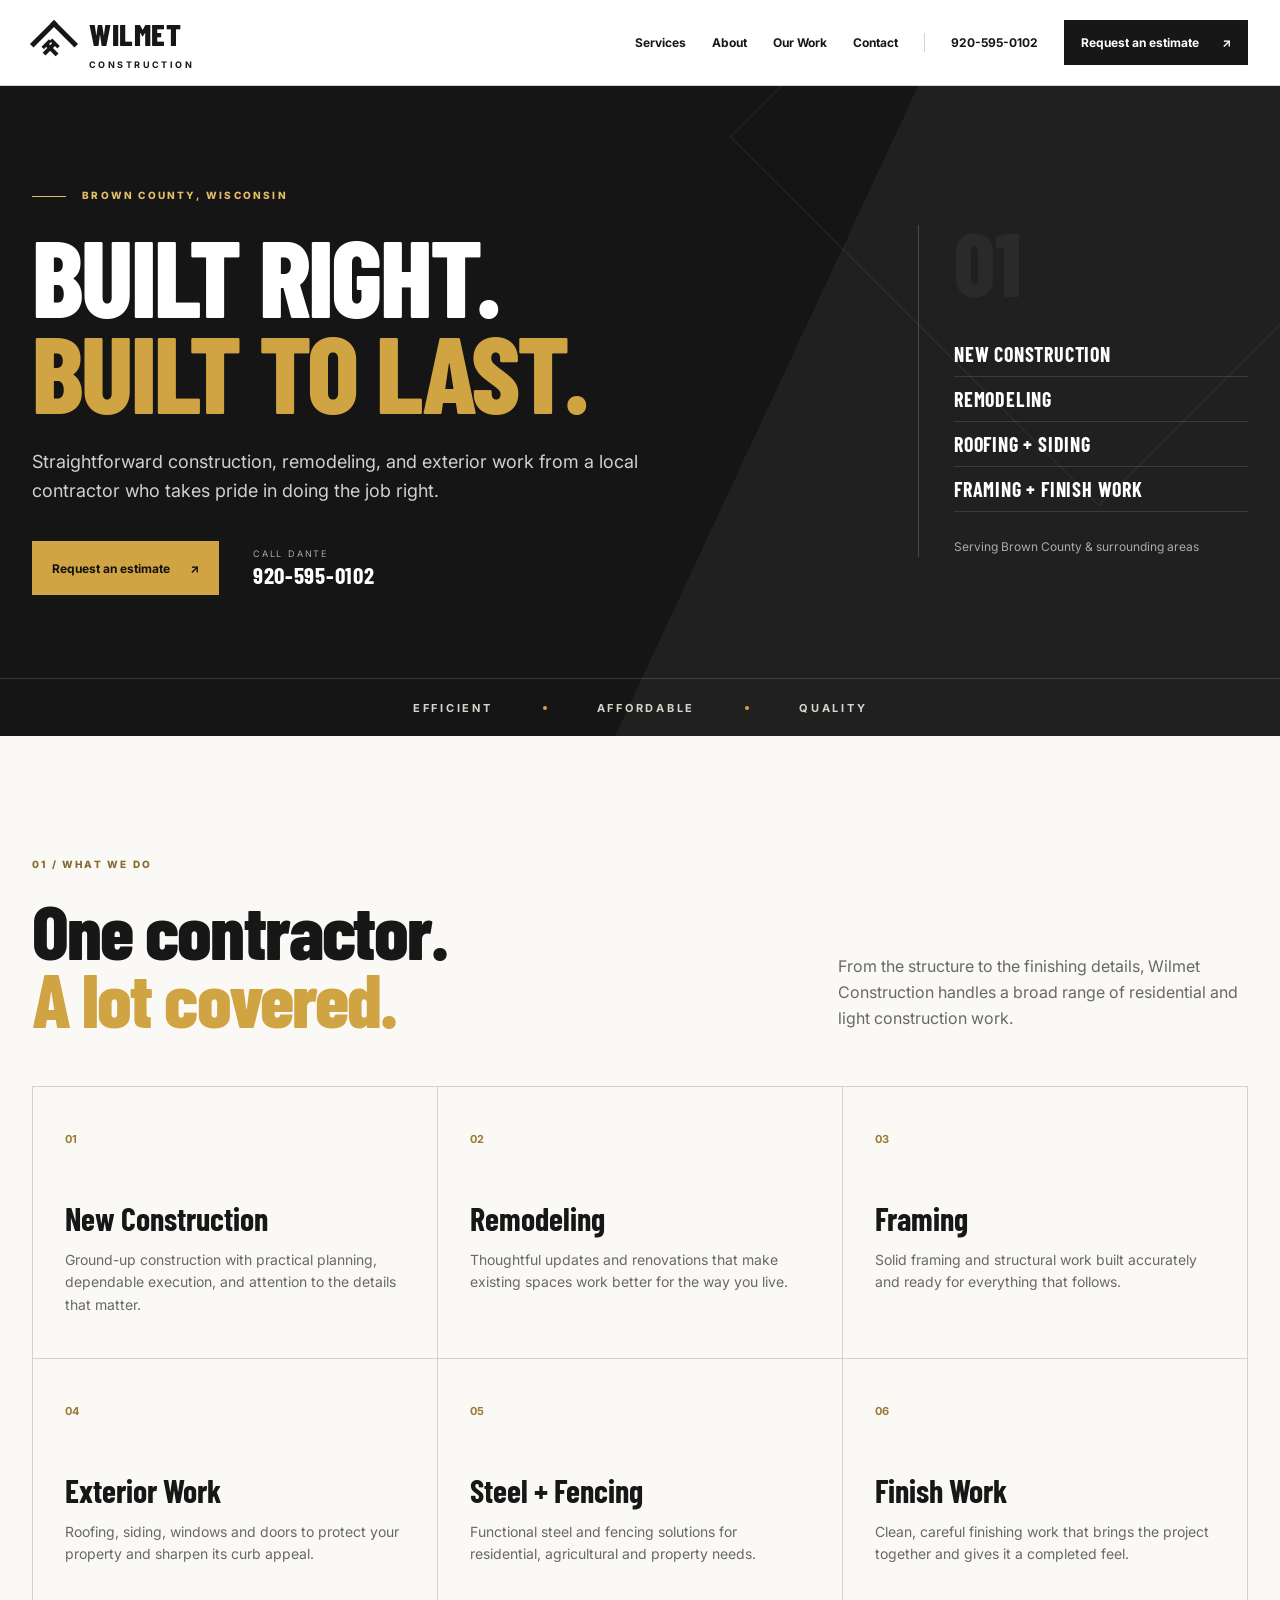
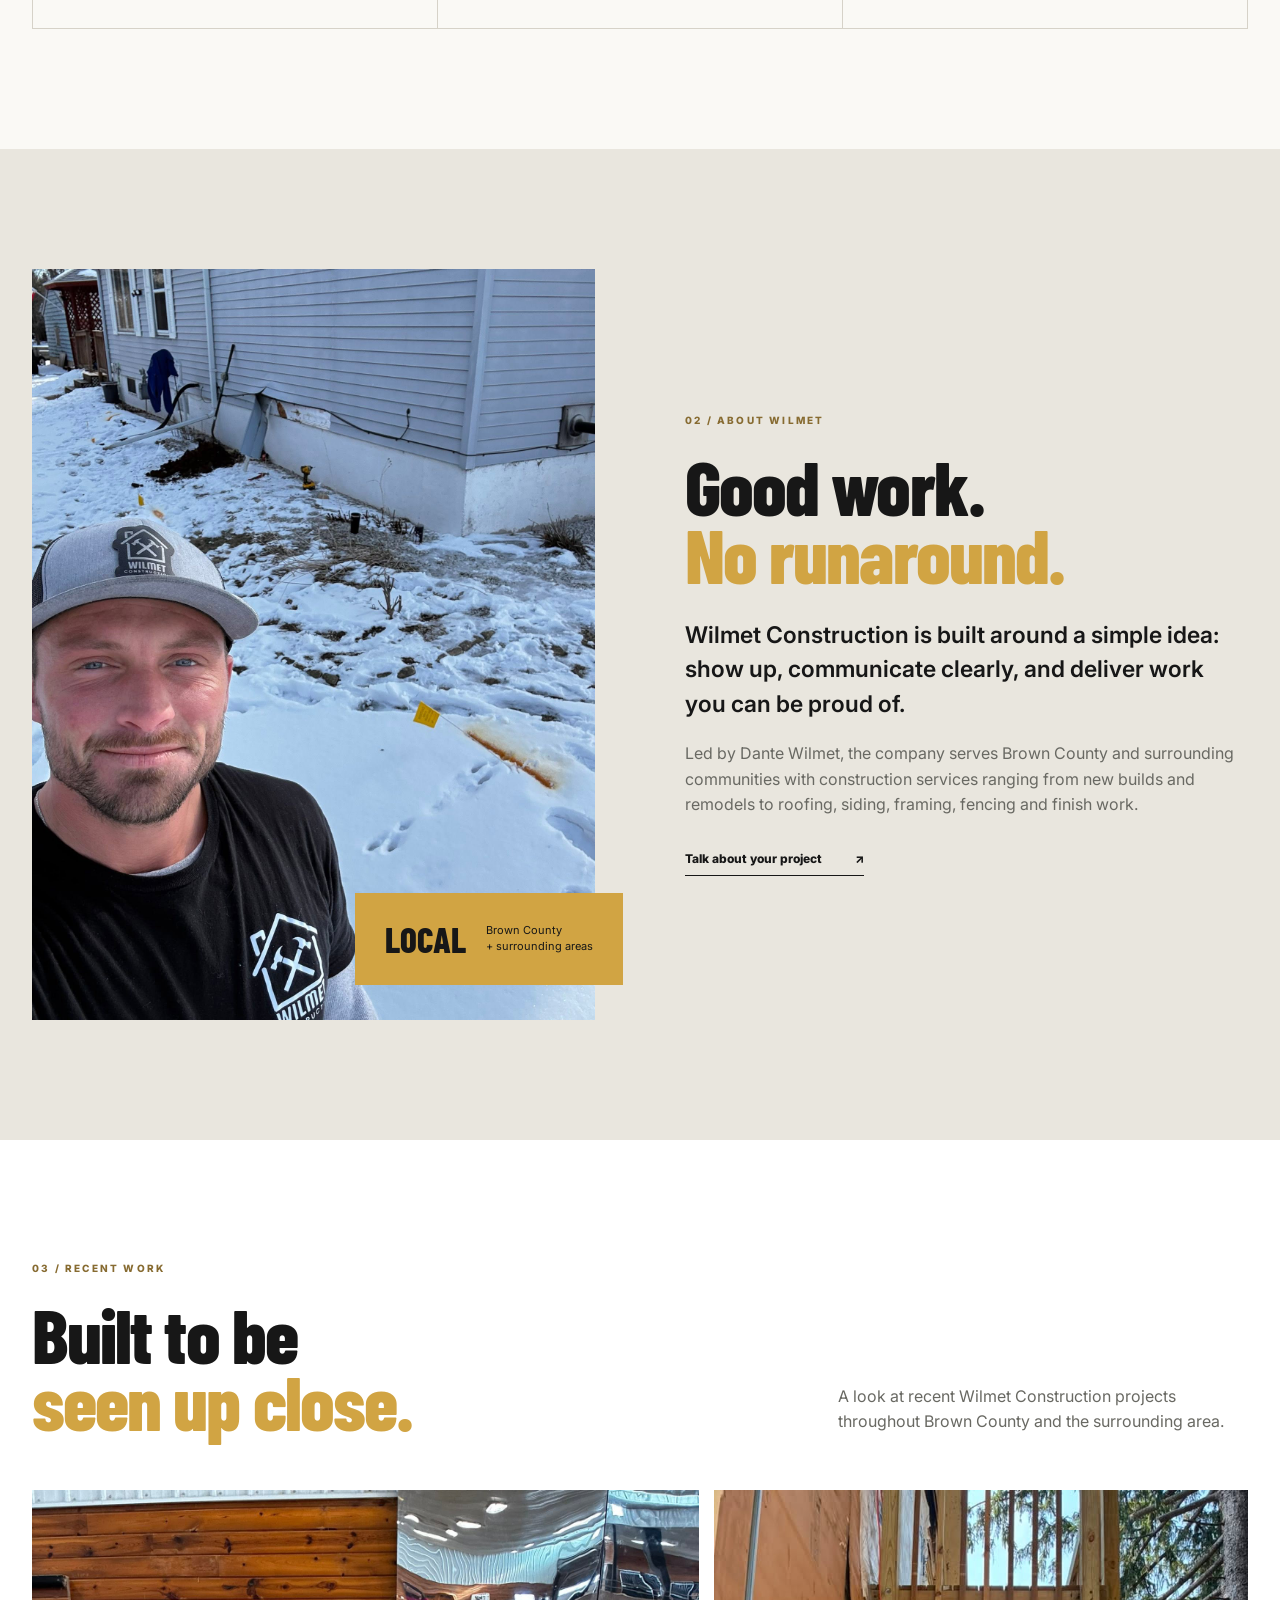
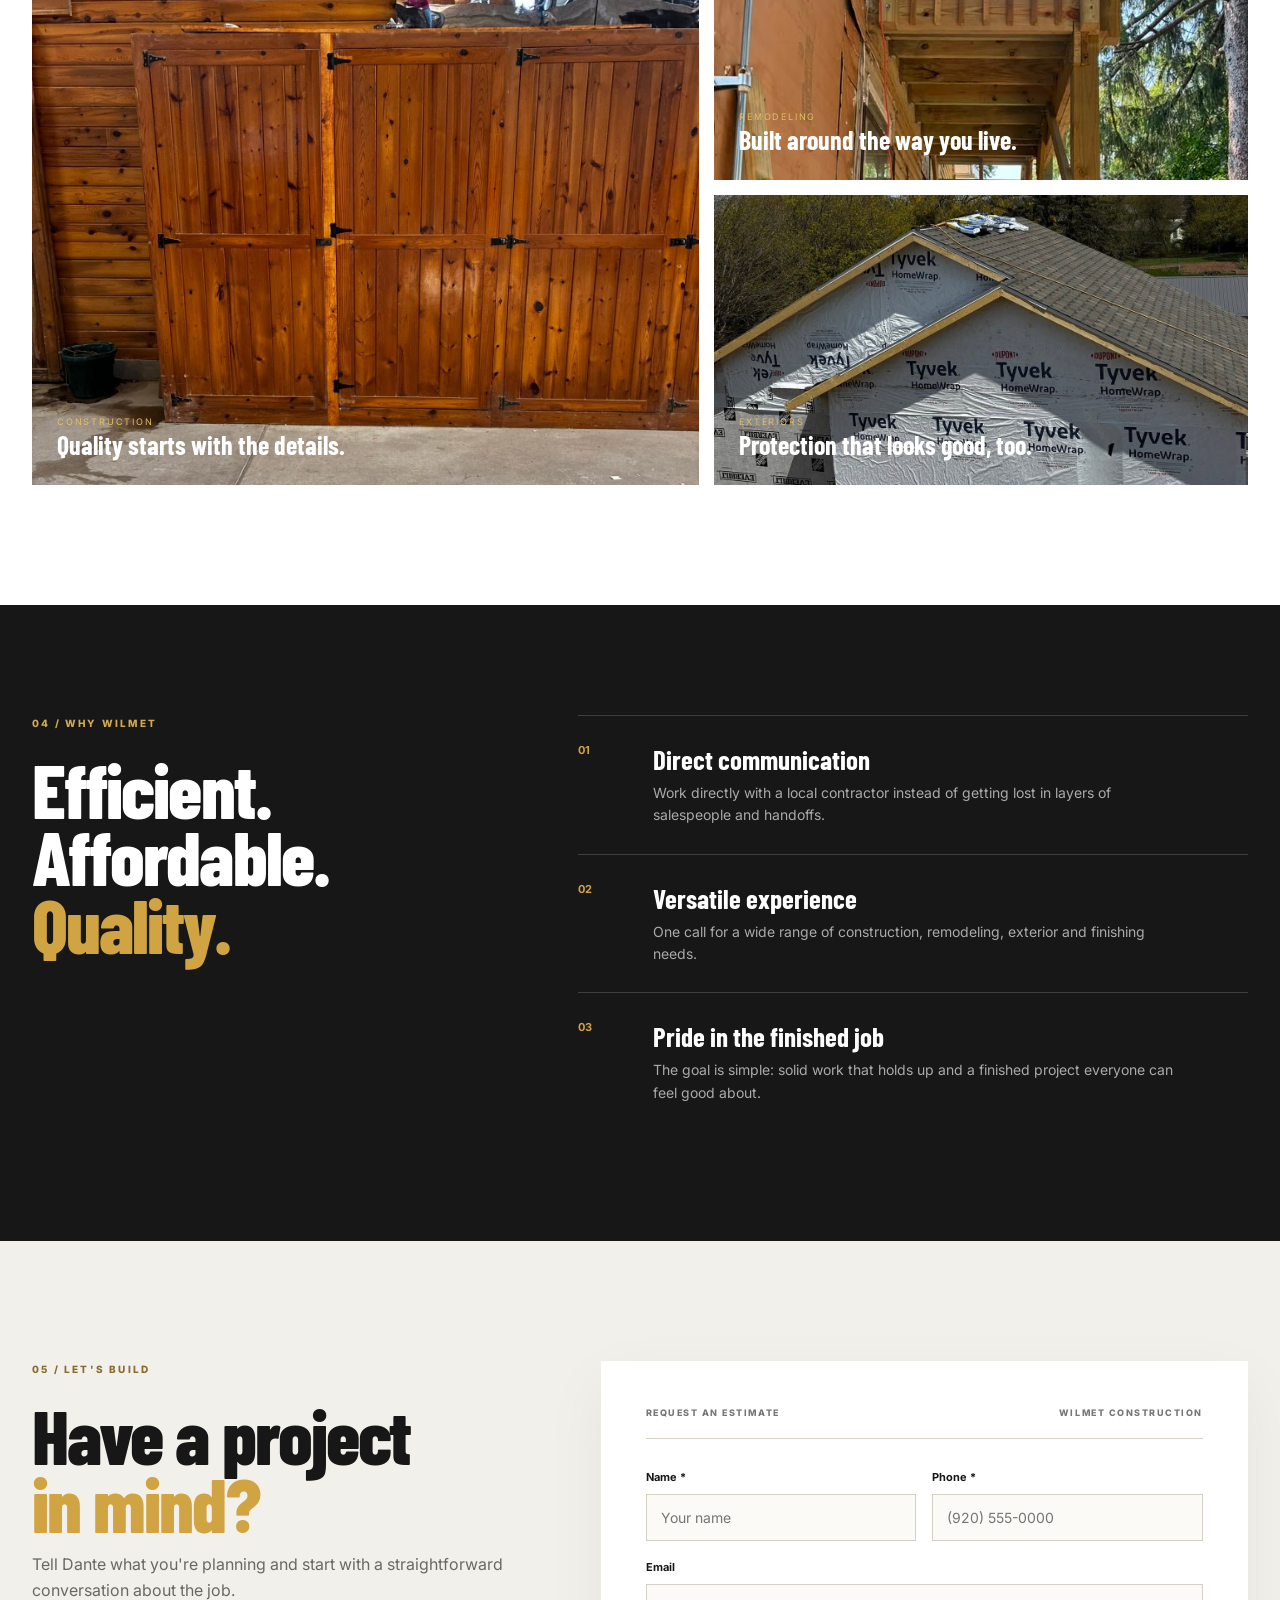
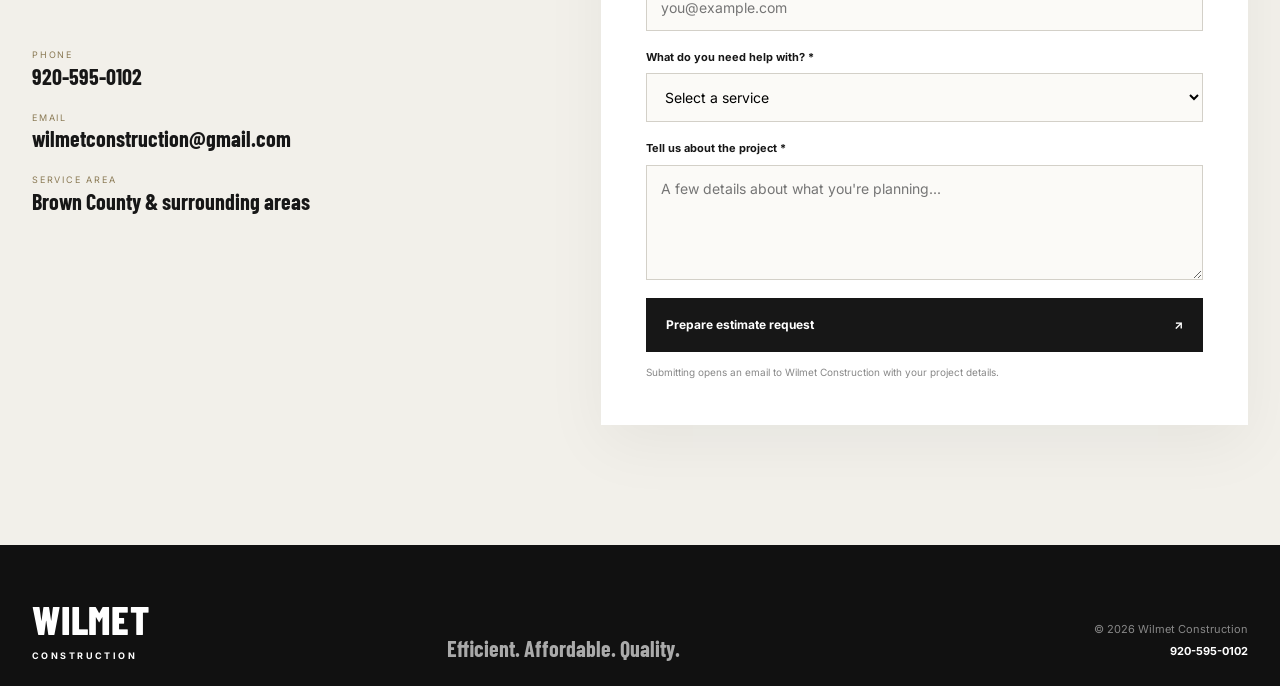
<file: portfolio-previews/wilmet-construction/index.html>
<!doctype html>
<html lang="en">
<head>
  <meta charset="utf-8">
  <meta name="viewport" content="width=device-width, initial-scale=1">

  <meta name="description" content="Wilmet Construction provides new construction, remodeling, framing, roofing, siding, windows, doors, steel, fencing and finish work in Brown County and surrounding areas.">

  <meta name="theme-color" content="#171717">

  <title>Wilmet Construction | Brown County, Wisconsin</title>

  <link rel="preconnect" href="https://fonts.googleapis.com">
  <link rel="preconnect" href="https://fonts.gstatic.com" crossorigin>

  <link href="https://fonts.googleapis.com/css2?family=Barlow+Condensed:wght@600;700;800&family=Inter:wght@400;500;600;700&display=swap" rel="stylesheet">

  <!-- Favicon -->
  <link rel="icon" type="image/png" href="favicon.png">

  <link rel="icon" type="image/png" href="assets/wilmet-favicon.png">
  
  
  <link rel="stylesheet" href="styles.css">
  <script src="script.js" defer></script>
</head>
<body>
  <a class="skip-link" href="#main">Skip to content</a>

  <header class="site-header" id="top">
    <div class="container header-inner">
      <a class="brand" href="#top" aria-label="Wilmet Construction home">
        <span class="brand-mark" aria-hidden="true"><span class="roof"></span><span class="hammer h1">T</span><span class="hammer h2">T</span></span>
        <span class="brand-copy"><strong>WILMET</strong><small>CONSTRUCTION</small></span>
      </a>
      <button class="menu-toggle" aria-label="Open menu" aria-expanded="false" aria-controls="primary-nav"><span></span><span></span><span></span></button>
      <nav id="primary-nav" class="primary-nav" aria-label="Main navigation">
        <a href="#services">Services</a>
        <a href="#about">About</a>
        <a href="#work">Our Work</a>
        <a href="#contact">Contact</a>
        <a class="nav-call" href="tel:+19205950102">920-595-0102</a>
        <a class="nav-cta" href="#contact">Request an estimate <span>↗</span></a>
      </nav>
    </div>
  </header>

  <main id="main">
    <section class="hero">
      <div class="hero-texture"></div>
      <div class="container hero-grid">
        <div class="hero-copy">
          <p class="eyebrow"><span></span> BROWN COUNTY, WISCONSIN</p>
          <h1>BUILT RIGHT.<br><em>BUILT TO LAST.</em></h1>
          <p class="hero-lead">Straightforward construction, remodeling, and exterior work from a local contractor who takes pride in doing the job right.</p>
          <div class="hero-actions">
            <a class="button button-gold" href="#contact">Request an estimate <span>↗</span></a>
            <a class="call-link" href="tel:+19205950102"><small>CALL DANTE</small><strong>920-595-0102</strong></a>
          </div>
        </div>
        <div class="hero-panel" aria-label="Wilmet Construction service overview">
          <div class="hero-panel-number">01</div>
          <p>NEW CONSTRUCTION</p><p>REMODELING</p><p>ROOFING + SIDING</p><p>FRAMING + FINISH WORK</p>
          <span>Serving Brown County & surrounding areas</span>
        </div>
      </div>
      <div class="hero-strip"><span>EFFICIENT</span><i></i><span>AFFORDABLE</span><i></i><span>QUALITY</span></div>
    </section>

    <section class="services section-pad" id="services">
      <div class="container">
        <div class="section-heading">
          <div><p class="kicker">01 / WHAT WE DO</p><h2>One contractor.<br><span>A lot covered.</span></h2></div>
          <p>From the structure to the finishing details, Wilmet Construction handles a broad range of residential and light construction work.</p>
        </div>
        <div class="service-grid">
          <article><span>01</span><h3>New Construction</h3><p>Ground-up construction with practical planning, dependable execution, and attention to the details that matter.</p></article>
          <article><span>02</span><h3>Remodeling</h3><p>Thoughtful updates and renovations that make existing spaces work better for the way you live.</p></article>
          <article><span>03</span><h3>Framing</h3><p>Solid framing and structural work built accurately and ready for everything that follows.</p></article>
          <article><span>04</span><h3>Exterior Work</h3><p>Roofing, siding, windows and doors to protect your property and sharpen its curb appeal.</p></article>
          <article><span>05</span><h3>Steel + Fencing</h3><p>Functional steel and fencing solutions for residential, agricultural and property needs.</p></article>
          <article><span>06</span><h3>Finish Work</h3><p>Clean, careful finishing work that brings the project together and gives it a completed feel.</p></article>
        </div>
      </div>
    </section>

    <section class="about" id="about">
      <div class="container about-grid">
      <div class="about-visual">
  <img
    src="assets/wilmet-owner-photo.jpg"
    alt="Wilmet Construction project"
    class="about-photo"
  >

  <div class="badge">
    <strong>LOCAL</strong>
    <span>Brown County<br>+ surrounding areas</span>
  </div>
</div>  
        <div class="about-copy"><p class="kicker">02 / ABOUT WILMET</p><h2>Good work.<br><span>No runaround.</span></h2><p class="lead">Wilmet Construction is built around a simple idea: show up, communicate clearly, and deliver work you can be proud of.</p><p>Led by Dante Wilmet, the company serves Brown County and surrounding communities with construction services ranging from new builds and remodels to roofing, siding, framing, fencing and finish work.</p><a class="text-link" href="#contact">Talk about your project <span>↗</span></a></div>
      </div>
    </section>

    <section class="work section-pad" id="work">
  <div class="container">

    <div class="section-heading work-heading">
      <div>
        <p class="kicker">03 / RECENT WORK</p>
        <h2>Built to be<br><span>seen up close.</span></h2>
      </div>

      <p>
        A look at recent Wilmet Construction projects throughout
        Brown County and the surrounding area.
      </p>
    </div>

    <div class="work-grid">

      <figure class="project project-large">
        <img
          src="assets/wilmet-gate-photo.jpg"
          alt="Wilmet Construction project"
        >
        <figcaption>
          <small>CONSTRUCTION</small>
          <strong>Quality starts with the details.</strong>
        </figcaption>
      </figure>

      <figure class="project">
        <img
          src="assets/wilmet-web-photo.jpg"
          alt="Wilmet Construction remodeling project"
        >
        <figcaption>
          <small>REMODELING</small>
          <strong>Built around the way you live.</strong>
        </figcaption>
      </figure>

      <figure class="project">
        <img 
         class="roof-photo"
         src="assets/wilmet-ariel-view.jpg" 
        alt="Wilmet Construction exterior project" 
>
        <figcaption>
          <small>EXTERIORS</small>
          <strong>Protection that looks good, too.</strong>
        </figcaption>
      </figure>

    </div>
  </div>
</section>

    <section class="why">
      <div class="container why-grid"><div><p class="kicker kicker-light">04 / WHY WILMET</p><h2>Efficient.<br>Affordable.<br><span>Quality.</span></h2></div><div class="why-points"><article><strong>01</strong><div><h3>Direct communication</h3><p>Work directly with a local contractor instead of getting lost in layers of salespeople and handoffs.</p></div></article><article><strong>02</strong><div><h3>Versatile experience</h3><p>One call for a wide range of construction, remodeling, exterior and finishing needs.</p></div></article><article><strong>03</strong><div><h3>Pride in the finished job</h3><p>The goal is simple: solid work that holds up and a finished project everyone can feel good about.</p></div></article></div></div>
    </section>

    <section class="contact section-pad" id="contact">
      <div class="container contact-grid">
        <div class="contact-copy"><p class="kicker">05 / LET'S BUILD</p><h2>Have a project<br><span>in mind?</span></h2><p>Tell Dante what you're planning and start with a straightforward conversation about the job.</p><div class="contact-details"><a href="tel:+19205950102"><small>PHONE</small><strong>920-595-0102</strong></a><a href="mailto:wilmetconstruction@gmail.com"><small>EMAIL</small><strong>wilmetconstruction@gmail.com</strong></a><div><small>SERVICE AREA</small><strong>Brown County & surrounding areas</strong></div></div></div>
        <form class="estimate-form" id="estimate-form">
          <div class="form-head"><span>REQUEST AN ESTIMATE</span><span>WILMET CONSTRUCTION</span></div>
          <div class="form-row"><label>Name *<input name="name" required placeholder="Your name"></label><label>Phone *<input name="phone" required type="tel" placeholder="(920) 555-0000"></label></div>
          <label>Email<input name="email" type="email" placeholder="you@example.com"></label>
          <label>What do you need help with? *<select name="service" required><option value="">Select a service</option><option>New Construction</option><option>Remodeling</option><option>Framing</option><option>Roofing / Siding</option><option>Windows / Doors</option><option>Steel / Fencing</option><option>Finish Work</option><option>Other</option></select></label>
          <label>Tell us about the project *<textarea name="message" required rows="5" placeholder="A few details about what you're planning..."></textarea></label>
          <button class="button button-dark" type="submit">Prepare estimate request <span>↗</span></button>
          <p class="form-note">Submitting opens an email to Wilmet Construction with your project details.</p>
        </form>
      </div>
    </section>
  </main>

  <footer><div class="container footer-inner"><a class="brand brand-footer" href="#top"><span class="brand-copy"><strong>WILMET</strong><small>CONSTRUCTION</small></span></a><p>Efficient. Affordable. Quality.</p><div><span>© <span id="year"></span> Wilmet Construction</span><a href="tel:+19205950102">920-595-0102</a></div></div></footer>

<!-- Back to Top Button -->
<button id="backToTop" class="back-to-top" aria-label="Back to top">
  ↑
</button>

</body>
</html>
</file>
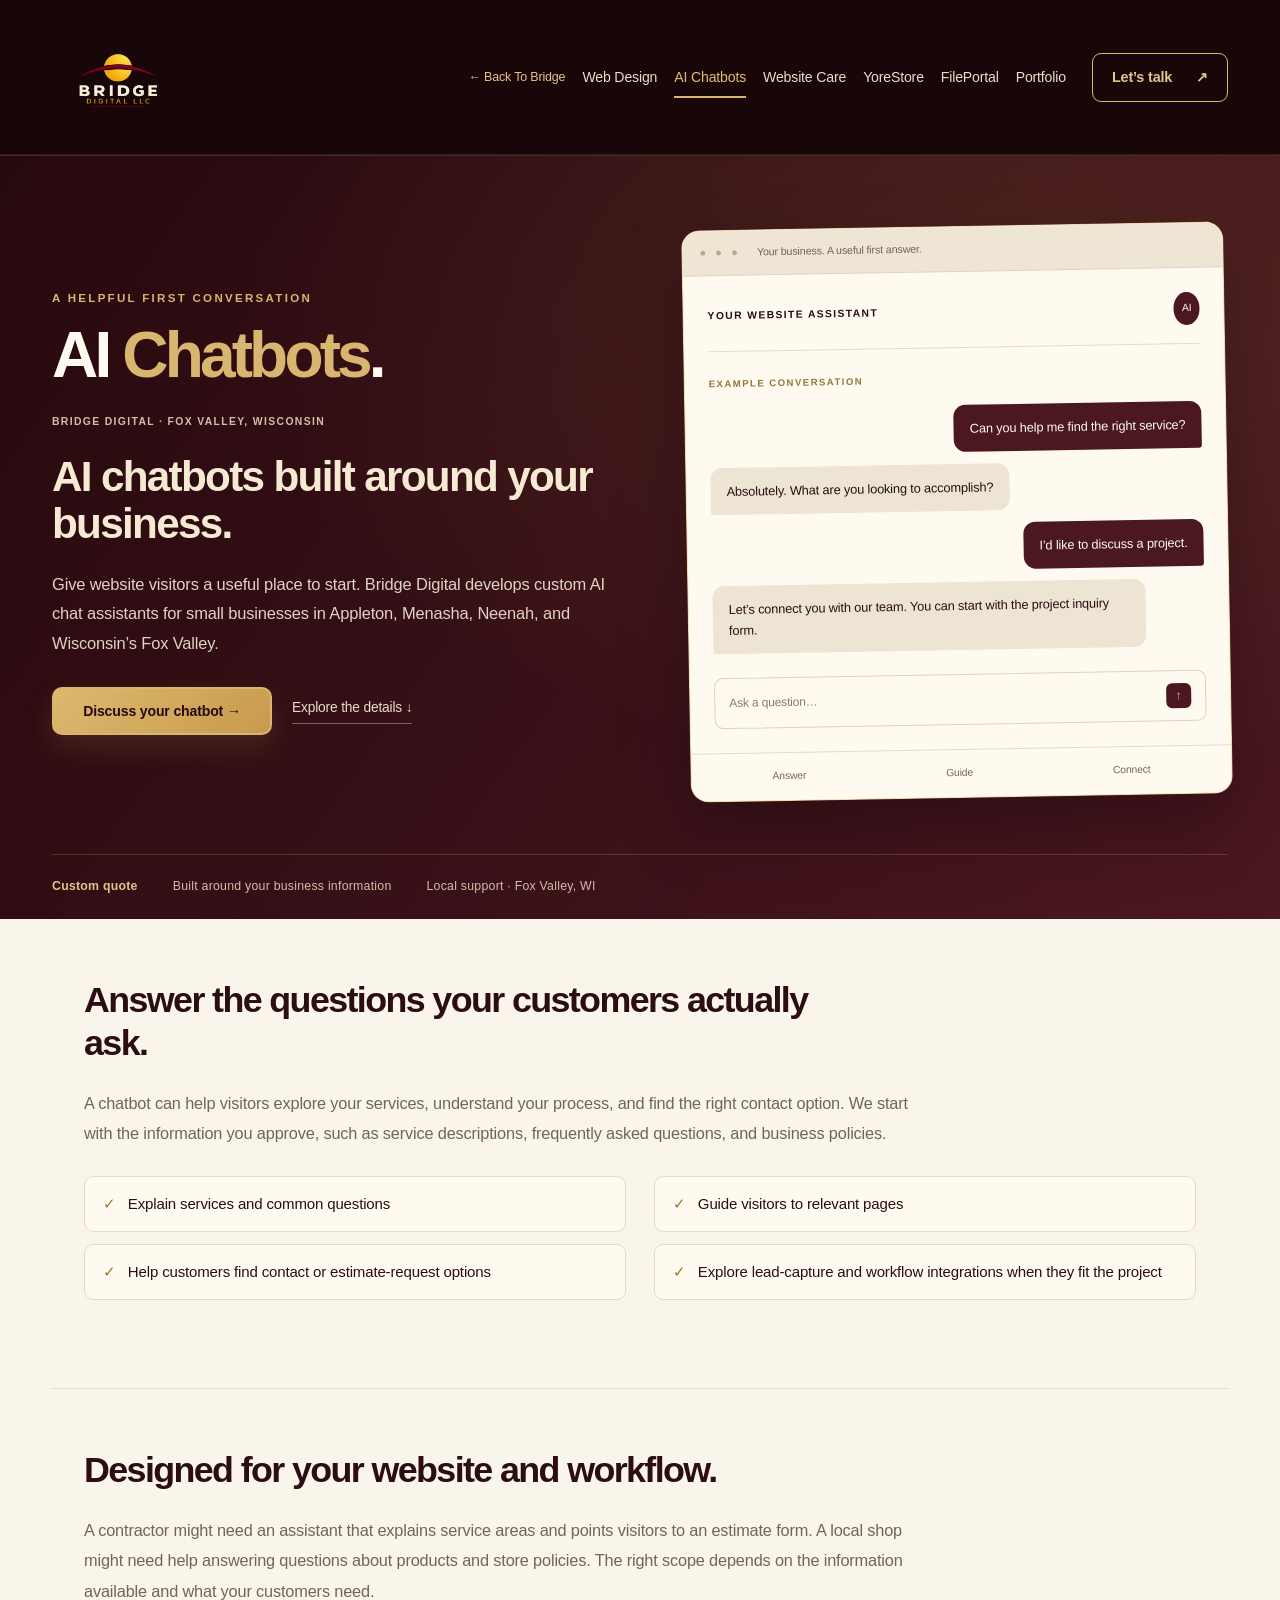
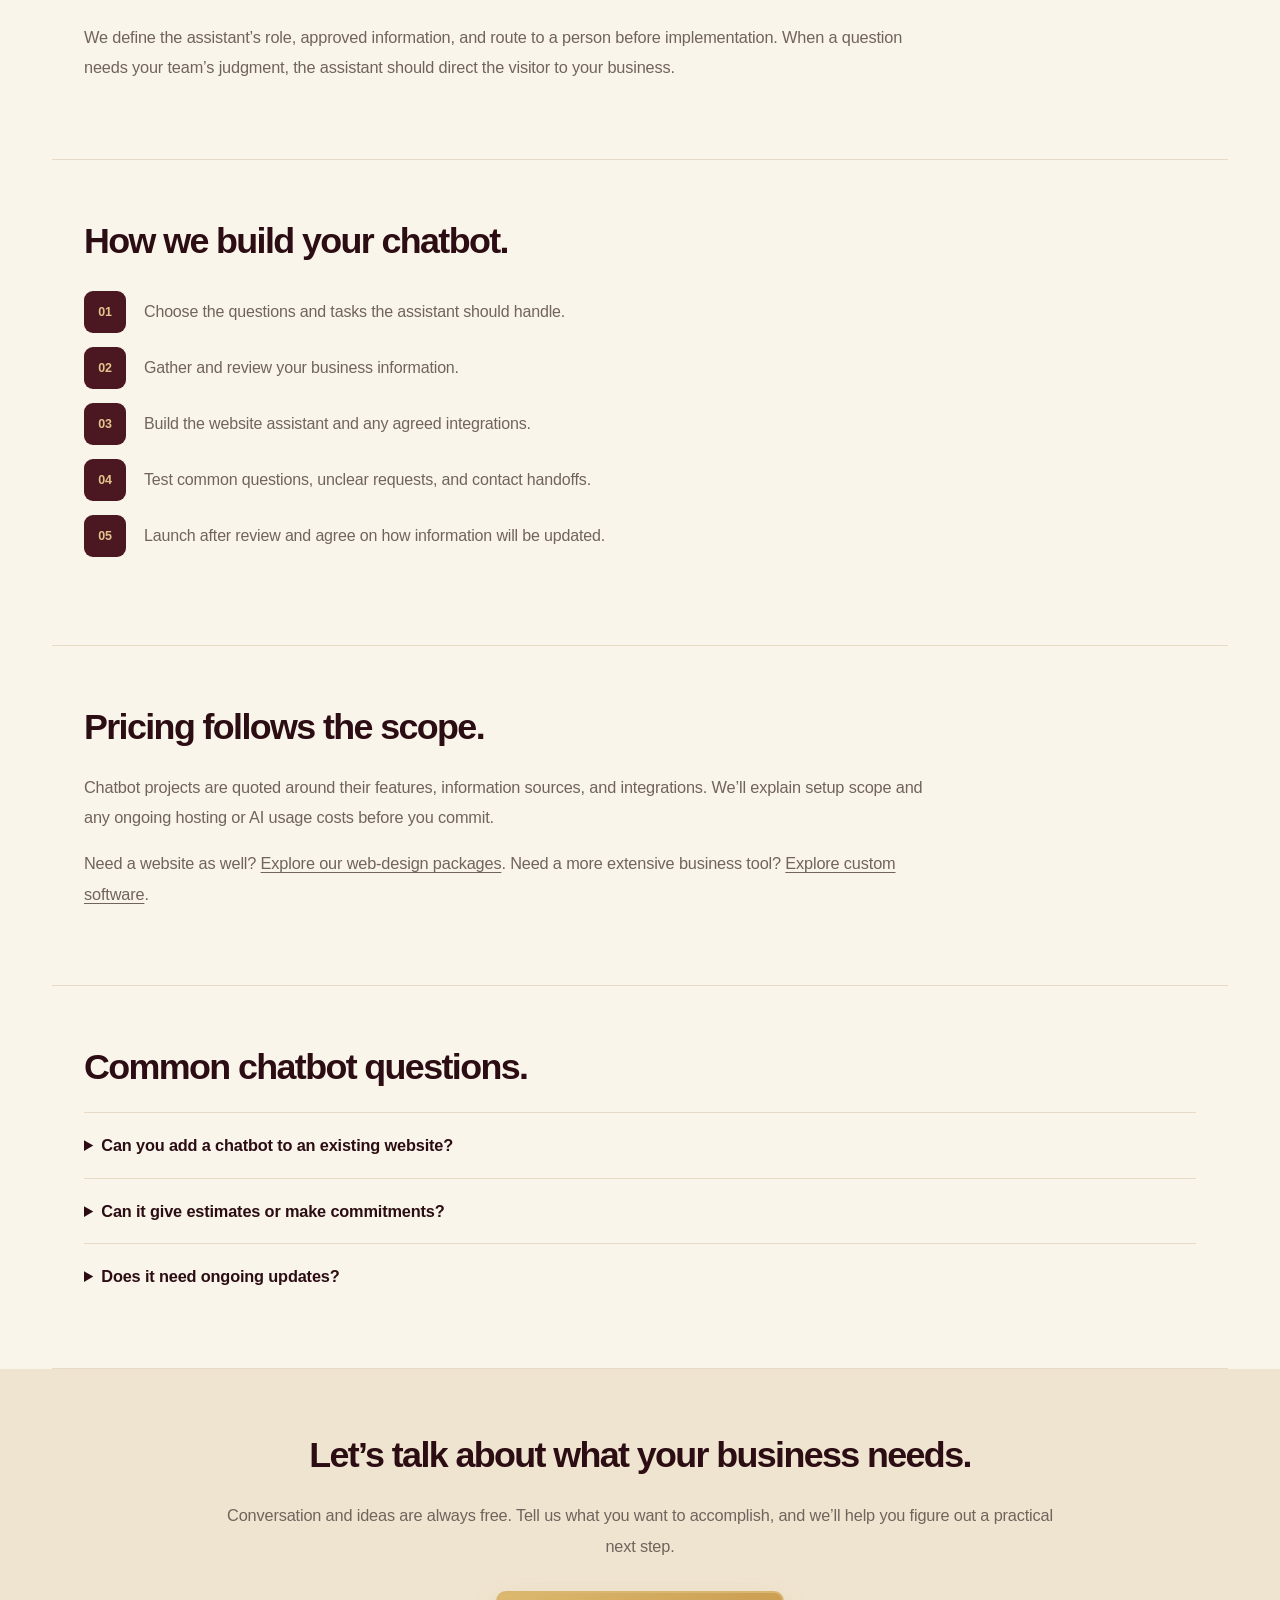
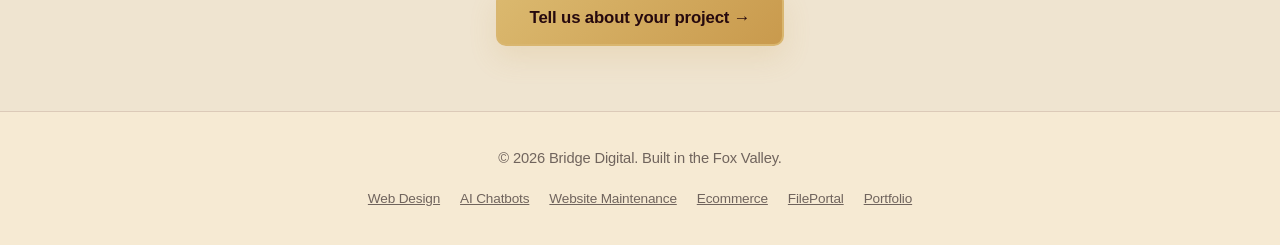
<file: ai-chatbots.html>
<!DOCTYPE html><html lang="en"><head><meta charset="UTF-8"><meta name="viewport" content="width=device-width, initial-scale=1"><title>Custom AI Chatbot Development | Bridge Digital Fox Valley</title><link rel="icon" type="image/png" href="assets/images/bridge-favicon.png"><link rel="stylesheet" href="css/style.css"><link rel="stylesheet" href="css/seo-pages.css"><meta name="twitter:card" content="summary_large_image"><meta name="twitter:image" content="https://buildwithbridge.dev/assets/images/bridge-digital-social.png"><script type="application/ld+json">{"@context": "https://schema.org", "@type": "Service", "name": "Custom AI chatbot development", "url": "https://buildwithbridge.dev/ai-chatbots.html", "description": "Custom website AI chatbots for Fox Valley small businesses. Help visitors find answers, explore your services, and connect with your team.", "provider": {"@type": "ProfessionalService", "@id": "https://buildwithbridge.dev/#business", "name": "Bridge Digital", "url": "https://buildwithbridge.dev/"}, "areaServed": {"@type": "Place", "name": "Fox Valley, Wisconsin"}}</script>
  <meta name="description" content="Custom website AI chatbots for Fox Valley small businesses. Help visitors find answers, explore your services, and connect with your team.">
  <link rel="canonical" href="https://buildwithbridge.dev/ai-chatbots.html">
  <meta property="og:type" content="website">
  <meta property="og:site_name" content="Bridge Digital">
  <meta property="og:title" content="Custom AI Chatbot Development | Bridge Digital Fox Valley">
  <meta property="og:description" content="Custom website AI chatbots for Fox Valley small businesses. Help visitors find answers, explore your services, and connect with your team.">
  <meta property="og:url" content="https://buildwithbridge.dev/ai-chatbots.html">
  <meta property="og:image" content="https://buildwithbridge.dev/assets/images/bridge-digital-social.png">
  <meta name="twitter:title" content="Custom AI Chatbot Development | Bridge Digital Fox Valley">
  <meta name="twitter:description" content="Custom website AI chatbots for Fox Valley small businesses. Help visitors find answers, explore your services, and connect with your team.">
<link rel="stylesheet" href="css/premium-products.css">
<link rel="stylesheet" href="css/premium-ai.css">
</head><body class="premium-product"><header class="product-header"><nav class="product-navigation" aria-label="Main navigation"><a class="product-logo" href="index.html" aria-label="Bridge Digital home"><img src="assets/images/newbridgemodernlogo-320.webp" alt="Bridge Digital" width="320" height="320"></a><div class="product-desktop-links"><a class="back-to-bridge" href="index.html">← Back To Bridge</a><a href="web-design.html">Web Design</a><a href="ai-chatbots.html" aria-current="page">AI Chatbots</a><a href="bridge-tending.html">Website Care</a><a href="ecommerce.html">YoreStore</a><a href="fileportal.html">FilePortal</a><a href="portfolio.html">Portfolio</a></div><a class="product-nav-quote" href="index.html?service=ai#contact">Let’s talk <span aria-hidden="true">↗</span></a><details class="product-mobile-menu"><summary>Menu <span aria-hidden="true">＋</span></summary><div><a class="back-to-bridge" href="index.html">← Back To Bridge</a><a href="web-design.html">Web Design</a><a href="ai-chatbots.html" aria-current="page">AI Chatbots</a><a href="bridge-tending.html">Website Care</a><a href="ecommerce.html">YoreStore</a><a href="fileportal.html">FilePortal</a><a href="portfolio.html">Portfolio</a><a href="index.html?service=ai#contact">Request a quote →</a></div></details></nav></header><main><section class="seo-hero product-hero"><div class="product-hero-inner"><div class="product-hero-copy"><p class="product-kicker">A HELPFUL FIRST CONVERSATION</p><div class="product-wordmark">AI <span>Chatbots</span><span class="product-wordmark-dot">.</span></div><p class="seo-eyebrow">BRIDGE DIGITAL · FOX VALLEY, WISCONSIN</p><h1>AI chatbots built around your business.</h1><p>Give website visitors a useful place to start. Bridge Digital develops custom AI chat assistants for small businesses in Appleton, Menasha, Neenah, and Wisconsin’s Fox Valley.</p><div class="product-hero-actions"><a class="btn btn-primary" href="index.html?service=ai#contact">Discuss your chatbot →</a><a class="product-secondary-link" href="#product-details">Explore the details ↓</a></div></div><div class="product-showcase chat-showcase" aria-label="Illustration of a sample website chatbot conversation"><div class="showcase-bar"><span class="showcase-dots" aria-hidden="true">● ● ●</span><span>Your business. A useful first answer.</span></div><div class="portal-preview"><div class="portal-preview-nav"><strong>YOUR WEBSITE ASSISTANT</strong><span class="preview-avatar" aria-hidden="true">AI</span></div><p class="preview-label">EXAMPLE CONVERSATION</p><div class="sample-chat"><div class="chat-message chat-visitor">Can you help me find the right service?</div><div class="chat-message chat-assistant">Absolutely. What are you looking to accomplish?</div><div class="chat-message chat-visitor">I’d like to discuss a project.</div><div class="chat-message chat-assistant">Let’s connect you with our team. You can start with the project inquiry form.</div></div><div class="chat-input-illustration" aria-hidden="true"><span>Ask a question…</span><span>↑</span></div></div><div class="showcase-bottom"><span>Answer</span><span>Guide</span><span>Connect</span></div></div></div><div class="product-hero-note"><span>Custom quote</span><span>Built around your business information</span><span>Local support · Fox Valley, WI</span></div></section><section class="seo-content" id="product-details"><h2>Answer the questions your customers actually ask.</h2><p>A chatbot can help visitors explore your services, understand your process, and find the right contact option. We start with the information you approve, such as service descriptions, frequently asked questions, and business policies.</p><ul><li>Explain services and common questions</li><li>Guide visitors to relevant pages</li><li>Help customers find contact or estimate-request options</li><li>Explore lead-capture and workflow integrations when they fit the project</li></ul></section><section class="seo-content"><h2>Designed for your website and workflow.</h2><p>A contractor might need an assistant that explains service areas and points visitors to an estimate form. A local shop might need help answering questions about products and store policies. The right scope depends on the information available and what your customers need.</p><p>We define the assistant’s role, approved information, and route to a person before implementation. When a question needs your team’s judgment, the assistant should direct the visitor to your business.</p></section><section class="seo-content"><h2>How we build your chatbot.</h2><ol><li>Choose the questions and tasks the assistant should handle.</li><li>Gather and review your business information.</li><li>Build the website assistant and any agreed integrations.</li><li>Test common questions, unclear requests, and contact handoffs.</li><li>Launch after review and agree on how information will be updated.</li></ol></section><section class="seo-content"><h2>Pricing follows the scope.</h2><p>Chatbot projects are quoted around their features, information sources, and integrations. We’ll explain setup scope and any ongoing hosting or AI usage costs before you commit.</p><p>Need a website as well? <a href="web-design.html">Explore our web-design packages</a>. Need a more extensive business tool? <a href="custom-software.html">Explore custom software</a>.</p></section><section class="seo-content"><h2>Common chatbot questions.</h2><details class="product-faq"><summary>Can you add a chatbot to an existing website?</summary><p>We can review your website’s platform and integration options to determine the best approach.</p></details><details class="product-faq"><summary>Can it give estimates or make commitments?</summary><p>That depends on your approved workflow. Project-specific pricing and commitments should go to your team unless a clearly defined quoting system is part of the agreed build.</p></details><details class="product-faq"><summary>Does it need ongoing updates?</summary><p>Yes. When your services, policies, or other business information change, the assistant’s information needs to stay current.</p></details></section><section class="seo-content seo-cta"><h2>Let’s talk about what your business needs.</h2><p>Conversation and ideas are always free. Tell us what you want to accomplish, and we’ll help you figure out a practical next step.</p><a class="btn btn-primary" href="index.html?service=ai#contact">Tell us about your project →</a></section></main><footer>© 2026 Bridge Digital. Built in the Fox Valley.<div class="seo-footer-links"><a href="web-design.html">Web Design</a><a href="ai-chatbots.html">AI Chatbots</a><a href="bridge-tending.html">Website Maintenance</a><a href="ecommerce.html">Ecommerce</a><a href="fileportal.html">FilePortal</a><a href="portfolio.html">Portfolio</a></div></footer></body></html>
</file>
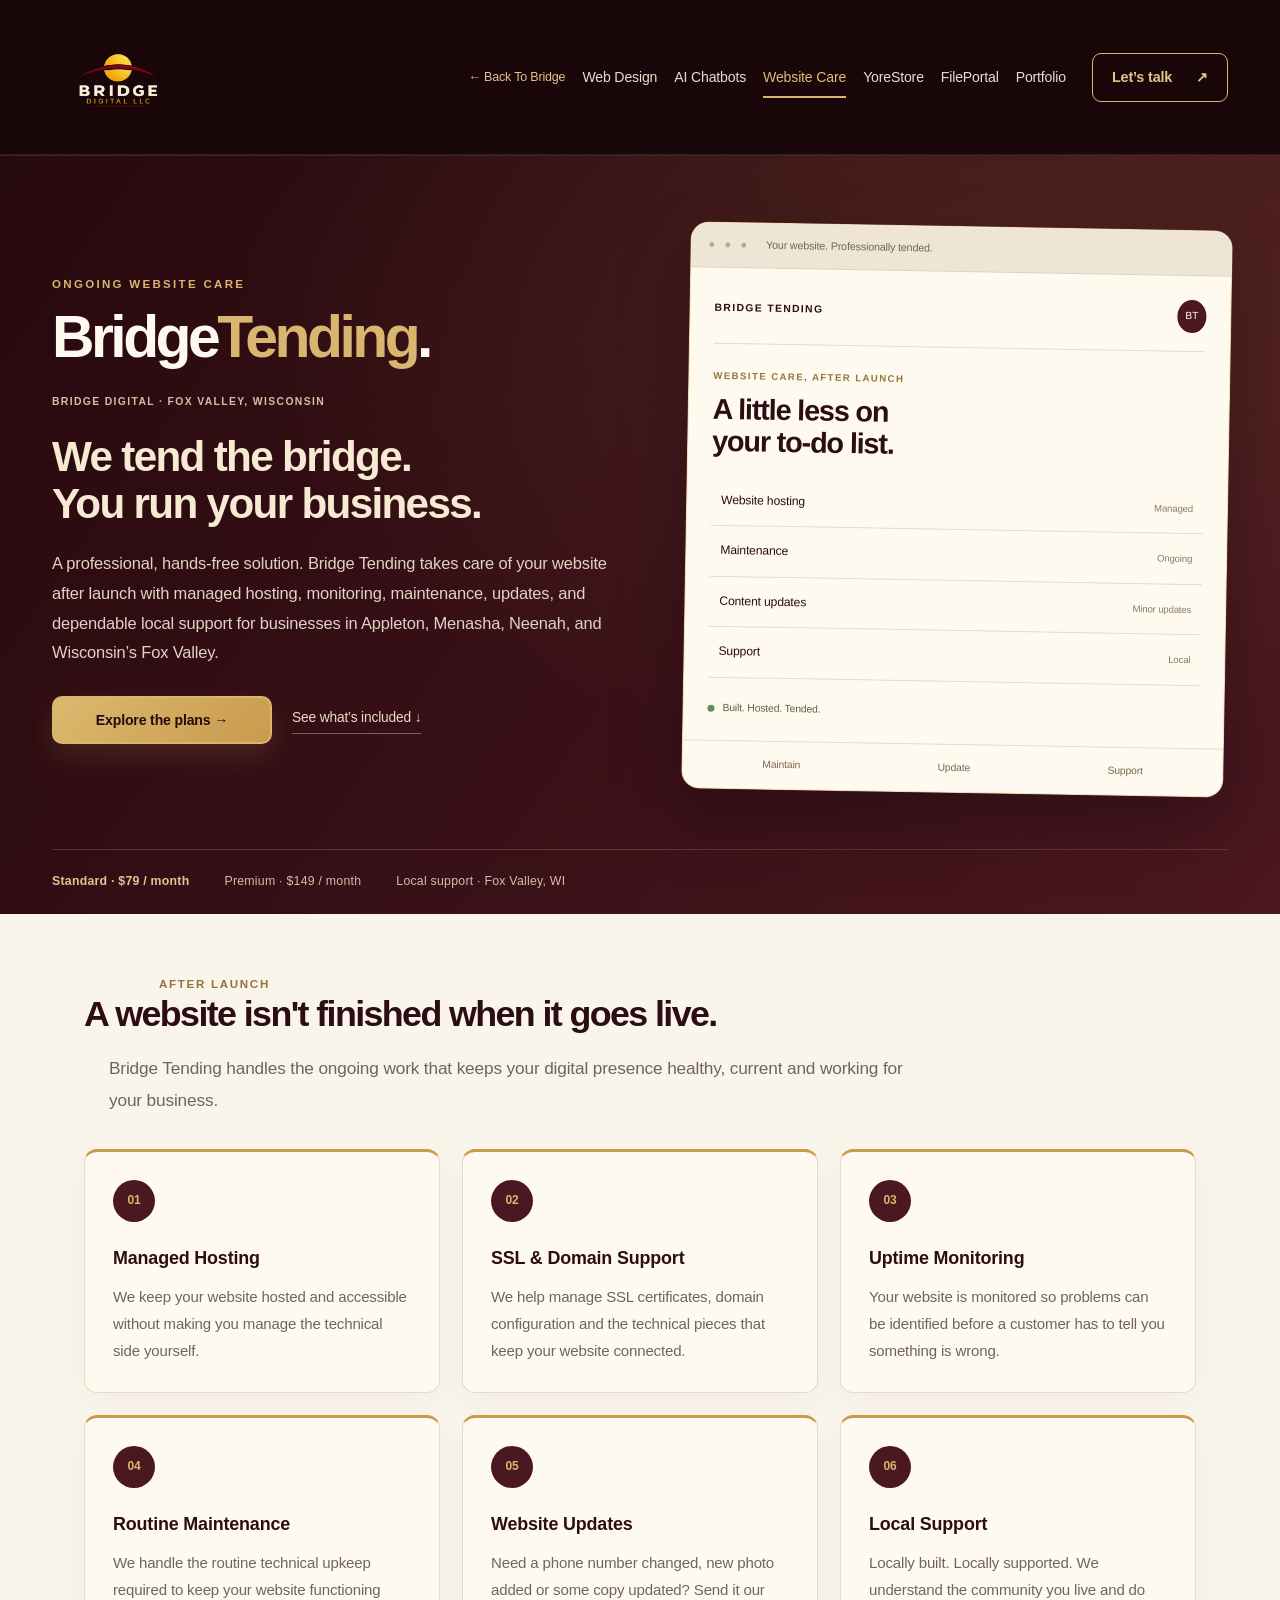
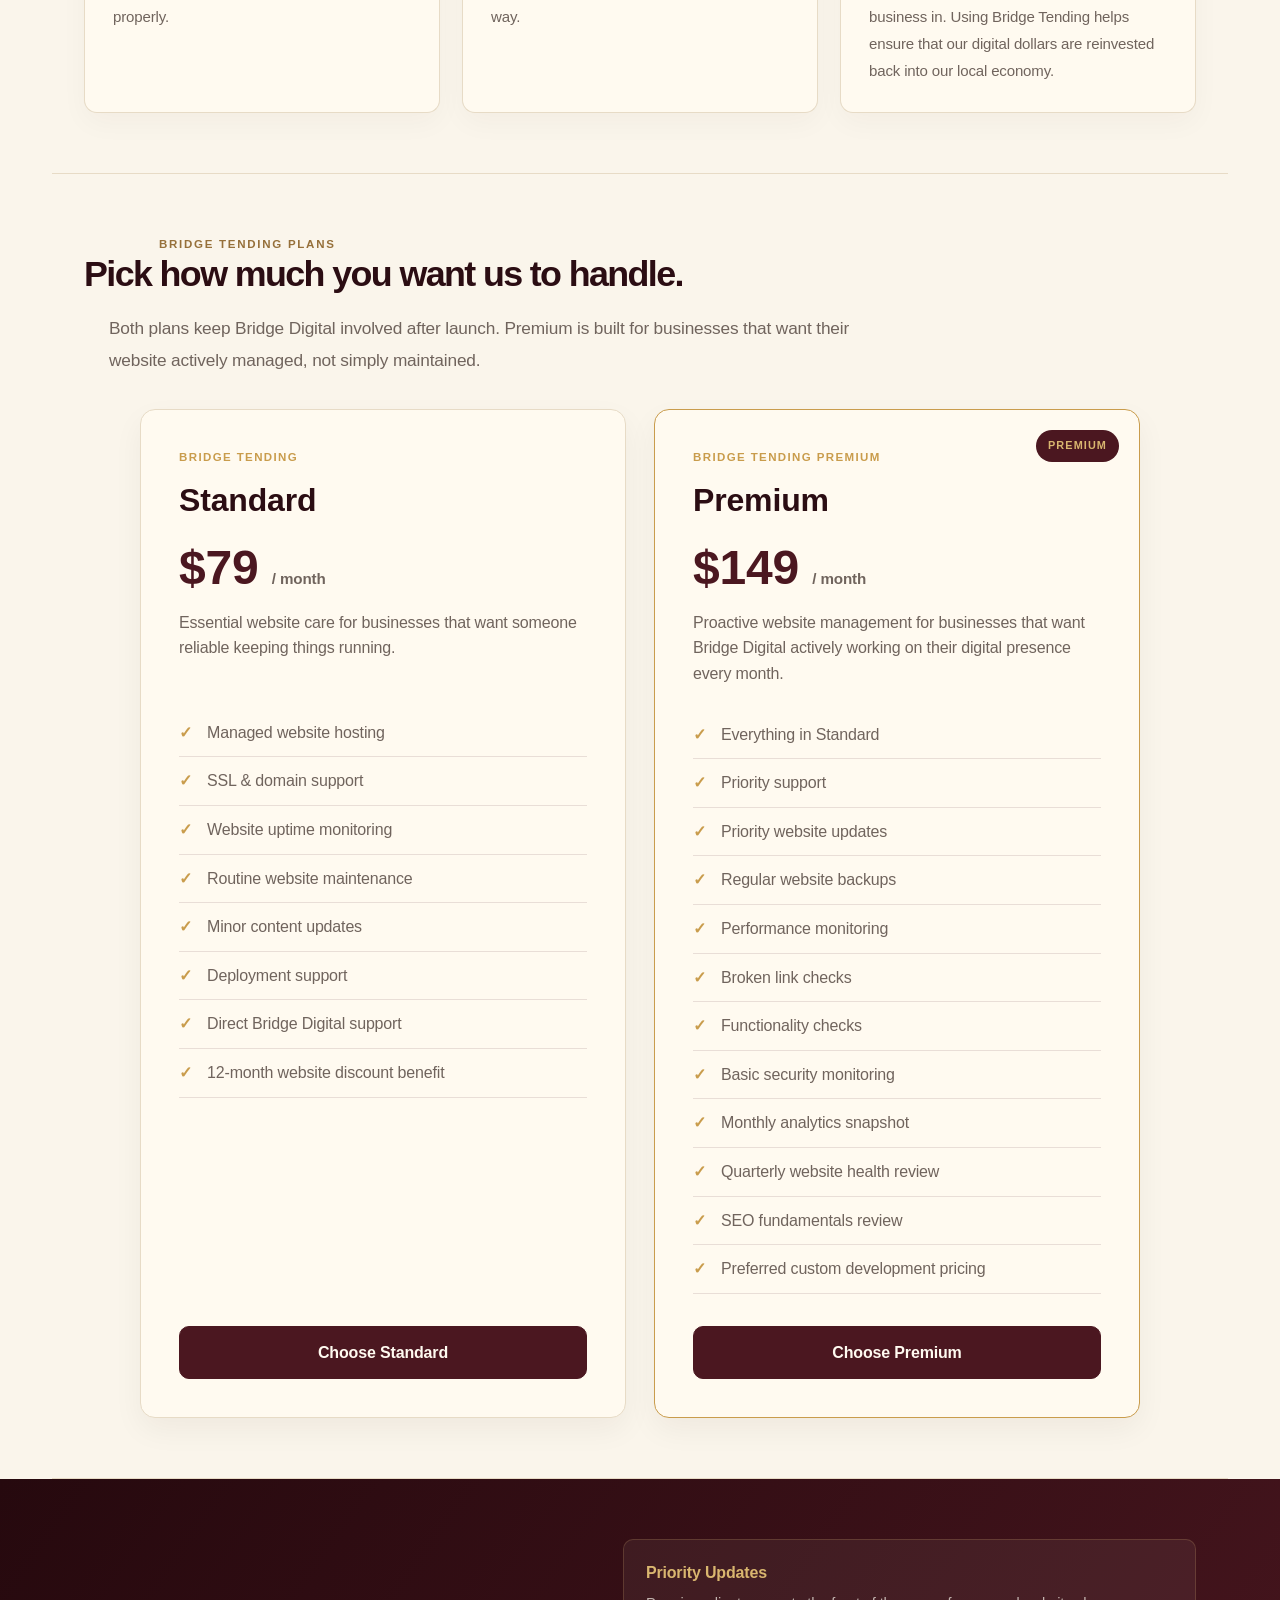
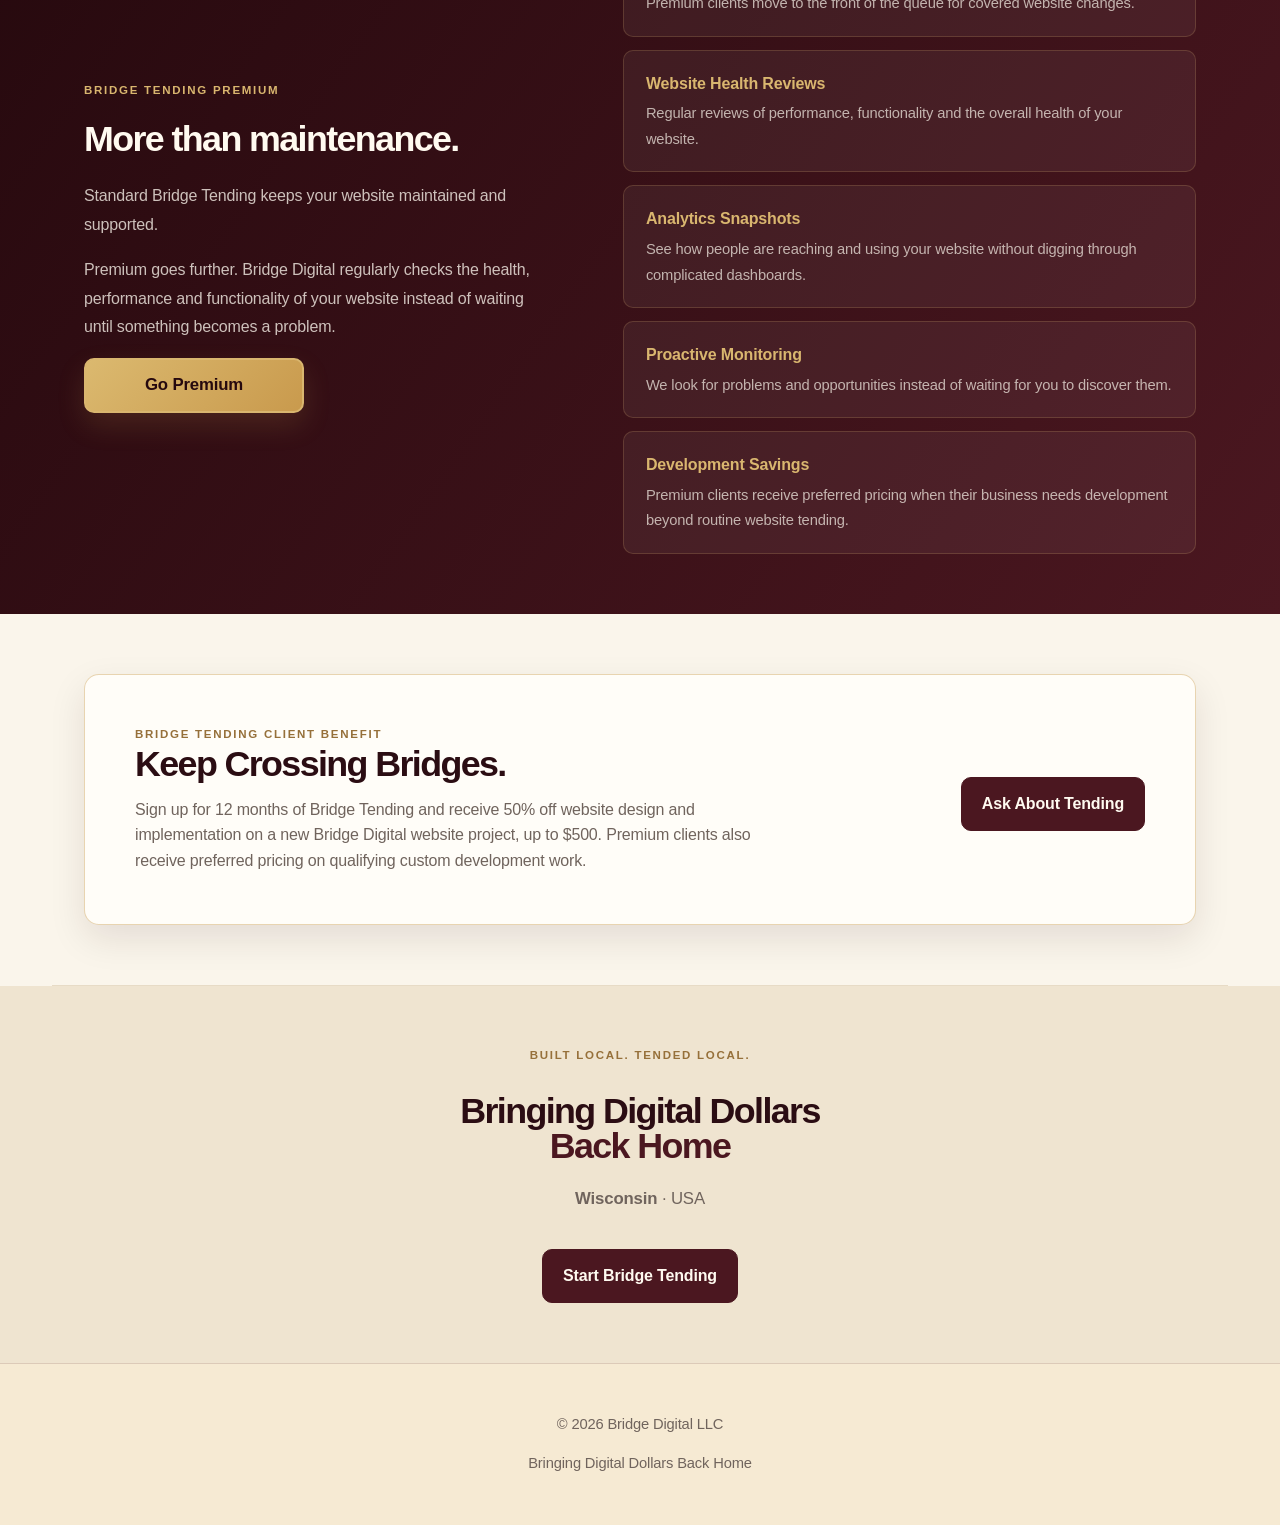
<file: bridge-tending.html>
<!DOCTYPE html>
<html lang="en">

<head>
  <meta charset="UTF-8">
<!-- Google Analytics -->
<script async src="https://www.googletagmanager.com/gtag/js?id=G-BWVX5FQ9VG"></script>
<script>
  window.dataLayer = window.dataLayer || [];
  function gtag() { window.dataLayer.push(arguments); }
  gtag('js', new Date());
  gtag('config', 'G-BWVX5FQ9VG');
</script>


  <meta
    name="viewport"
    content="width=device-width, initial-scale=1.0"
  >

  <title>Fox Valley Website Maintenance &amp; Hosting | Bridge Digital</title>

  <link
    rel="stylesheet"
    href="css/style.css"
  >

  <meta name="description" content="Keep your business website hosted, maintained, updated, and supported with Bridge Tending. Website management for Fox Valley businesses, starting at $79 per month.">
  <link rel="canonical" href="https://buildwithbridge.dev/bridge-tending.html">
  <meta property="og:type" content="website">
  <meta property="og:site_name" content="Bridge Digital">
  <meta property="og:title" content="Fox Valley Website Maintenance &amp; Hosting | Bridge Digital">
  <meta property="og:description" content="Keep your business website hosted, maintained, updated, and supported with Bridge Tending. Website management for Fox Valley businesses, starting at $79 per month.">
  <meta property="og:url" content="https://buildwithbridge.dev/bridge-tending.html">
  <meta property="og:image" content="https://buildwithbridge.dev/assets/images/bridge-digital-social.png">
  <meta name="twitter:title" content="Fox Valley Website Maintenance &amp; Hosting | Bridge Digital">
  <meta name="twitter:description" content="Keep your business website hosted, maintained, updated, and supported with Bridge Tending. Website management for Fox Valley businesses, starting at $79 per month.">
<link rel="icon" type="image/png" href="assets/images/bridge-favicon.png">
<link rel="stylesheet" href="css/seo-pages.css">
<link rel="stylesheet" href="css/premium-products.css">
<link rel="stylesheet" href="css/premium-tending.css">
</head>


<body class="tending-page premium-product premium-tending">


  <!-- =====================================================
       HEADER + NAVIGATION
       ===================================================== -->

  <header class="product-header"><nav class="product-navigation" aria-label="Main navigation"><a class="product-logo" href="index.html" aria-label="Bridge Digital home"><img src="assets/images/newbridgemodernlogo-320.webp" alt="Bridge Digital" width="320" height="320"></a><div class="product-desktop-links"><a class="back-to-bridge" href="index.html">← Back To Bridge</a><a href="web-design.html">Web Design</a><a href="ai-chatbots.html">AI Chatbots</a><a href="bridge-tending.html" aria-current="page">Website Care</a><a href="ecommerce.html">YoreStore</a><a href="fileportal.html">FilePortal</a><a href="portfolio.html">Portfolio</a></div><a class="product-nav-quote" href="index.html?service=tending#contact">Let’s talk <span aria-hidden="true">↗</span></a><details class="product-mobile-menu"><summary>Menu <span aria-hidden="true">＋</span></summary><div><a class="back-to-bridge" href="index.html">← Back To Bridge</a><a href="web-design.html">Web Design</a><a href="ai-chatbots.html">AI Chatbots</a><a href="bridge-tending.html" aria-current="page">Website Care</a><a href="ecommerce.html">YoreStore</a><a href="fileportal.html">FilePortal</a><a href="portfolio.html">Portfolio</a><a href="index.html?service=tending#contact">Request a quote →</a></div></details></nav></header><main><section class="seo-hero product-hero"><div class="product-hero-inner"><div class="product-hero-copy"><p class="product-kicker">ONGOING WEBSITE CARE</p><div class="product-wordmark">Bridge<span>Tending</span><span class="product-wordmark-dot">.</span></div><p class="seo-eyebrow">BRIDGE DIGITAL · FOX VALLEY, WISCONSIN</p><h1>We tend the bridge.<br>You run your business.</h1><p>A professional, hands-free solution.
  Bridge Tending takes care of your website after launch
  with managed hosting, monitoring, maintenance, updates,
  and dependable local support for businesses in Appleton, Menasha, Neenah,
  and Wisconsin’s Fox Valley.</p><div class="product-hero-actions"><a class="btn btn-primary" href="#plans">Explore the plans →</a><a class="product-secondary-link" href="#features">See what’s included ↓</a></div></div><div class="product-showcase portal-showcase" aria-label="Illustration of website care services"><div class="showcase-bar"><span class="showcase-dots" aria-hidden="true">● ● ●</span><span>Your website. Professionally tended.</span></div><div class="portal-preview"><div class="portal-preview-nav"><strong>BRIDGE TENDING</strong><span class="preview-avatar" aria-hidden="true">BT</span></div><p class="preview-label">WEBSITE CARE, AFTER LAUNCH</p><h2>A little less on<br>your to-do list.</h2><div class="preview-files"><div>Website hosting <small>Managed</small></div><div>Maintenance <small>Ongoing</small></div><div>Content updates <small>Minor updates</small></div><div>Support <small>Local</small></div></div><div class="preview-access"><span class="access-dot" aria-hidden="true"></span><span>Built. Hosted. Tended.</span></div></div><div class="showcase-bottom"><span>Maintain</span><span>Update</span><span>Support</span></div></div></div><div class="product-hero-note"><span>Standard · $79 / month</span><span>Premium · $149 / month</span><span>Local support · Fox Valley, WI</span></div></section>



  <!-- =====================================================
       WHAT'S INCLUDED
       ===================================================== -->

  <section
    class="tending-product-section white"
    id="features"
  >

    <div class="tending-product-heading">

      <p class="tending-page-eyebrow">
        After Launch
      </p>


      <h2>
        A website isn't finished
        when it goes live.
      </h2>


      <p>

        Bridge Tending handles the ongoing work that keeps
        your digital presence healthy, current and working
        for your business.

      </p>

    </div>



    <div class="tending-feature-grid">


      <article class="tending-product-feature">

        <div class="tending-feature-number">
          01
        </div>

        <h3>
          Managed Hosting
        </h3>

        <p>

          We keep your website hosted and accessible without
          making you manage the technical side yourself.

        </p>

      </article>



      <article class="tending-product-feature">

        <div class="tending-feature-number">
          02
        </div>

        <h3>
          SSL &amp; Domain Support
        </h3>

        <p>

          We help manage SSL certificates, domain
          configuration and the technical pieces that keep
          your website connected.

        </p>

      </article>



      <article class="tending-product-feature">

        <div class="tending-feature-number">
          03
        </div>

        <h3>
          Uptime Monitoring
        </h3>

        <p>

          Your website is monitored so problems can be
          identified before a customer has to tell you
          something is wrong.

        </p>

      </article>



      <article class="tending-product-feature">

        <div class="tending-feature-number">
          04
        </div>

        <h3>
          Routine Maintenance
        </h3>

        <p>

          We handle the routine technical upkeep required
          to keep your website functioning properly.

        </p>

      </article>



      <article class="tending-product-feature">

        <div class="tending-feature-number">
          05
        </div>

        <h3>
          Website Updates
        </h3>

        <p>

          Need a phone number changed, new photo added or
          some copy updated? Send it our way.

        </p>

      </article>



      <article class="tending-product-feature">

        <div class="tending-feature-number">
          06
        </div>

        <h3>
          Local Support
        </h3>

        <p>
  Locally built. Locally supported. We understand the community
  you live and do business in. Using Bridge Tending helps ensure
  that our digital dollars are reinvested back into our local economy.
</p>

      </article>


    </div>

  </section>



  <!-- =====================================================
       PLANS
       ===================================================== -->

  <section
    class="tending-product-section"
    id="plans"
  >

    <div class="tending-product-heading">

      <p class="tending-page-eyebrow">
        Bridge Tending Plans
      </p>


      <h2>
        Pick how much you
        want us to handle.
      </h2>


      <p>

        Both plans keep Bridge Digital involved after launch.
        Premium is built for businesses that want their
        website actively managed, not simply maintained.

      </p>

    </div>



    <div class="tending-plans">


      <!-- STANDARD -->

      <article class="tending-plan">

        <div class="tending-plan-label">
          Bridge Tending
        </div>


        <h3>
          Standard
        </h3>


        <div class="tending-plan-price">

          $79

          <span>
            / month
          </span>

        </div>


        <p class="tending-plan-description">

          Essential website care for businesses that want
          someone reliable keeping things running.

        </p>


        <ul class="tending-plan-features">

          <li>
            Managed website hosting
          </li>

          <li>
            SSL &amp; domain support
          </li>

          <li>
            Website uptime monitoring
          </li>

          <li>
            Routine website maintenance
          </li>

          <li>
            Minor content updates
          </li>

          <li>
            Deployment support
          </li>

          <li>
            Direct Bridge Digital support
          </li>

          <li>
            12-month website discount benefit
          </li>

        </ul>


        <a
          href="index.html?service=tending#contact"
          class="package-button"
        >
          Choose Standard
        </a>

      </article>



      <!-- PREMIUM -->

      <article class="tending-plan premium">

        <div class="tending-plan-badge">
          Premium
        </div>


        <div class="tending-plan-label">
          Bridge Tending Premium
        </div>


        <h3>
          Premium
        </h3>


        <div class="tending-plan-price">

          $149

          <span>
            / month
          </span>

        </div>


        <p class="tending-plan-description">

          Proactive website management for businesses that
          want Bridge Digital actively working on their
          digital presence every month.

        </p>


        <ul class="tending-plan-features">

          <li>
            Everything in Standard
          </li>

          <li>
            Priority support
          </li>

          <li>
            Priority website updates
          </li>

          <li>
            Regular website backups
          </li>

          <li>
            Performance monitoring
          </li>

          <li>
            Broken link checks
          </li>

          <li>
            Functionality checks
          </li>

          <li>
            Basic security monitoring
          </li>

          <li>
            Monthly analytics snapshot
          </li>

          <li>
            Quarterly website health review
          </li>

          <li>
            SEO fundamentals review
          </li>

          <li>
            Preferred custom development pricing
          </li>

        </ul>


        <a
          href="index.html?service=tending#contact"
          class="package-button"
        >
          Choose Premium
        </a>

      </article>


    </div>

  </section>



  <!-- =====================================================
       PREMIUM DETAIL
       ===================================================== -->

  <section
    class="tending-premium-section"
    id="premium"
  >

    <div class="tending-premium-grid">


      <div class="tending-premium-copy">

        <p class="tending-page-eyebrow">
          Bridge Tending Premium
        </p>


        <h2>
          More than
          maintenance.
        </h2>


        <p>

          Standard Bridge Tending keeps your website
          maintained and supported.

        </p>


        <p>

          Premium goes further. Bridge Digital regularly
          checks the health, performance and functionality
          of your website instead of waiting until something
          becomes a problem.

        </p>


        <a
          href="index.html?service=tending#contact"
          class="btn btn-primary"
        >
          Go Premium
        </a>

      </div>



      <div class="tending-premium-list">


        <div class="tending-premium-item">

          <strong>
            Priority Updates
          </strong>

          <span>

            Premium clients move to the front of the queue
            for covered website changes.

          </span>

        </div>



        <div class="tending-premium-item">

          <strong>
            Website Health Reviews
          </strong>

          <span>

            Regular reviews of performance, functionality
            and the overall health of your website.

          </span>

        </div>



        <div class="tending-premium-item">

          <strong>
            Analytics Snapshots
          </strong>

          <span>

            See how people are reaching and using your
            website without digging through complicated
            dashboards.

          </span>

        </div>



        <div class="tending-premium-item">

          <strong>
            Proactive Monitoring
          </strong>

          <span>

            We look for problems and opportunities instead
            of waiting for you to discover them.

          </span>

        </div>



        <div class="tending-premium-item">

          <strong>
            Development Savings
          </strong>

          <span>

            Premium clients receive preferred pricing when
            their business needs development beyond routine
            website tending.

          </span>

        </div>


      </div>

    </div>

  </section>



  <!-- =====================================================
       CLIENT BENEFIT
       ===================================================== -->

  <section class="tending-product-section">

    <div class="tending-benefit">


      <div>

        <p class="tending-page-eyebrow">
          Bridge Tending Client Benefit
        </p>


        <h2>
  Keep Crossing
  <span>Bridges.</span>
</h2>


        <p>

          Sign up for 12 months of Bridge Tending and receive
          50% off website design and implementation on a new
          Bridge Digital website project, up to $500.

          Premium clients also receive preferred pricing on
          qualifying custom development work.

        </p>

      </div>


      <a
        href="index.html?service=tending#contact"
        class="package-button"
      >
        Ask About Tending
      </a>

    </div>

  </section>



  <!-- =====================================================
       FINAL CTA
       ===================================================== -->

  <section class="tending-final-cta">

    <p class="tending-page-eyebrow">
      Built Local. Tended Local.
    </p>

<h2>
  Bringing Digital Dollars<br>
  <span>Back Home</span>
</h2>


    <p>
  <strong>Wisconsin</strong> · USA
</p>


    <a
      href="index.html?service=tending#contact"
      class="package-button"
    >
      Start Bridge Tending
    </a>

  </section>



  <!-- =====================================================
       FOOTER
       ===================================================== -->

</main>
  <footer>

    <p>
      © 2026 Bridge Digital LLC
    </p>

    <p>
      Bringing Digital Dollars Back Home
    </p>

  </footer>



  <!-- =====================================================
       MOBILE NAVIGATION
       ===================================================== -->

  <script>

    const menuButton =
      document.querySelector(
        ".mobile-menu-toggle"
      );


    const mobileNavigation =
      document.getElementById(
        "mobile-navigation"
      );


    if (
      menuButton &&
      mobileNavigation
    ) {

      menuButton.addEventListener(
        "click",
        () => {

          const isOpen =
            mobileNavigation.classList.toggle(
              "is-open"
            );


          menuButton.classList.toggle(
            "is-open",
            isOpen
          );


          menuButton.setAttribute(
            "aria-expanded",
            isOpen
          );

        }
      );

    }

  </script>
<script>
  const tendingCard =
    document.querySelector(".tending-status-card");

  if (tendingCard) {

    tendingCard.addEventListener(
      "mousemove",
      (event) => {

        const rect =
          tendingCard.getBoundingClientRect();

        const mouseX =
          event.clientX - rect.left;

        const mouseY =
          event.clientY - rect.top;

        const centerX =
          rect.width / 2;

        const centerY =
          rect.height / 2;

        const rotateY =
          ((mouseX - centerX) / centerX) * 5;

        const rotateX =
          ((centerY - mouseY) / centerY) * 5;

        tendingCard.style.transform =
          `perspective(900px)
           rotateX(${rotateX}deg)
           rotateY(${rotateY}deg)
           translateY(-6px)
           scale(1.015)`;
      }
    );


    tendingCard.addEventListener(
      "mouseleave",
      () => {

        tendingCard.style.transform =
          "perspective(900px) rotateX(0deg) rotateY(0deg) translateY(0) scale(1)";

      }
    );

  }
</script>

</body>

</html>
</file>
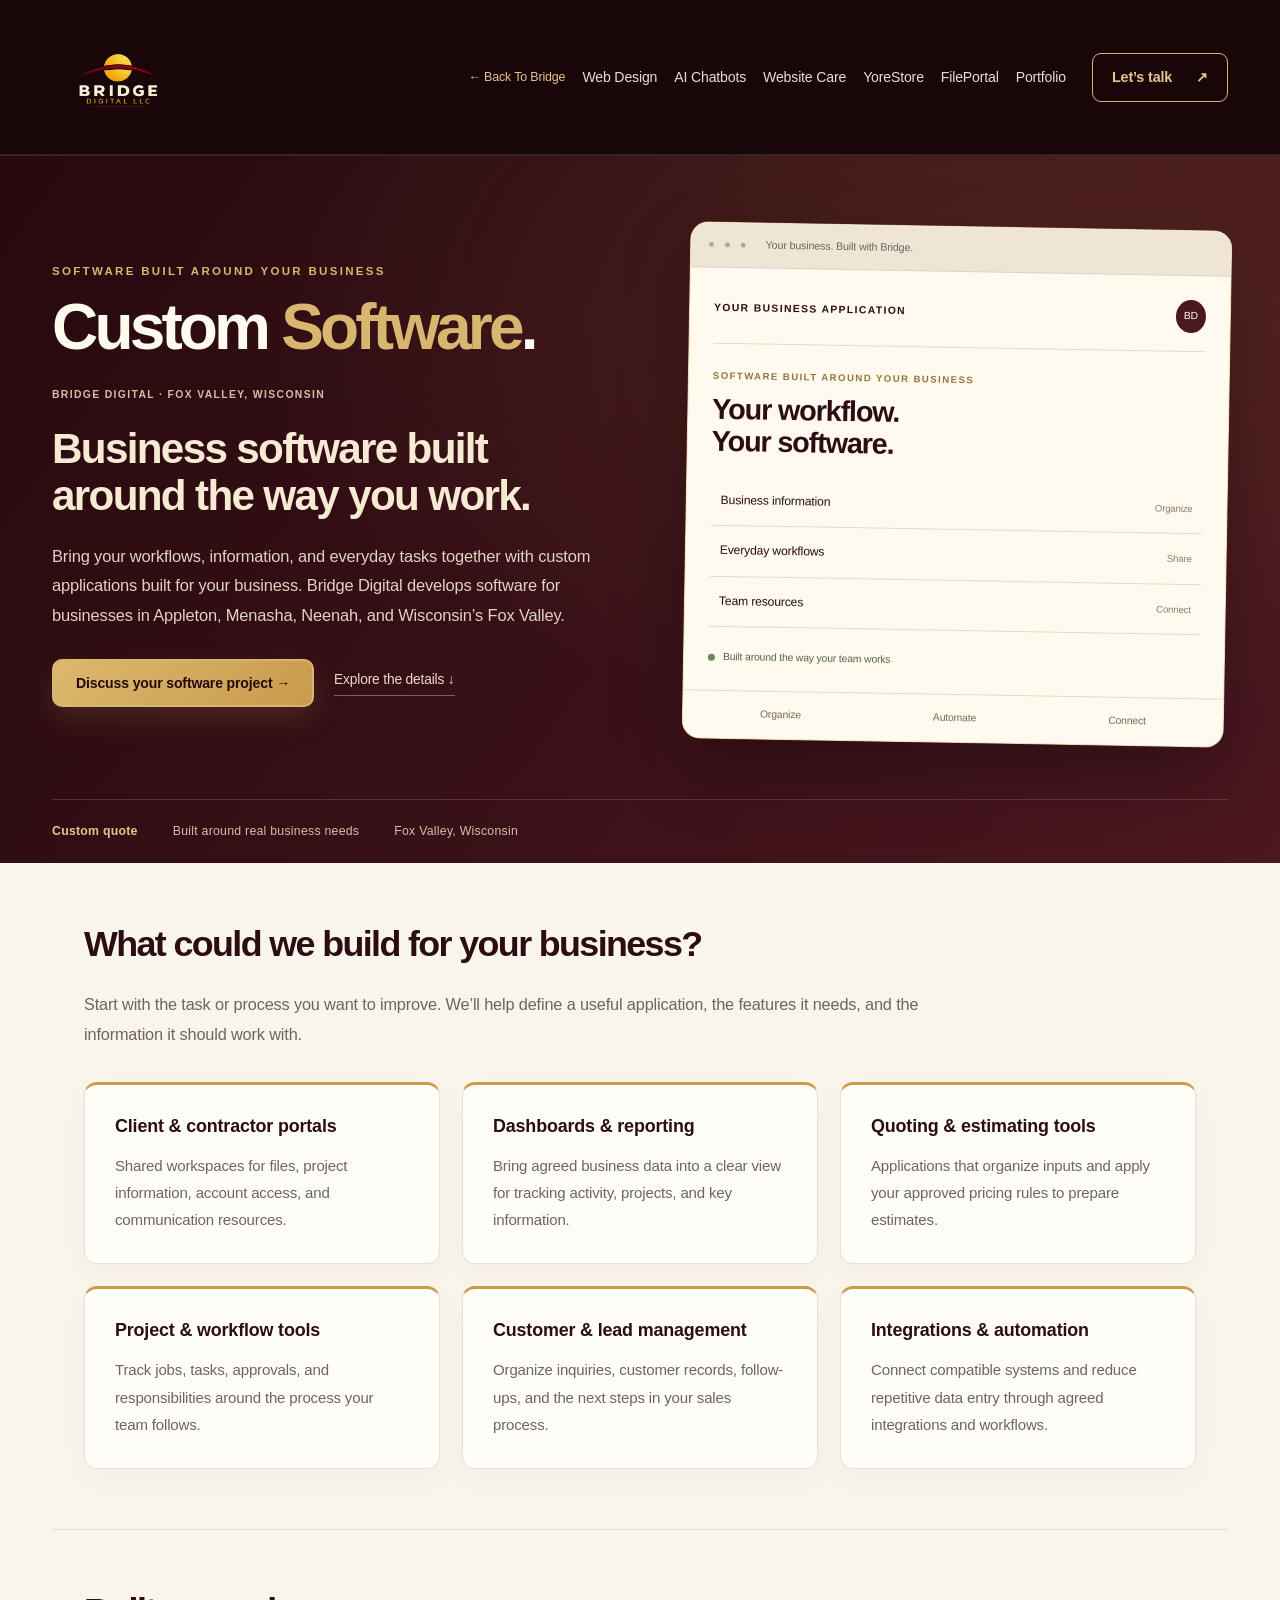
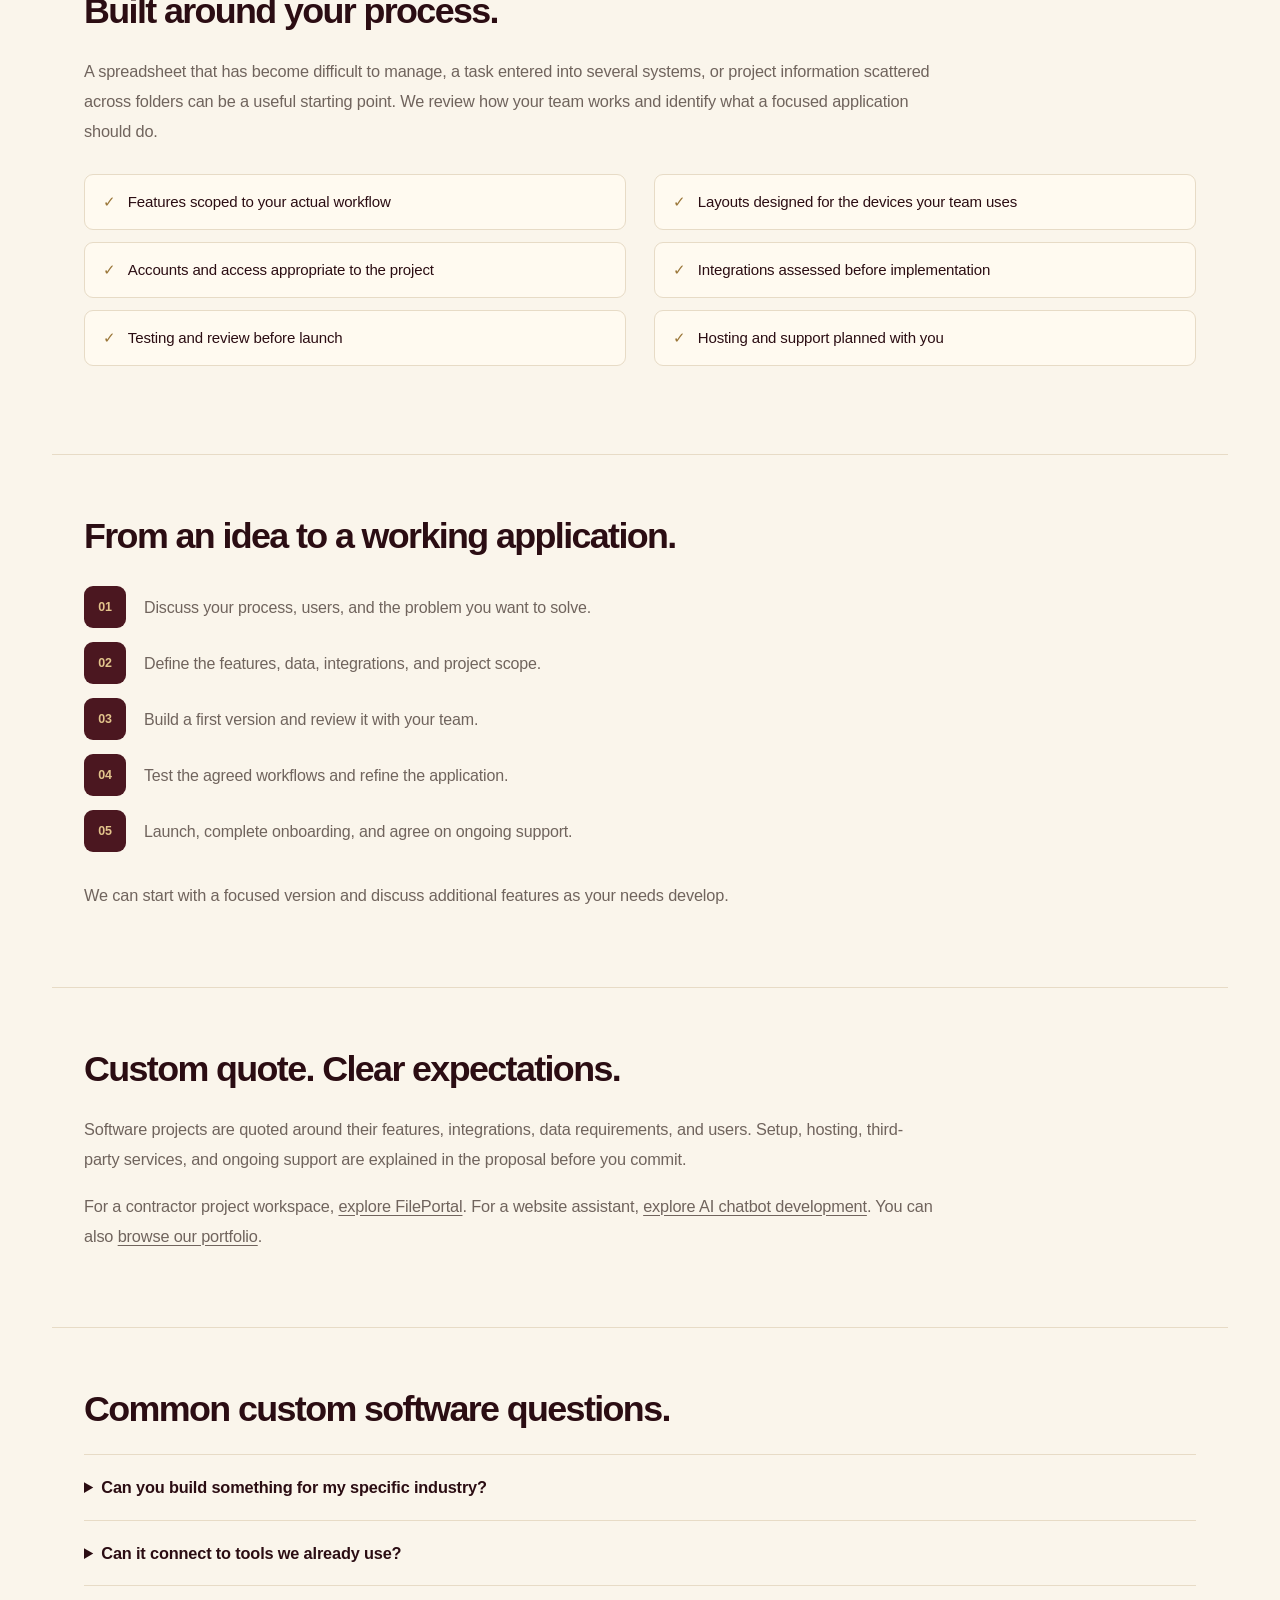
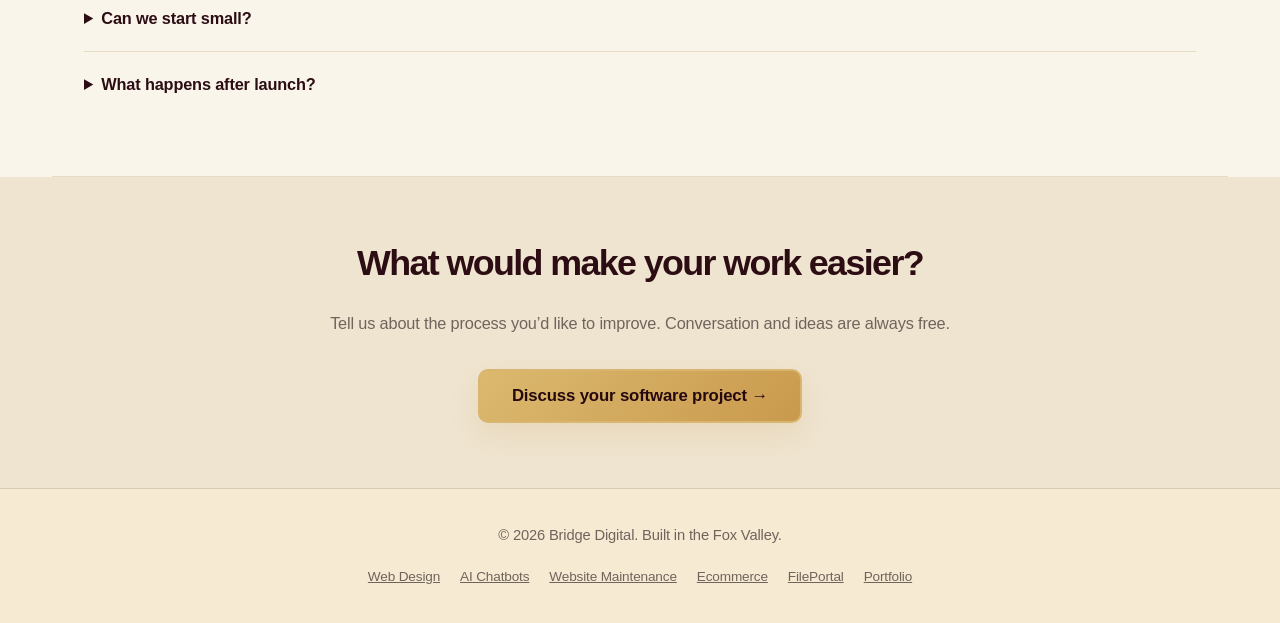
<file: custom-software.html>
<!DOCTYPE html><html lang="en"><head><meta charset="UTF-8"><meta name="viewport" content="width=device-width, initial-scale=1"><title>Custom Business Software Development | Bridge Digital</title><link rel="icon" type="image/png" href="assets/images/bridge-favicon.png"><link rel="stylesheet" href="css/style.css"><link rel="stylesheet" href="css/seo-pages.css"><meta name="twitter:card" content="summary_large_image"><meta name="twitter:image" content="https://buildwithbridge.dev/assets/images/bridge-digital-social.png"><script type="application/ld+json">{"@context": "https://schema.org", "@type": "Service", "name": "Custom business software development", "url": "https://buildwithbridge.dev/custom-software.html", "description": "Custom portals, dashboards, quoting tools, and business applications built around your workflow. Software development for businesses in Wisconsin\u2019s Fox Valley.", "provider": {"@type": "ProfessionalService", "@id": "https://buildwithbridge.dev/#business", "name": "Bridge Digital", "url": "https://buildwithbridge.dev/"}, "areaServed": {"@type": "Place", "name": "Fox Valley, Wisconsin"}}</script>
  <meta name="description" content="Custom portals, dashboards, quoting tools, and business applications built around your workflow. Software development for businesses in Wisconsin’s Fox Valley.">
  <link rel="canonical" href="https://buildwithbridge.dev/custom-software.html">
  <meta property="og:type" content="website">
  <meta property="og:site_name" content="Bridge Digital">
  <meta property="og:title" content="Custom Business Software Development | Bridge Digital">
  <meta property="og:description" content="Custom portals, dashboards, quoting tools, and business applications built around your workflow. Software development for businesses in Wisconsin’s Fox Valley.">
  <meta property="og:url" content="https://buildwithbridge.dev/custom-software.html">
  <meta property="og:image" content="https://buildwithbridge.dev/assets/images/bridge-digital-social.png">
  <meta name="twitter:title" content="Custom Business Software Development | Bridge Digital">
  <meta name="twitter:description" content="Custom portals, dashboards, quoting tools, and business applications built around your workflow. Software development for businesses in Wisconsin’s Fox Valley.">
<link rel="stylesheet" href="css/premium-products.css">
</head><body class="premium-product"><header class="product-header"><nav class="product-navigation" aria-label="Main navigation"><a class="product-logo" href="index.html" aria-label="Bridge Digital home"><img src="assets/images/newbridgemodernlogo-320.webp" alt="Bridge Digital" width="320" height="320"></a><div class="product-desktop-links"><a class="back-to-bridge" href="index.html">← Back To Bridge</a><a href="web-design.html">Web Design</a><a href="ai-chatbots.html">AI Chatbots</a><a href="bridge-tending.html">Website Care</a><a href="ecommerce.html">YoreStore</a><a href="fileportal.html">FilePortal</a><a href="portfolio.html">Portfolio</a></div><a class="product-nav-quote" href="index.html?service=software#contact">Let’s talk <span aria-hidden="true">↗</span></a><details class="product-mobile-menu"><summary>Menu <span aria-hidden="true">＋</span></summary><div><a class="back-to-bridge" href="index.html">← Back To Bridge</a><a href="web-design.html">Web Design</a><a href="ai-chatbots.html">AI Chatbots</a><a href="bridge-tending.html">Website Care</a><a href="ecommerce.html">YoreStore</a><a href="fileportal.html">FilePortal</a><a href="portfolio.html">Portfolio</a><a href="index.html?service=software#contact">Request a quote →</a></div></details></nav></header><main><section class="seo-hero product-hero"><div class="product-hero-inner"><div class="product-hero-copy"><p class="product-kicker">SOFTWARE BUILT AROUND YOUR BUSINESS</p><div class="product-wordmark">Custom <span>Software</span>.</div><p class="seo-eyebrow">BRIDGE DIGITAL · FOX VALLEY, WISCONSIN</p><h1>Business software built around the way you work.</h1><p>Bring your workflows, information, and everyday tasks together with custom applications built for your business. Bridge Digital develops software for businesses in Appleton, Menasha, Neenah, and Wisconsin’s Fox Valley.</p><div class="product-hero-actions"><a class="btn btn-primary" href="index.html?service=software#contact">Discuss your software project →</a><a class="product-secondary-link" href="#product-details">Explore the details ↓</a></div></div><div class="product-showcase portal-showcase" aria-label="Illustration of a custom business application"><div class="showcase-bar"><span class="showcase-dots" aria-hidden="true">● ● ●</span><span>Your business. Built with Bridge.</span></div><div class="portal-preview"><div class="portal-preview-nav"><strong>YOUR BUSINESS APPLICATION</strong><span class="preview-avatar" aria-hidden="true">BD</span></div><p class="preview-label">SOFTWARE BUILT AROUND YOUR BUSINESS</p><h2>Your workflow.<br>Your software.</h2><div class="preview-files"><div>Business information<small>Organize</small></div><div>Everyday workflows<small>Share</small></div><div>Team resources<small>Connect</small></div></div><div class="preview-access"><span class="access-dot" aria-hidden="true"></span><span>Built around the way your team works</span></div></div><div class="showcase-bottom"><span>Organize</span><span>Automate</span><span>Connect</span></div></div></div><div class="product-hero-note"><span>Custom quote</span><span>Built around real business needs</span><span>Fox Valley, Wisconsin</span></div></section>
<section class="seo-content" id="product-details"><h2>What could we build for your business?</h2><p>Start with the task or process you want to improve. We’ll help define a useful application, the features it needs, and the information it should work with.</p><div class="seo-grid"><article><h3>Client &amp; contractor portals</h3><p>Shared workspaces for files, project information, account access, and communication resources.</p></article><article><h3>Dashboards &amp; reporting</h3><p>Bring agreed business data into a clear view for tracking activity, projects, and key information.</p></article><article><h3>Quoting &amp; estimating tools</h3><p>Applications that organize inputs and apply your approved pricing rules to prepare estimates.</p></article><article><h3>Project &amp; workflow tools</h3><p>Track jobs, tasks, approvals, and responsibilities around the process your team follows.</p></article><article><h3>Customer &amp; lead management</h3><p>Organize inquiries, customer records, follow-ups, and the next steps in your sales process.</p></article><article><h3>Integrations &amp; automation</h3><p>Connect compatible systems and reduce repetitive data entry through agreed integrations and workflows.</p></article></div></section>
<section class="seo-content"><h2>Built around your process.</h2><p>A spreadsheet that has become difficult to manage, a task entered into several systems, or project information scattered across folders can be a useful starting point. We review how your team works and identify what a focused application should do.</p><ul><li>Features scoped to your actual workflow</li><li>Layouts designed for the devices your team uses</li><li>Accounts and access appropriate to the project</li><li>Integrations assessed before implementation</li><li>Testing and review before launch</li><li>Hosting and support planned with you</li></ul></section>
<section class="seo-content"><h2>From an idea to a working application.</h2><ol><li>Discuss your process, users, and the problem you want to solve.</li><li>Define the features, data, integrations, and project scope.</li><li>Build a first version and review it with your team.</li><li>Test the agreed workflows and refine the application.</li><li>Launch, complete onboarding, and agree on ongoing support.</li></ol><p>We can start with a focused version and discuss additional features as your needs develop.</p></section>
<section class="seo-content"><h2>Custom quote. Clear expectations.</h2><p>Software projects are quoted around their features, integrations, data requirements, and users. Setup, hosting, third-party services, and ongoing support are explained in the proposal before you commit.</p><p>For a contractor project workspace, <a href="fileportal.html">explore FilePortal</a>. For a website assistant, <a href="ai-chatbots.html">explore AI chatbot development</a>. You can also <a href="portfolio.html">browse our portfolio</a>.</p></section>
<section class="seo-content"><h2>Common custom software questions.</h2><details class="product-faq"><summary>Can you build something for my specific industry?</summary><p>Tell us about your industry and workflow. We’ll review the requirements and explain what we can build, what needs further investigation, and how the project should be scoped.</p></details><details class="product-faq"><summary>Can it connect to tools we already use?</summary><p>We assess the available APIs, permissions, and data access for those systems before promising an integration. Any limitations and third-party costs are included in planning.</p></details><details class="product-faq"><summary>Can we start small?</summary><p>Yes. A focused first version can address the core workflow, with additional features scoped separately.</p></details><details class="product-faq"><summary>What happens after launch?</summary><p>We agree on hosting, maintenance, and support requirements as part of the proposal. Ongoing changes and new features are scoped according to your needs.</p></details></section>
<section class="seo-content seo-cta"><h2>What would make your work easier?</h2><p>Tell us about the process you’d like to improve. Conversation and ideas are always free.</p><a class="btn btn-primary" href="index.html?service=software#contact">Discuss your software project →</a></section>
</main><footer>© 2026 Bridge Digital. Built in the Fox Valley.<div class="seo-footer-links"><a href="web-design.html">Web Design</a><a href="ai-chatbots.html">AI Chatbots</a><a href="bridge-tending.html">Website Maintenance</a><a href="ecommerce.html">Ecommerce</a><a href="fileportal.html">FilePortal</a><a href="portfolio.html">Portfolio</a></div></footer></body></html>
</file>
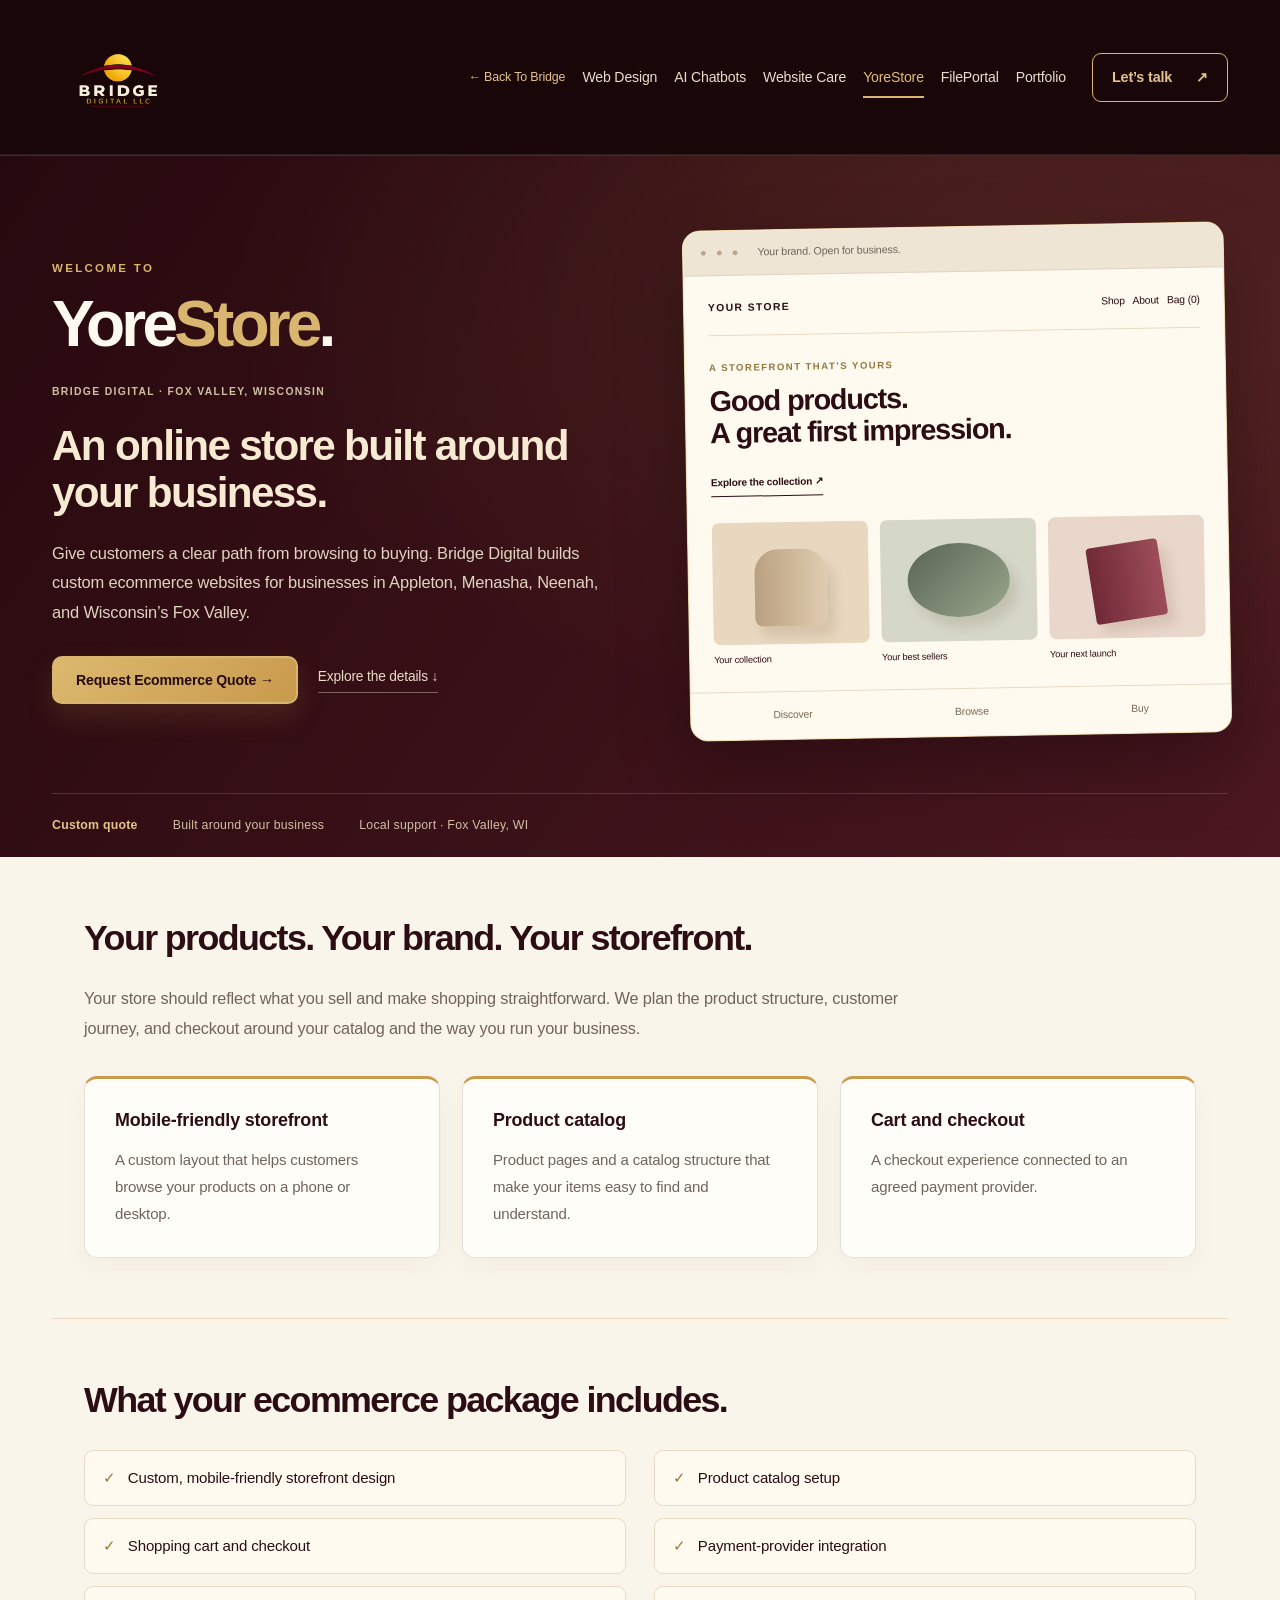
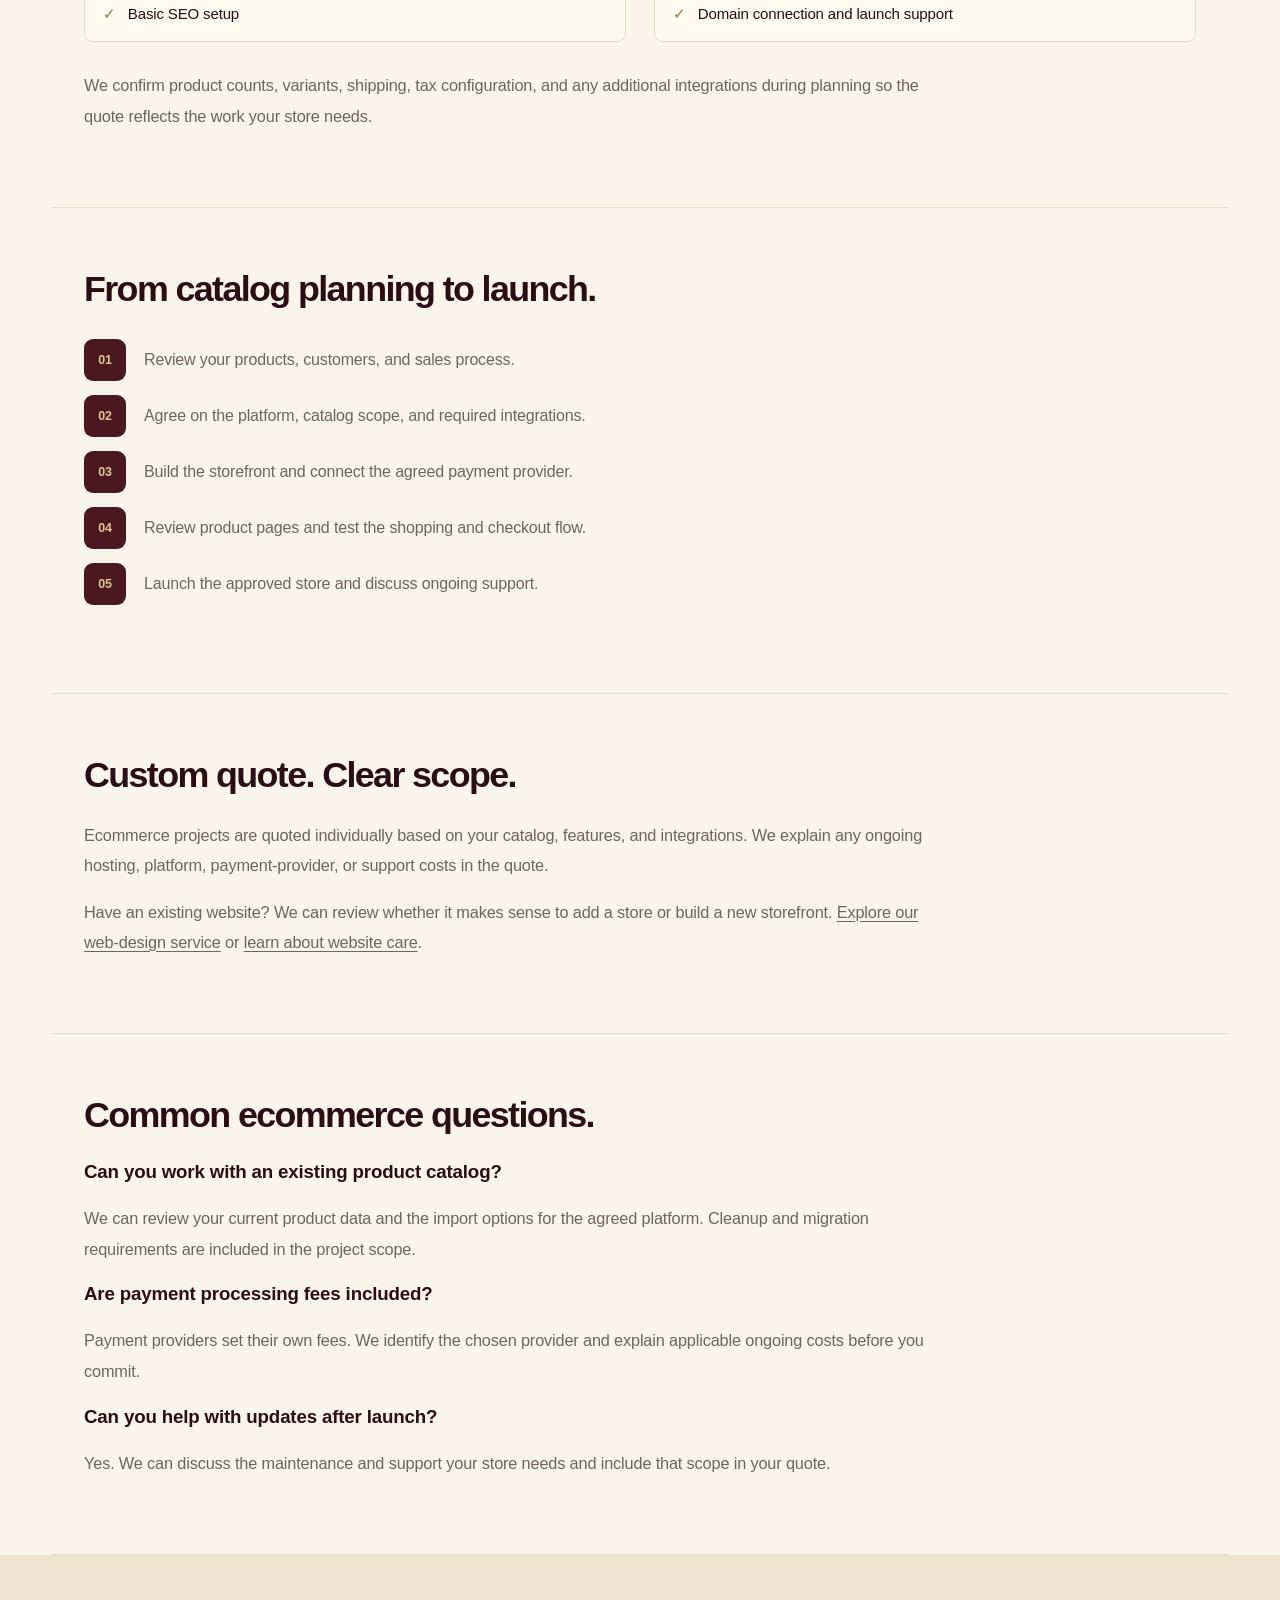
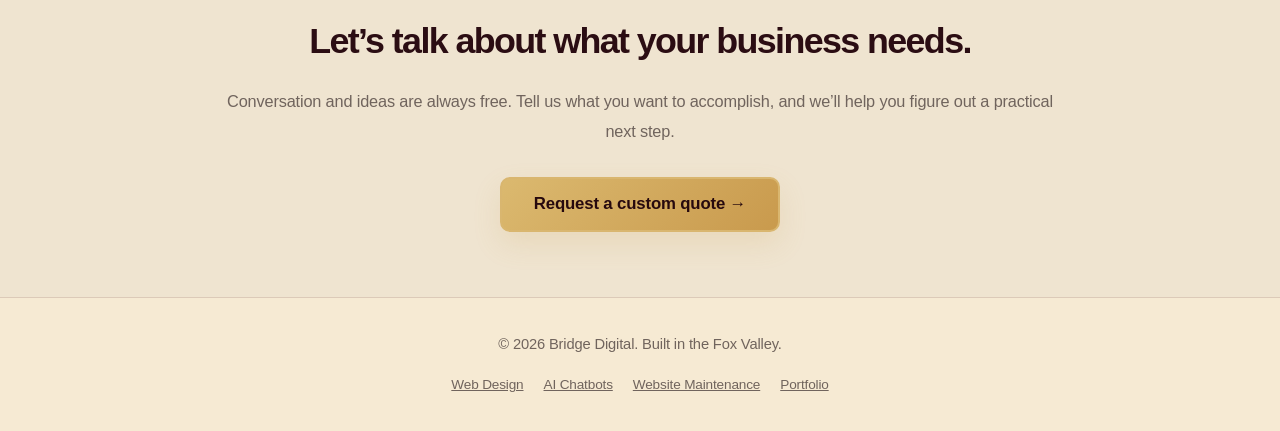
<file: ecommerce.html>
<!DOCTYPE html><html lang="en"><head><meta charset="UTF-8"><meta name="viewport" content="width=device-width, initial-scale=1"><title>Custom Ecommerce Websites in the Fox Valley | Bridge Digital</title><link rel="icon" type="image/png" href="assets/images/bridge-favicon.png"><link rel="stylesheet" href="css/style.css"><link rel="stylesheet" href="css/seo-pages.css"><meta name="twitter:card" content="summary_large_image"><meta name="twitter:image" content="https://buildwithbridge.dev/assets/images/bridge-digital-social.png"><script type="application/ld+json">{"@context": "https://schema.org", "@type": "Service", "name": "Custom ecommerce website development", "url": "https://buildwithbridge.dev/ecommerce.html", "description": "Custom ecommerce website development for Fox Valley businesses. Product catalogs, mobile-friendly storefronts, checkout, and payment integration. Request a custom quote.", "provider": {"@type": "ProfessionalService", "@id": "https://buildwithbridge.dev/#business", "name": "Bridge Digital", "url": "https://buildwithbridge.dev/"}, "areaServed": {"@type": "Place", "name": "Fox Valley, Wisconsin"}}</script>
  <meta name="description" content="Custom ecommerce website development for Fox Valley businesses. Product catalogs, mobile-friendly storefronts, checkout, and payment integration. Request a custom quote.">
  <link rel="canonical" href="https://buildwithbridge.dev/ecommerce.html">
  <meta property="og:type" content="website">
  <meta property="og:site_name" content="Bridge Digital">
  <meta property="og:title" content="Custom Ecommerce Websites in the Fox Valley | Bridge Digital">
  <meta property="og:description" content="Custom ecommerce website development for Fox Valley businesses. Product catalogs, mobile-friendly storefronts, checkout, and payment integration. Request a custom quote.">
  <meta property="og:url" content="https://buildwithbridge.dev/ecommerce.html">
  <meta property="og:image" content="https://buildwithbridge.dev/assets/images/bridge-digital-social.png">
  <meta name="twitter:title" content="Custom Ecommerce Websites in the Fox Valley | Bridge Digital">
  <meta name="twitter:description" content="Custom ecommerce website development for Fox Valley businesses. Product catalogs, mobile-friendly storefronts, checkout, and payment integration. Request a custom quote.">
<link rel="stylesheet" href="css/premium-products.css">
</head><body class="premium-product"><header class="product-header"><nav class="product-navigation" aria-label="Main navigation"><a class="product-logo" href="index.html" aria-label="Bridge Digital home"><img src="assets/images/newbridgemodernlogo-320.webp" alt="Bridge Digital" width="320" height="320"></a><div class="product-desktop-links"><a class="back-to-bridge" href="index.html">← Back To Bridge</a><a href="web-design.html">Web Design</a><a href="ai-chatbots.html">AI Chatbots</a><a href="bridge-tending.html">Website Care</a><a href="ecommerce.html" aria-current="page">YoreStore</a><a href="fileportal.html">FilePortal</a><a href="portfolio.html">Portfolio</a></div><a class="product-nav-quote" href="index.html?service=ecommerce#contact">Let’s talk <span aria-hidden="true">↗</span></a><details class="product-mobile-menu"><summary>Menu <span aria-hidden="true">＋</span></summary><div><a class="back-to-bridge" href="index.html">← Back To Bridge</a><a href="web-design.html">Web Design</a><a href="ai-chatbots.html">AI Chatbots</a><a href="bridge-tending.html">Website Care</a><a href="ecommerce.html" aria-current="page">YoreStore</a><a href="fileportal.html">FilePortal</a><a href="portfolio.html">Portfolio</a><a href="index.html?service=ecommerce#contact">Request a quote →</a></div></details></nav></header>

<main><section class="seo-hero product-hero"><div class="product-hero-inner"><div class="product-hero-copy"><p class="product-kicker">WELCOME TO</p><div class="product-wordmark">Yore<span>Store</span><span class="product-wordmark-dot">.</span></div>
  
  <p class="seo-eyebrow">BRIDGE DIGITAL · FOX VALLEY, WISCONSIN</p>
  <h1>An online store built around your business.</h1>
  <p>Give customers a clear path from browsing to buying. Bridge Digital builds custom ecommerce websites for businesses in Appleton, Menasha, Neenah, and Wisconsin’s Fox Valley.</p>
  <div class="product-hero-actions"><a class="btn btn-primary" href="index.html?service=ecommerce#contact">Request Ecommerce Quote →</a><a class="product-secondary-link" href="#product-details">Explore the details ↓</a></div>
</div><div class="product-showcase store-showcase" aria-label="Illustration of an online storefront"><div class="showcase-bar"><span class="showcase-dots" aria-hidden="true">● ● ●</span><span>Your brand. Open for business.</span></div><div class="store-preview"><div class="store-preview-nav"><strong>YOUR STORE</strong><span>Shop &nbsp; About &nbsp; Bag (0)</span></div><p class="preview-label">A STOREFRONT THAT’S YOURS</p><h2>Good products.<br>A great first impression.</h2><div class="preview-shop-label">Explore the collection ↗</div><div class="store-products" aria-hidden="true"><div><div class="product-object object-one"></div><span>Your collection</span></div><div><div class="product-object object-two"></div><span>Your best sellers</span></div><div><div class="product-object object-three"></div><span>Your next launch</span></div></div></div><div class="showcase-bottom"><span>Discover</span><span>Browse</span><span>Buy</span></div></div></div><div class="product-hero-note"><span>Custom quote</span><span>Built around your business</span><span>Local support · Fox Valley, WI</span></div></section>
<section class="seo-content" id="product-details"><h2>Your products. Your brand. Your storefront.</h2>
  <p>Your store should reflect what you sell and make shopping straightforward. We plan the product structure, customer journey, and checkout around your catalog and the way you run your business.</p>
  <div class="seo-grid"><article>
    <h3>Mobile-friendly storefront</h3>
    <p>A custom layout that helps customers browse your products on a phone or desktop.</p>
  </article>
  <article>
    <h3>Product catalog</h3>
    <p>Product pages and a catalog structure that make your items easy to find and understand.</p>
  </article><article><h3>Cart and checkout</h3><p>A checkout experience connected to an agreed payment provider.</p>
  </article>
</div></section>
<section class="seo-content"><h2>What your ecommerce package includes.</h2>
  <ul><li>Custom, mobile-friendly storefront design</li>
    <li>Product catalog setup</li>
    <li>Shopping cart and checkout</li>
    <li>Payment-provider integration</li>
    <li>Basic SEO setup</li>
    <li>Domain connection and launch support</li>
  </ul>
  <p>We confirm product counts, variants, shipping, tax configuration, and any additional integrations during planning so the quote reflects the work your store needs.</p>
</section>
<section class="seo-content">
  <h2>From catalog planning to launch.</h2>
  <ol><li>Review your products, customers, and sales process.</li>
    <li>Agree on the platform, catalog scope, and required integrations.</li>
    <li>Build the storefront and connect the agreed payment provider.</li>
    <li>Review product pages and test the shopping and checkout flow.</li>
    <li>Launch the approved store and discuss ongoing support.</li></ol></section>
    <section class="seo-content"><h2>Custom quote. Clear scope.</h2>
      <p>Ecommerce projects are quoted individually based on your catalog, features, and integrations. We explain any ongoing hosting, platform, payment-provider, or support costs in the quote.</p>
      <p>Have an existing website? We can review whether it makes sense to add a store or build a new storefront. 
        <a href="web-design.html">Explore our web-design service</a> or <a href="bridge-tending.html">learn about website care</a>.</p>
      </section><section class="seo-content"><h2>Common ecommerce questions.</h2><h3>Can you work with an existing product catalog?</h3>
        <p>We can review your current product data and the import options for the agreed platform. Cleanup and migration requirements are included in the project scope.</p>
        <h3>Are payment processing fees included?</h3>
        <p>Payment providers set their own fees. We identify the chosen provider and explain applicable ongoing costs before you commit.</p>
        <h3>Can you help with updates after launch?</h3>
        <p>Yes. We can discuss the maintenance and support your store needs and include that scope in your quote.</p></section>
        <section class="seo-content seo-cta"><h2>Let’s talk about what your business needs.</h2>
          <p>Conversation and ideas are always free. Tell us what you want to accomplish, and we’ll help you figure out a practical next step.</p>
          <a class="btn btn-primary" href="index.html?service=ecommerce#contact">Request a custom quote →</a>
        </section>
      </main>
      <footer>© 2026 Bridge Digital. Built in the Fox Valley.<div class="seo-footer-links"><a href="web-design.html">Web Design</a>
        <a href="ai-chatbots.html">AI Chatbots</a>
        <a href="bridge-tending.html">Website Maintenance</a>
        <a href="portfolio.html">Portfolio</a>
      </div>
    </footer>
  </body>
  </html>
</file>
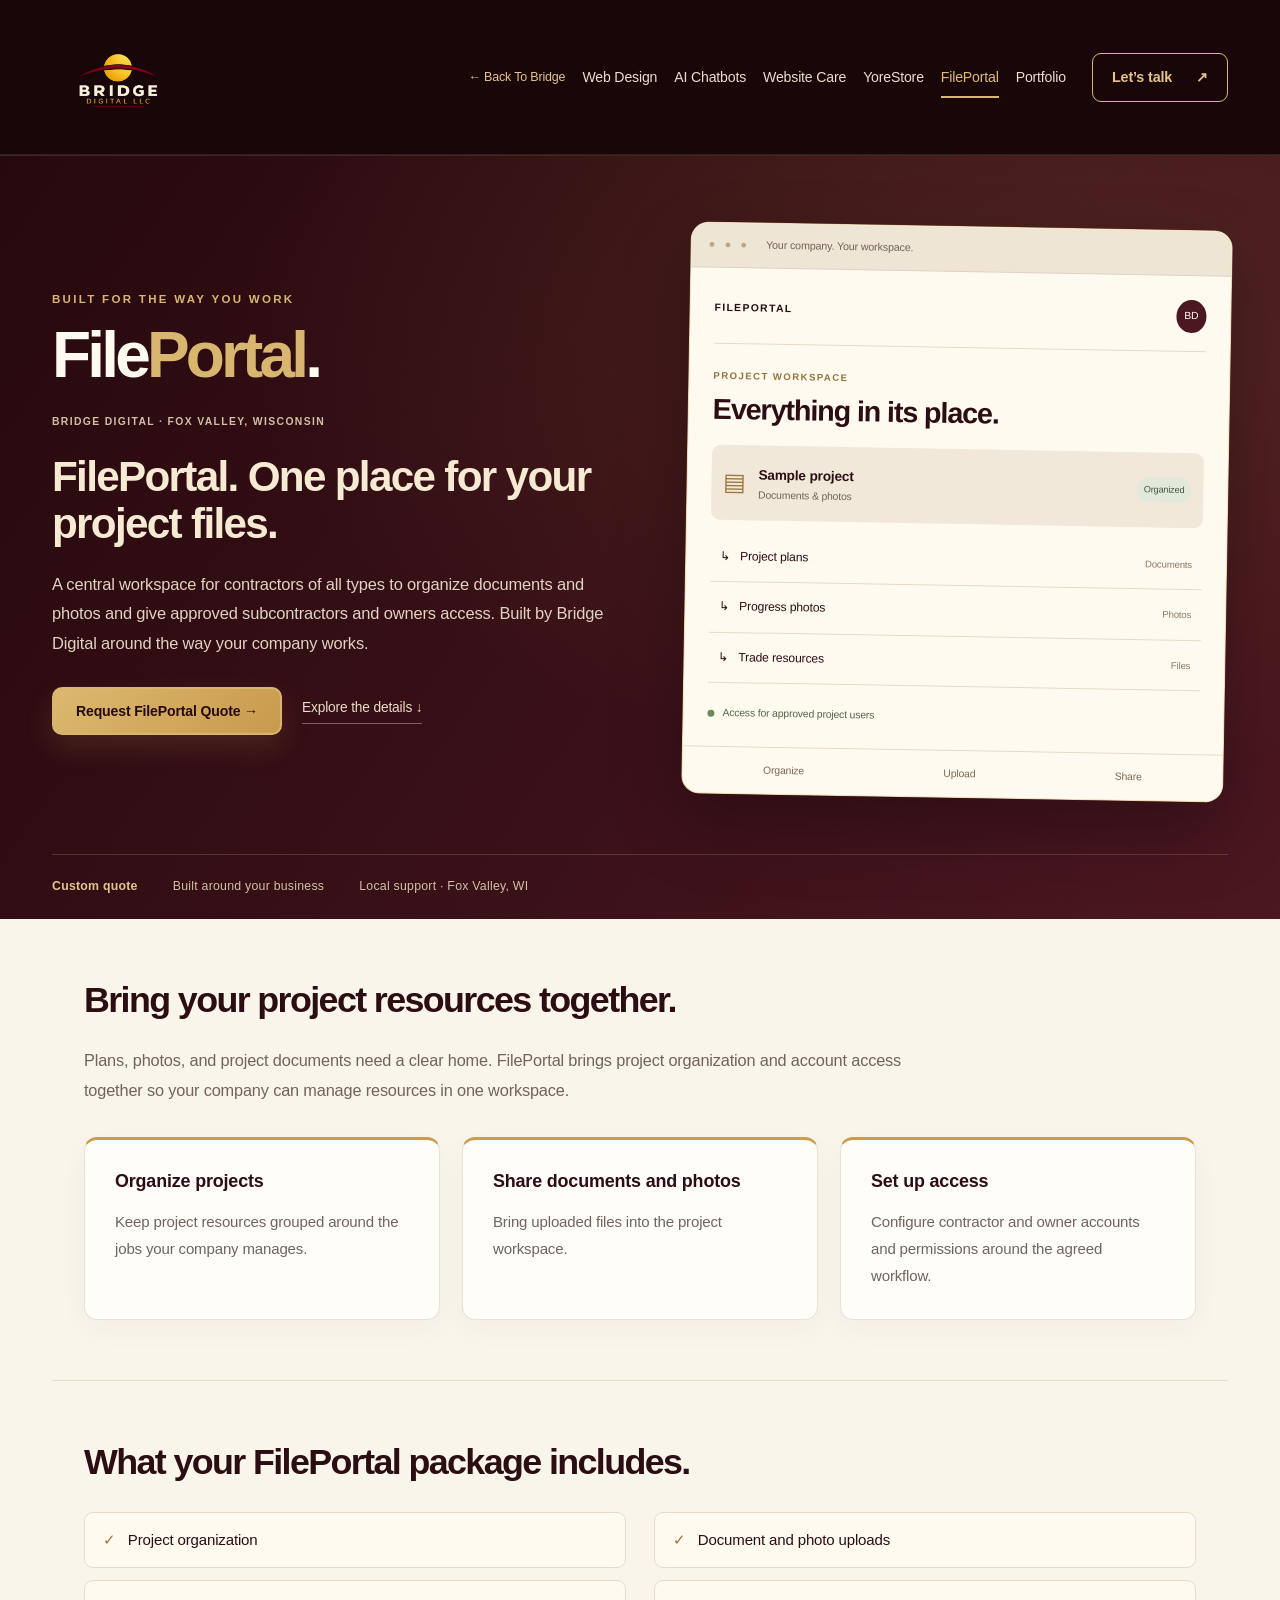
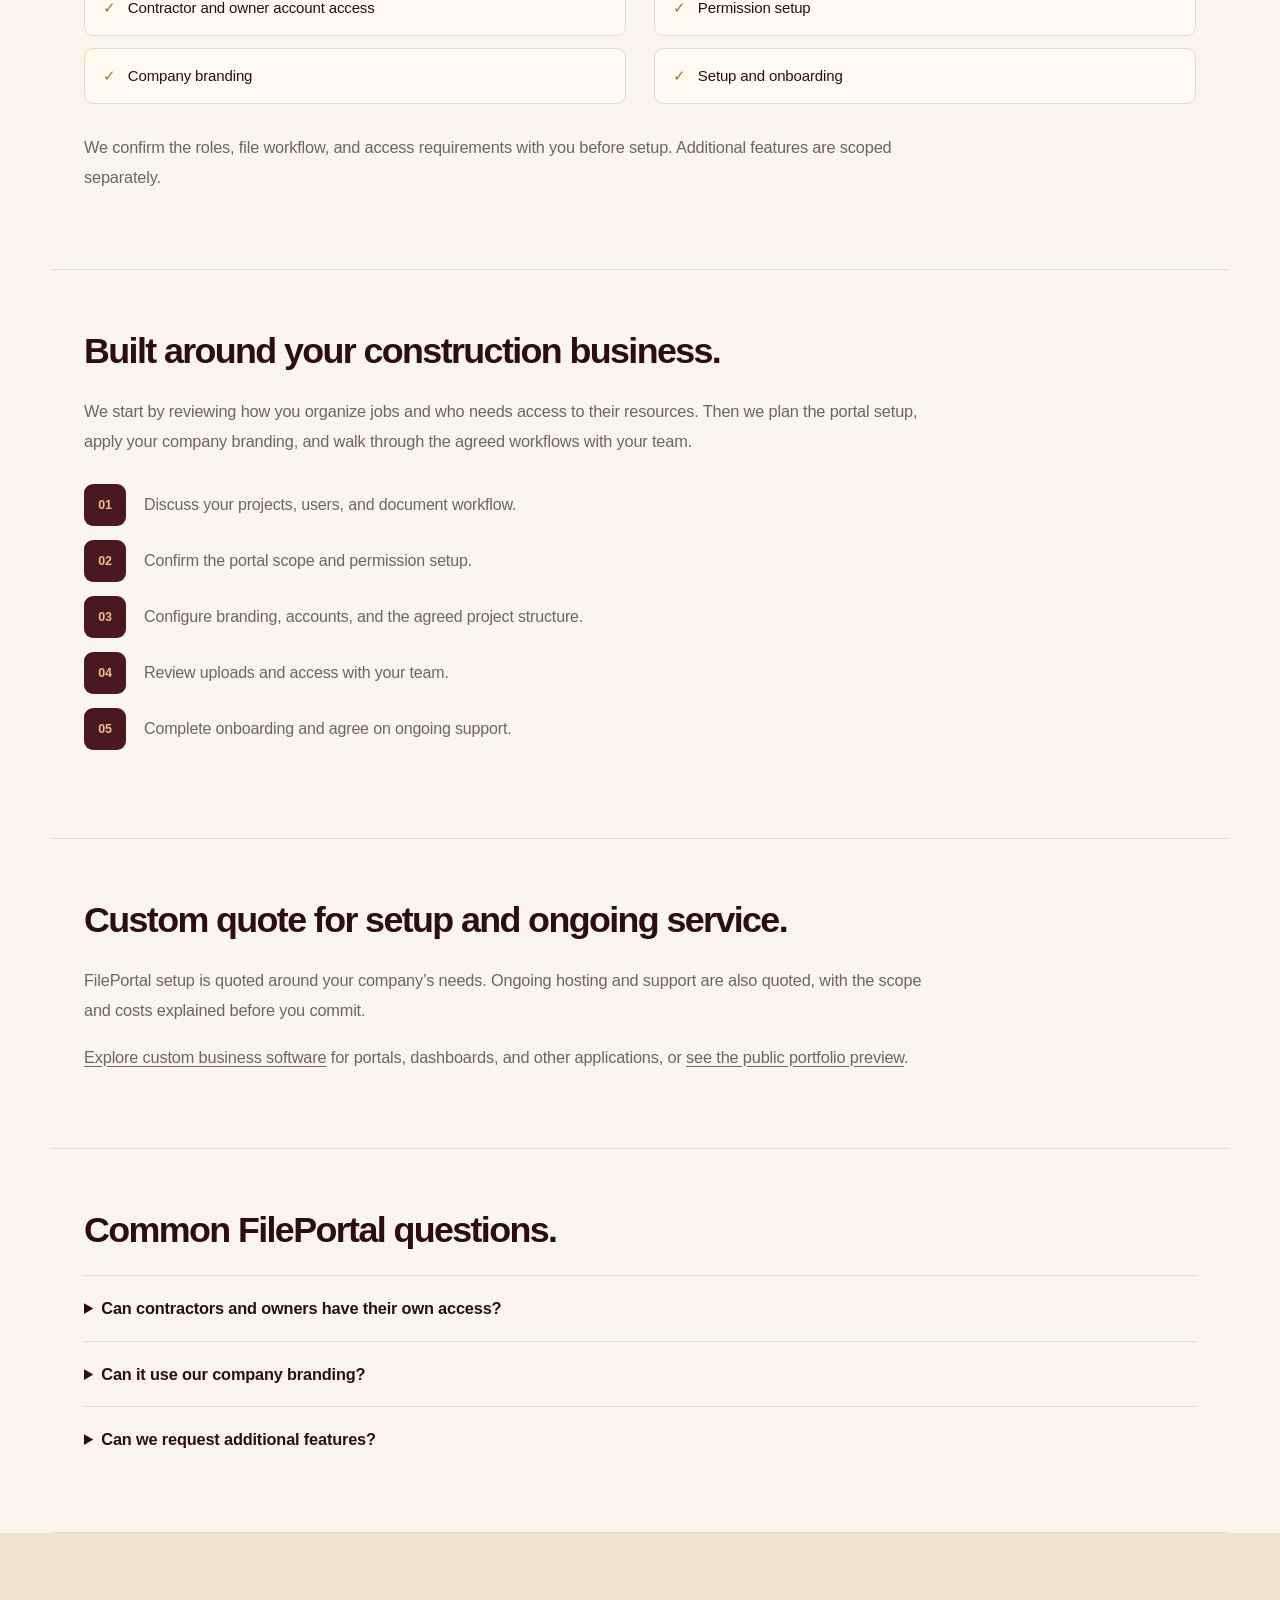
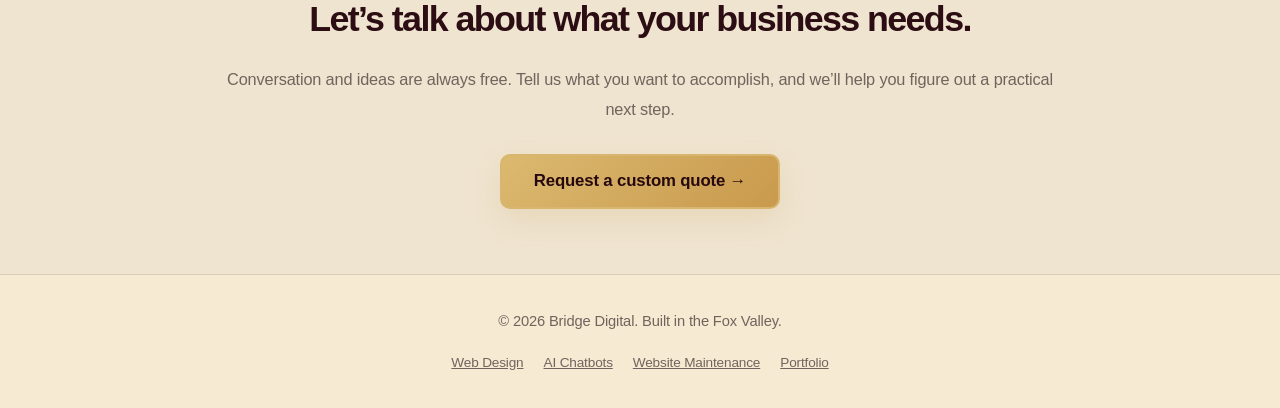
<file: fileportal.html>
<!DOCTYPE html><html lang="en"><head><meta charset="UTF-8"><meta name="viewport" content="width=device-width, initial-scale=1"><title>FilePortal Contractor Project Portal | Bridge Digital</title><link rel="icon" type="image/png" href="assets/images/bridge-favicon.png"><link rel="stylesheet" href="css/style.css"><link rel="stylesheet" href="css/seo-pages.css"><meta name="twitter:card" content="summary_large_image"><meta name="twitter:image" content="https://buildwithbridge.dev/assets/images/bridge-digital-social.png"><script type="application/ld+json">{"@context": "https://schema.org", "@type": "Service", "name": "FilePortal contractor project portal", "url": "https://buildwithbridge.dev/fileportal.html", "description": "A contractor project portal for construction companies: organize project files, document and photo uploads, contractor and owner access, and company branding. Custom quote.", "provider": {"@type": "ProfessionalService", "@id": "https://buildwithbridge.dev/#business", "name": "Bridge Digital", "url": "https://buildwithbridge.dev/"}, "areaServed": {"@type": "Place", "name": "Fox Valley, Wisconsin"}}</script>
  <meta name="description" content="A contractor project portal for construction companies: organize project files, document and photo uploads, contractor and owner access, and company branding. Custom quote.">
  <link rel="canonical" href="https://buildwithbridge.dev/fileportal.html">
  <meta property="og:type" content="website">
  <meta property="og:site_name" content="Bridge Digital">
  <meta property="og:title" content="FilePortal Contractor Project Portal | Bridge Digital">
  <meta property="og:description" content="A contractor project portal for construction companies: organize project files, document and photo uploads, contractor and owner access, and company branding. Custom quote.">
  <meta property="og:url" content="https://buildwithbridge.dev/fileportal.html">
  <meta property="og:image" content="https://buildwithbridge.dev/assets/images/bridge-digital-social.png">
  <meta name="twitter:title" content="FilePortal Contractor Project Portal | Bridge Digital">
  <meta name="twitter:description" content="A contractor project portal for construction companies: organize project files, document and photo uploads, contractor and owner access, and company branding. Custom quote.">
<link rel="stylesheet" href="css/premium-products.css">
</head><body class="premium-product"><header class="product-header"><nav class="product-navigation" aria-label="Main navigation"><a class="product-logo" href="index.html" aria-label="Bridge Digital home"><img src="assets/images/newbridgemodernlogo-320.webp" alt="Bridge Digital" width="320" height="320"></a><div class="product-desktop-links"><a class="back-to-bridge" href="index.html">← Back To Bridge</a><a href="web-design.html">Web Design</a><a href="ai-chatbots.html">AI Chatbots</a><a href="bridge-tending.html">Website Care</a><a href="ecommerce.html">YoreStore</a><a href="fileportal.html" aria-current="page">FilePortal</a><a href="portfolio.html">Portfolio</a></div><a class="product-nav-quote" href="index.html?service=fileportal#contact">Let’s talk <span aria-hidden="true">↗</span></a><details class="product-mobile-menu"><summary>Menu <span aria-hidden="true">＋</span></summary><div><a class="back-to-bridge" href="index.html">← Back To Bridge</a><a href="web-design.html">Web Design</a><a href="ai-chatbots.html">AI Chatbots</a><a href="bridge-tending.html">Website Care</a><a href="ecommerce.html">YoreStore</a><a href="fileportal.html" aria-current="page">FilePortal</a><a href="portfolio.html">Portfolio</a><a href="index.html?service=fileportal#contact">Request a quote →</a></div></details></nav></header><main><section class="seo-hero product-hero"><div class="product-hero-inner"><div class="product-hero-copy"><p class="product-kicker">BUILT FOR THE WAY YOU WORK</p><div class="product-wordmark">File<span>Portal</span><span class="product-wordmark-dot">.</span></div><p class="seo-eyebrow">BRIDGE DIGITAL · FOX VALLEY, WISCONSIN</p><h1>FilePortal. One place for your project files.</h1><p>A central workspace for contractors of all types to organize documents and photos and give approved subcontractors and owners access. Built by Bridge Digital around the way your company works.</p><div class="product-hero-actions"><a class="btn btn-primary" href="index.html?service=fileportal#contact">Request FilePortal Quote →</a><a class="product-secondary-link" href="#product-details">Explore the details ↓</a></div></div><div class="product-showcase portal-showcase" aria-label="Illustration of a project file workspace"><div class="showcase-bar"><span class="showcase-dots" aria-hidden="true">● ● ●</span><span>Your company. Your workspace.</span></div><div class="portal-preview"><div class="portal-preview-nav"><strong>FILEPORTAL</strong><span class="preview-avatar" aria-hidden="true">BD</span></div><p class="preview-label">PROJECT WORKSPACE</p><h2>Everything in its place.</h2><div class="preview-job"><span class="preview-folder" aria-hidden="true">▤</span><div><strong>Sample project</strong><small>Documents &amp; photos</small></div><span class="preview-status">Organized</span></div><div class="preview-files"><div><span aria-hidden="true">↳</span> Project plans <small>Documents</small></div><div><span aria-hidden="true">↳</span> Progress photos <small>Photos</small></div><div><span aria-hidden="true">↳</span> Trade resources <small>Files</small></div></div><div class="preview-access"><span class="access-dot" aria-hidden="true"></span><span>Access for approved project users</span></div></div><div class="showcase-bottom"><span>Organize</span><span>Upload</span><span>Share</span></div></div></div><div class="product-hero-note"><span>Custom quote</span><span>Built around your business</span><span>Local support · Fox Valley, WI</span></div></section><section class="seo-content" id="product-details"><h2>Bring your project resources together.</h2><p>Plans, photos, and project documents need a clear home. FilePortal brings project organization and account access together so your company can manage resources in one workspace.</p><div class="seo-grid"><article><h3>Organize projects</h3><p>Keep project resources grouped around the jobs your company manages.</p></article><article><h3>Share documents and photos</h3><p>Bring uploaded files into the project workspace.</p></article><article><h3>Set up access</h3><p>Configure contractor and owner accounts and permissions around the agreed workflow.</p></article></div></section><section class="seo-content"><h2>What your FilePortal package includes.</h2><ul><li>Project organization</li><li>Document and photo uploads</li><li>Contractor and owner account access</li><li>Permission setup</li><li>Company branding</li><li>Setup and onboarding</li></ul><p>We confirm the roles, file workflow, and access requirements with you before setup. Additional features are scoped separately.</p></section><section class="seo-content"><h2>Built around your construction business.</h2><p>We start by reviewing how you organize jobs and who needs access to their resources. Then we plan the portal setup, apply your company branding, and walk through the agreed workflows with your team.</p><ol><li>Discuss your projects, users, and document workflow.</li><li>Confirm the portal scope and permission setup.</li><li>Configure branding, accounts, and the agreed project structure.</li><li>Review uploads and access with your team.</li><li>Complete onboarding and agree on ongoing support.</li></ol></section><section class="seo-content"><h2>Custom quote for setup and ongoing service.</h2><p>FilePortal setup is quoted around your company’s needs. Ongoing hosting and support are also quoted, with the scope and costs explained before you commit.</p><p><a href="custom-software.html">Explore custom business software</a> for portals, dashboards, and other applications, or <a href="index.html#work">see the public portfolio preview</a>.</p></section><section class="seo-content"><h2>Common FilePortal questions.</h2><details class="product-faq"><summary>Can contractors and owners have their own access?</summary><p>Yes. Account access and permission setup are part of the package. We define who should be able to access which resources during planning.</p></details><details class="product-faq"><summary>Can it use our company branding?</summary><p>Yes. Company branding is included in the setup scope.</p></details><details class="product-faq"><summary>Can we request additional features?</summary><p>Yes. Tell us what your workflow needs, and we’ll assess and quote additional functionality.</p></details></section><section class="seo-content seo-cta"><h2>Let’s talk about what your business needs.</h2><p>Conversation and ideas are always free. Tell us what you want to accomplish, and we’ll help you figure out a practical next step.</p><a class="btn btn-primary" href="index.html?service=fileportal#contact">Request a custom quote →</a></section></main><footer>© 2026 Bridge Digital. Built in the Fox Valley.<div class="seo-footer-links"><a href="web-design.html">Web Design</a><a href="ai-chatbots.html">AI Chatbots</a><a href="bridge-tending.html">Website Maintenance</a><a href="portfolio.html">Portfolio</a></div></footer></body></html>
</file>
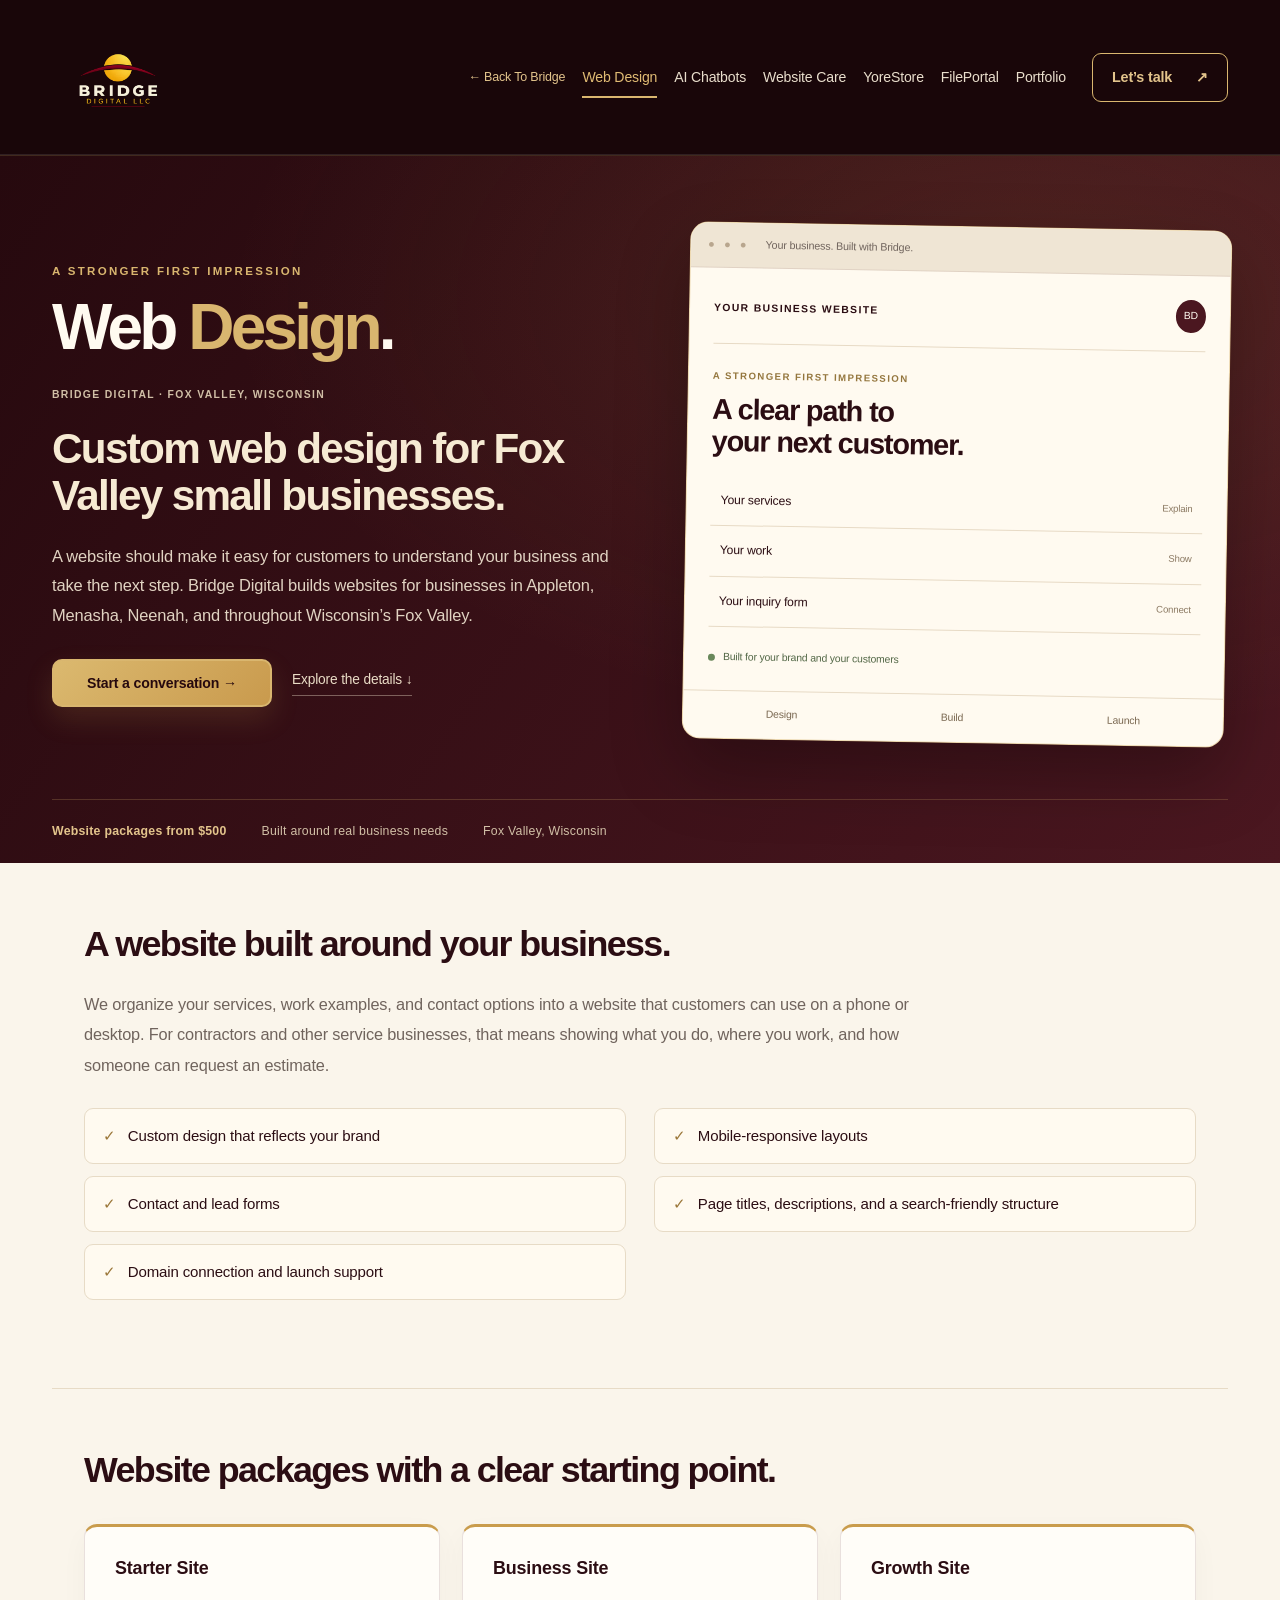
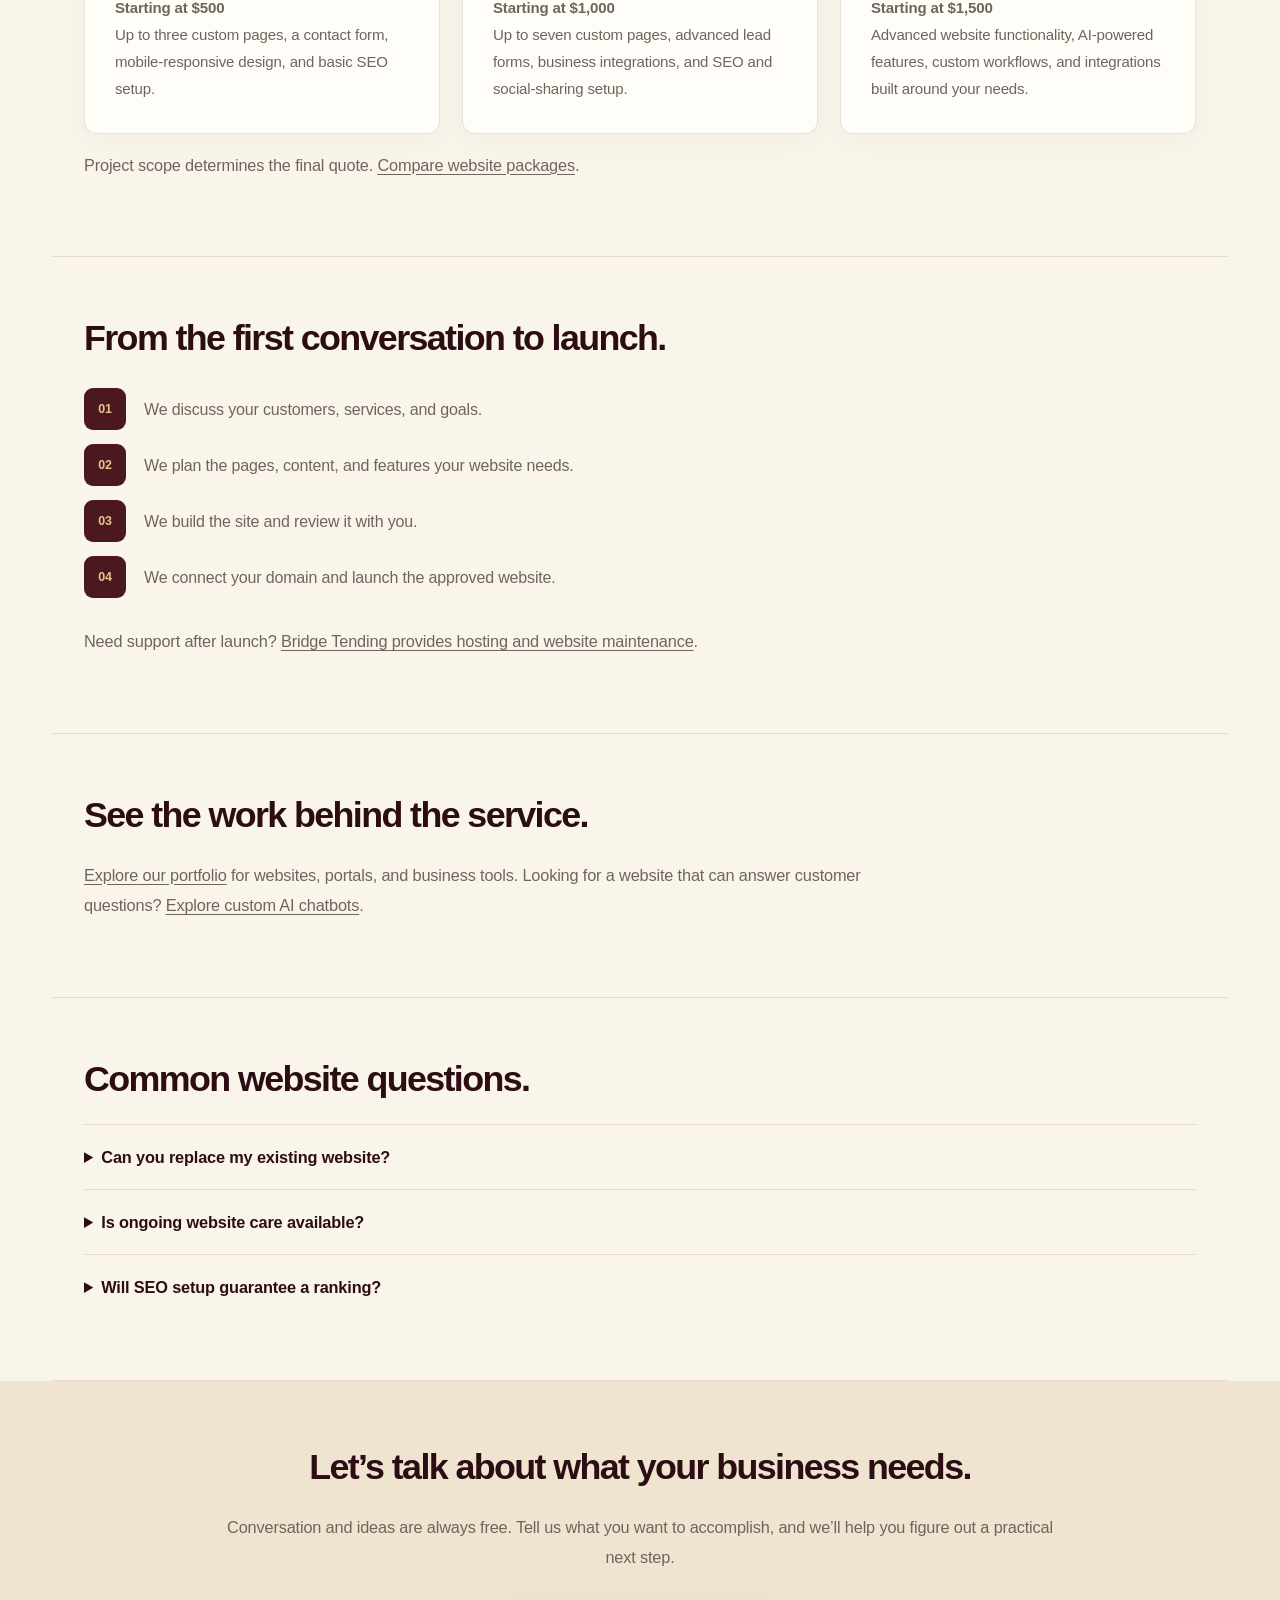
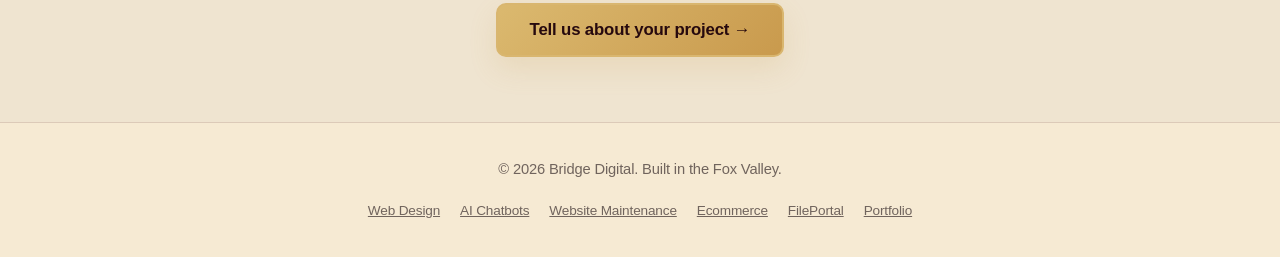
<file: web-design.html>
<!DOCTYPE html><html lang="en"><head><meta charset="UTF-8"><meta name="viewport" content="width=device-width, initial-scale=1">
  <title>Fox Valley Web Design for Small Businesses | Bridge Digital</title>
  <link rel="icon" type="image/png" href="assets/images/bridge-favicon.png">
  <link rel="stylesheet" href="css/style.css"><link rel="stylesheet" href="css/seo-pages.css">
  <meta name="twitter:card" content="summary_large_image">
  <meta name="twitter:image" content="https://buildwithbridge.dev/assets/images/bridge-digital-social.png">
  <script type="application/ld+json">{"@context": "https://schema.org", "@type": "Service", "name": "Small business web design", "url": "https://buildwithbridge.dev/web-design.html", "description": 
    "Custom small business web design for Appleton, Menasha, Neenah, and Wisconsin\u2019s Fox Valley. 
    Explore Bridge Digital website packages starting at $500.", "provider": {"@type": "ProfessionalService", "@id": "https://buildwithbridge.dev/#business", "name": "Bridge Digital", "url": "https://buildwithbridge.dev/"}, "areaServed": {"@type": "Place", "name": "Fox Valley, Wisconsin"}}</script>
  <meta name="description" content="Custom small business web design for Appleton, Menasha, Neenah, and Wisconsin’s Fox Valley. Explore Bridge Digital website packages starting at $500.">
  <link rel="canonical" href="https://buildwithbridge.dev/web-design.html">
  <meta property="og:type" content="website">
  <meta property="og:site_name" content="Bridge Digital">
  <meta property="og:title" content="Fox Valley Web Design for Small Businesses | Bridge Digital">
  <meta property="og:description" content="Custom small business web design for Appleton, Menasha, Neenah, and Wisconsin’s Fox Valley. Explore Bridge Digital website packages starting at $500.">
  <meta property="og:url" content="https://buildwithbridge.dev/web-design.html">
  <meta property="og:image" content="https://buildwithbridge.dev/assets/images/bridge-digital-social.png">
  <meta name="twitter:title" content="Fox Valley Web Design for Small Businesses | Bridge Digital">
  <meta name="twitter:description" content="Custom small business web design for Appleton, Menasha, Neenah, and Wisconsin’s Fox Valley. Explore Bridge Digital website packages starting at $500.">
<link rel="stylesheet" href="css/premium-products.css">
</head><body class="premium-product">
  <header class="product-header"><nav class="product-navigation" aria-label="Main navigation">
    <a class="product-logo" href="index.html" aria-label="Bridge Digital home">
      <img src="assets/images/newbridgemodernlogo-320.webp" alt="Bridge Digital" width="320" height="320">
    </a><div class="product-desktop-links"><a class="back-to-bridge" href="index.html">← Back To Bridge</a>
      <a href="web-design.html" aria-current="page">Web Design</a><a href="ai-chatbots.html">AI Chatbots</a>
      <a href="bridge-tending.html">Website Care</a><a href="ecommerce.html">YoreStore</a><a href="fileportal.html">FilePortal</a>
      <a href="portfolio.html">Portfolio</a></div>
      <a class="product-nav-quote" href="index.html#contact">Let’s talk <span aria-hidden="true">↗</span></a>
      <details class="product-mobile-menu"><summary>Menu <span aria-hidden="true">＋</span></summary>
        <div><a class="back-to-bridge" href="index.html">← Back To Bridge</a>
          <a href="web-design.html" aria-current="page">Web Design</a><a href="ai-chatbots.html">AI Chatbots</a>
          <a href="bridge-tending.html">Website Care</a><a href="ecommerce.html">YoreStore</a><a href="fileportal.html">FilePortal</a>
          <a href="portfolio.html">Portfolio</a><a href="index.html#contact">Request a quote →</a>
        </div>
      </details>
      </nav></header>
      <main><section class="seo-hero product-hero"><div class="product-hero-inner"><div class="product-hero-copy">
        <p class="product-kicker">A STRONGER FIRST IMPRESSION</p>
        <div class="product-wordmark">Web <span>Design</span>.</div>
        <p class="seo-eyebrow">BRIDGE DIGITAL · FOX VALLEY, WISCONSIN</p>
        <h1>Custom web design for Fox Valley small businesses.</h1>
        <p>A website should make it easy for customers to understand your business and take the next step. Bridge Digital builds websites for businesses in Appleton, Menasha, Neenah, and throughout Wisconsin’s Fox Valley.</p>
        <div class="product-hero-actions"><a class="btn btn-primary" href="index.html#contact">Start a conversation →</a>
          <a class="product-secondary-link" href="#product-details">Explore the details ↓</a>
        </div>
      </div>
      <div class="product-showcase portal-showcase" aria-label="Illustration of a business website structure">
        <div class="showcase-bar"><span class="showcase-dots" aria-hidden="true">● ● ●</span><span>Your business. Built with Bridge.</span>
        </div><div class="portal-preview"><div class="portal-preview-nav">
          <strong>YOUR BUSINESS WEBSITE</strong><span class="preview-avatar" aria-hidden="true">BD</span>
        </div>
        <p class="preview-label">A STRONGER FIRST IMPRESSION</p>
        <h2>A clear path to<br>your next customer.</h2><div class="preview-files"><div>Your services<small>Explain</small>
        </div>
        <div>Your work<small>Show</small></div>
        <div>Your inquiry form<small>Connect</small>
        </div>
      </div>
      <div class="preview-access"><span class="access-dot" aria-hidden="true"></span>
        <span>Built for your brand and your customers</span>
      </div>
    </div>
    <div class="showcase-bottom"><span>Design</span>
      <span>Build</span>
      <span>Launch</span>
    </div>
  </div>
</div>
<div class="product-hero-note"><span>Website packages from $500</span>
  <span>Built around real business needs</span><span>Fox Valley, Wisconsin</span>
</div>
</section>
<section class="seo-content" id="product-details">
  <h2>A website built around your business.</h2>
  <p>We organize your services, work examples, and contact options into a website that customers can use on a phone or desktop. For contractors and other service businesses, that means showing what you do, where you work, and how someone can request an estimate.</p>
  <ul><li>Custom design that reflects your brand</li>
    <li>Mobile-responsive layouts</li>
    <li>Contact and lead forms</li>
    <li>Page titles, descriptions, and a search-friendly structure</li>
    <li>Domain connection and launch support</li>
  </ul>
</section>
<section class="seo-content"><h2>Website packages with a clear starting point.</h2>
  <div class="seo-grid"><article><h3>Starter Site</h3><p>
    <strong>Starting at $500</strong></p>
    <p>Up to three custom pages, a contact form, mobile-responsive design, and basic SEO setup.</p>
  </article>
  <article><h3>Business Site</h3><p><strong>Starting at $1,000</strong></p>
    <p>Up to seven custom pages, advanced lead forms, business integrations, and SEO and social-sharing setup.</p>
  </article>
  <article><h3>Growth Site</h3><p>
    <strong>Starting at $1,500</strong>
  </p>
  <p>Advanced website functionality, AI-powered features, custom workflows, and integrations built around your needs.</p>
</article>
</div>
<p>Project scope determines the final quote. <a href="index.html#packages">Compare website packages</a>.</p>
</section>
<section class="seo-content"><h2>From the first conversation to launch.</h2>
  <ol><li>We discuss your customers, services, and goals.</li>
    <li>We plan the pages, content, and features your website needs.</li>
    <li>We build the site and review it with you.</li>
    <li>We connect your domain and launch the approved website.</li>
  </ol><p>Need support after launch? <a href="bridge-tending.html">Bridge Tending provides hosting and website maintenance</a>.</p>
</section>
<section class="seo-content"><h2>See the work behind the service.</h2>
  <p><a href="portfolio.html">Explore our portfolio</a> for websites, portals, and business tools. Looking for a website that can answer customer questions? 
    <a href="ai-chatbots.html">Explore custom AI chatbots</a>.</p></section>
    <section class="seo-content"><h2>Common website questions.</h2>
      <details class="product-faq"><summary>Can you replace my existing website?</summary>
        <p>Yes. We can discuss your current site, what you want to keep, and what needs to improve. Any platform change should include a review of your existing URLs and domain setup.</p></details><details class="product-faq">
          <summary>Is ongoing website care available?</summary>
          <p>Yes. Bridge Tending Standard starts at $79 per month. Visit the website-care page for plan details and agreement terms.</p>
        </details>
        <details class="product-faq"><summary>Will SEO setup guarantee a ranking?</summary>
          <p>No. SEO setup helps search engines understand your website. Rankings also depend on competition, content, and other signals; no specific position is promised.</p>
        </details>
      </section>
      <section class="seo-content seo-cta"><h2>Let’s talk about what your business needs.</h2>
        <p>Conversation and ideas are always free. Tell us what you want to accomplish, and we’ll help you figure out a practical next step.</p>
        <a class="btn btn-primary" href="index.html#contact">Tell us about your project →</a>
      </section>
    </main>
    <footer>© 2026 Bridge Digital. Built in the Fox Valley.<div class="seo-footer-links"><a href="web-design.html">Web Design</a>
      <a href="ai-chatbots.html">AI Chatbots</a><a href="bridge-tending.html">Website Maintenance</a><a href="ecommerce.html">Ecommerce</a><a href="fileportal.html">FilePortal</a><a href="portfolio.html">Portfolio</a>
    </div>
  </footer>
</body>
</html>
</file>
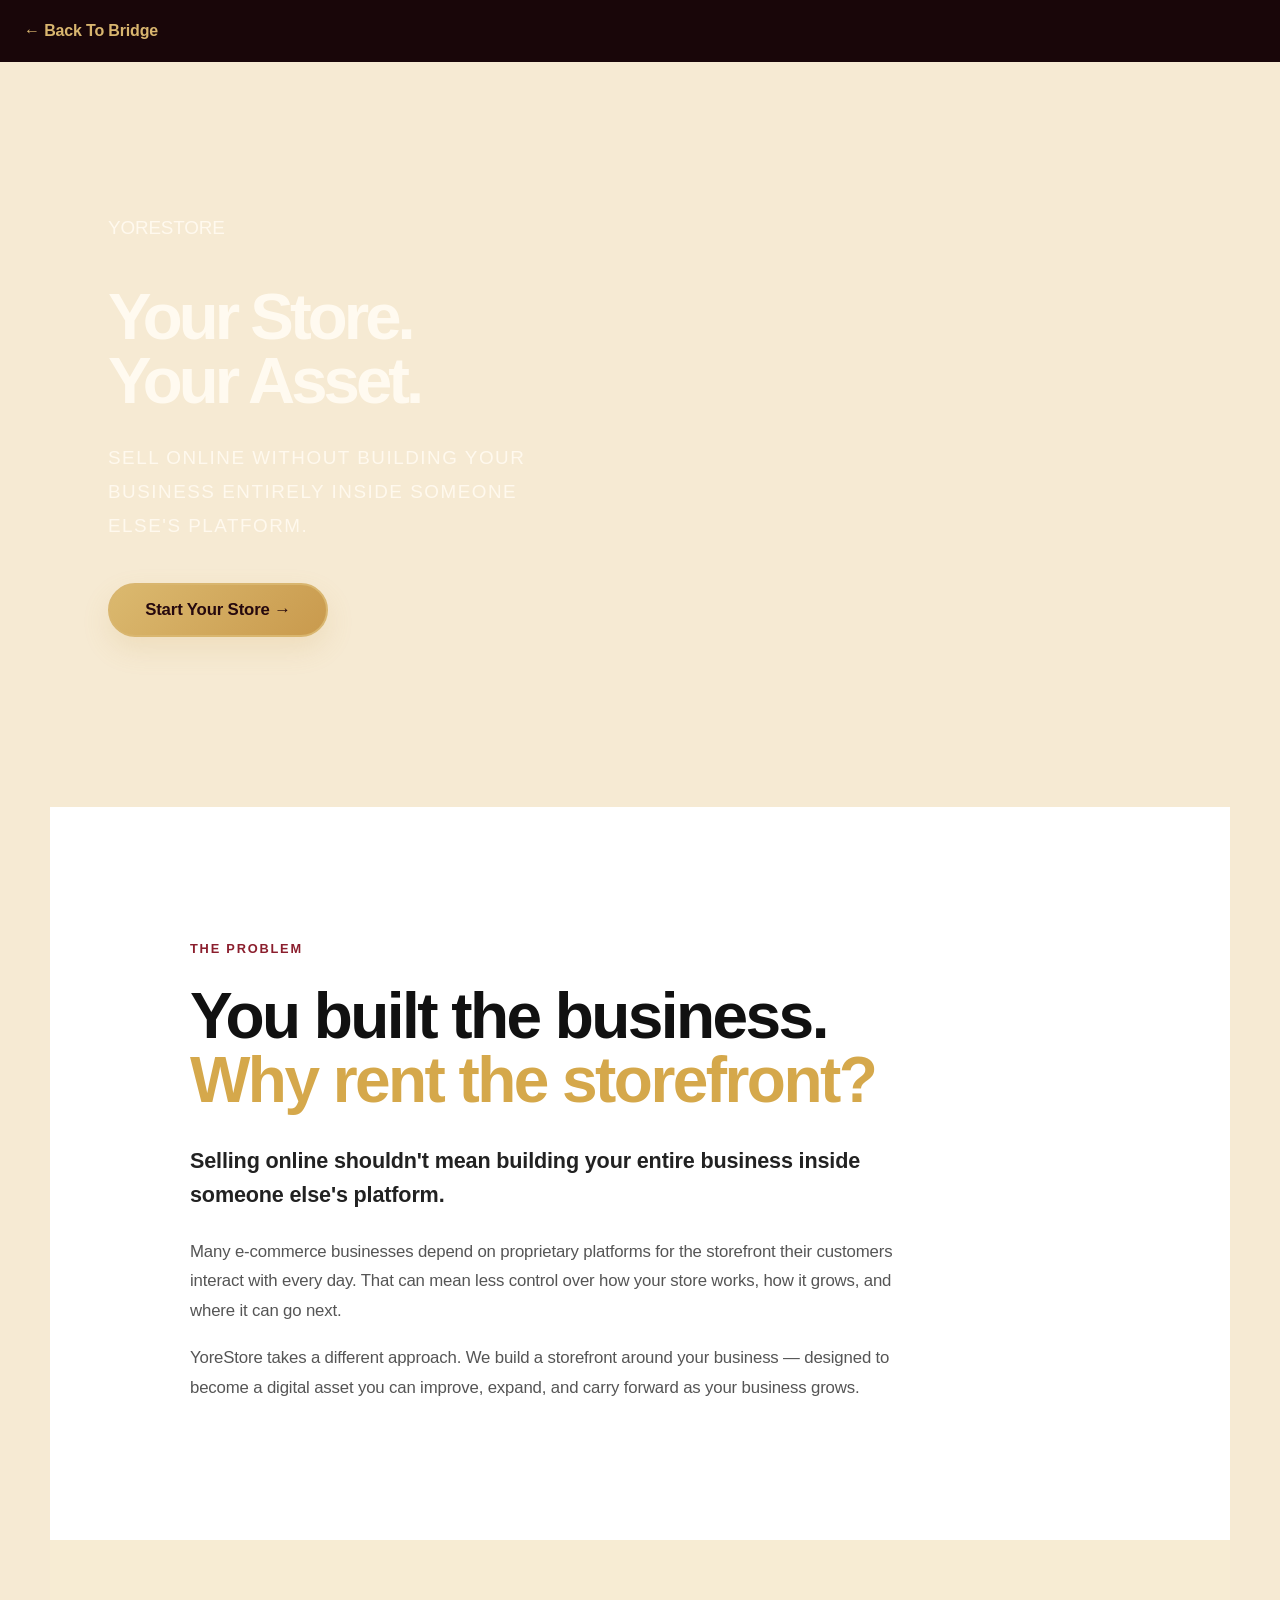
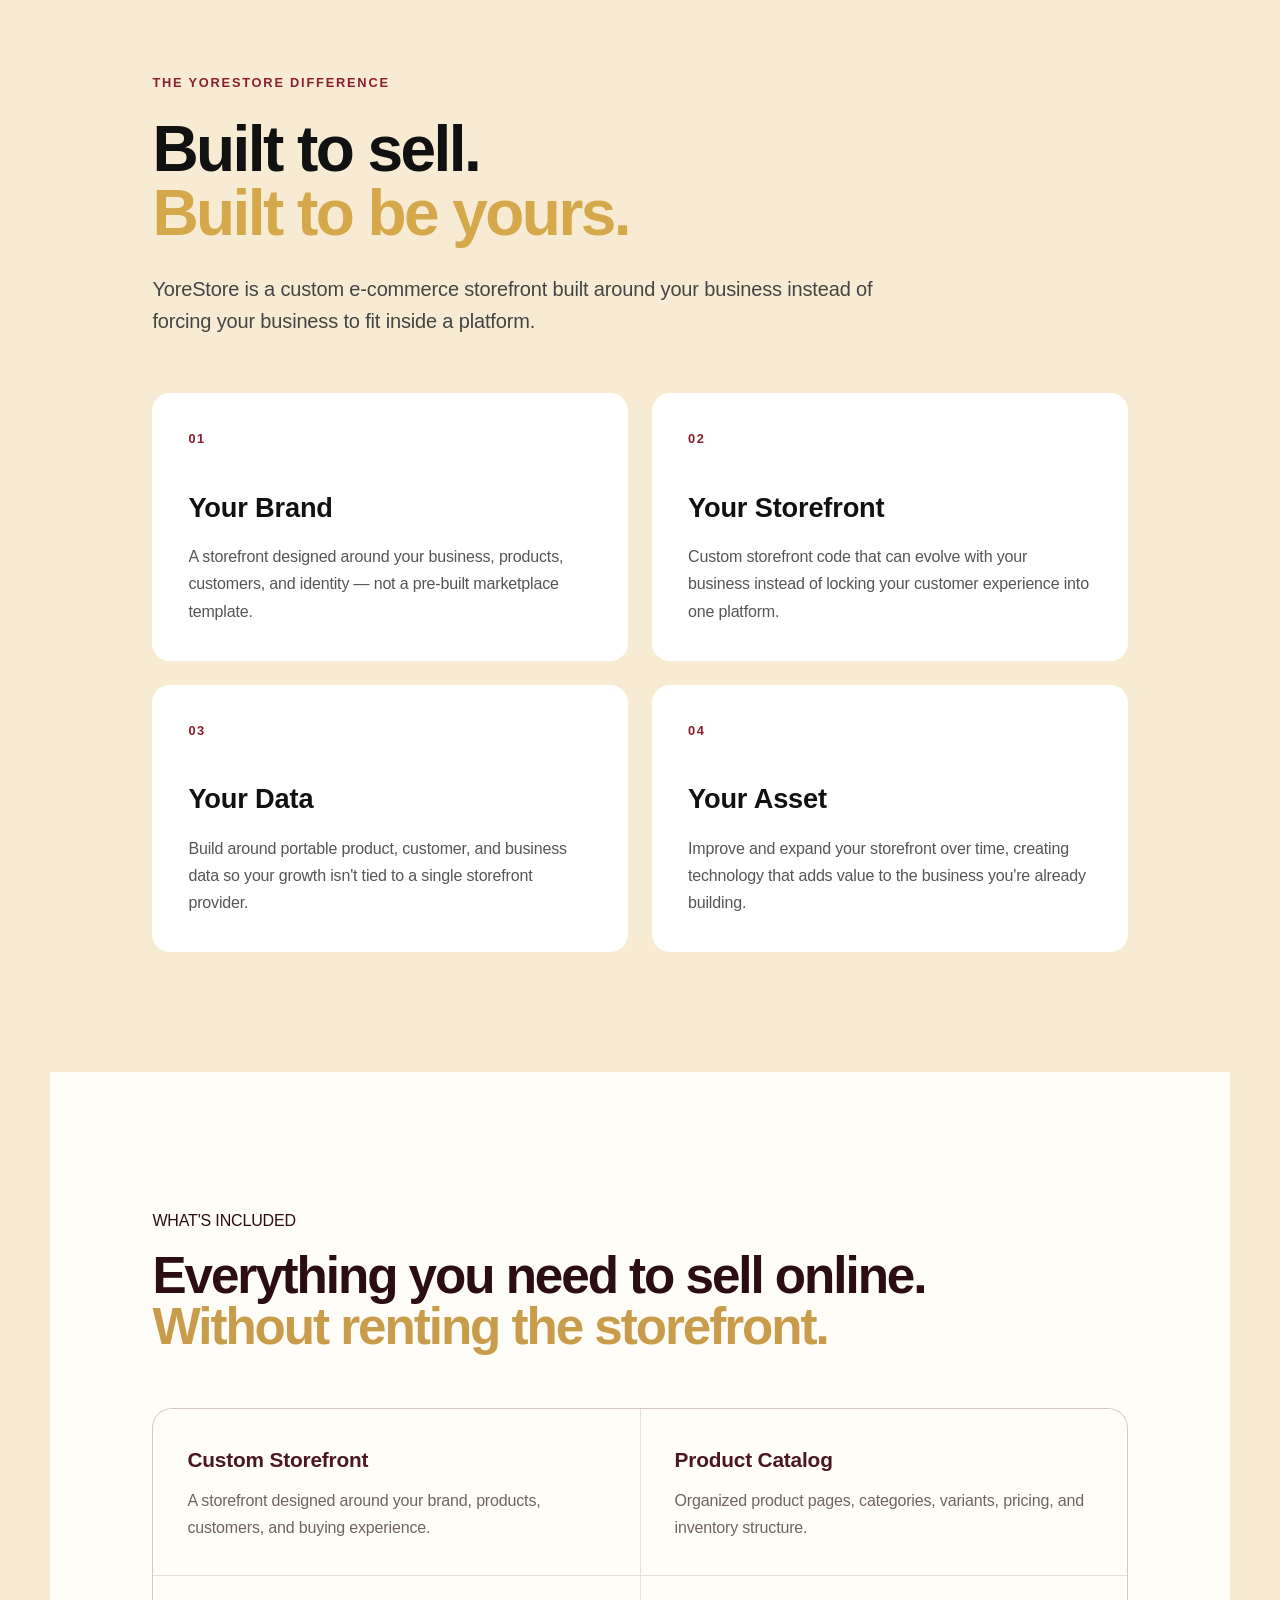
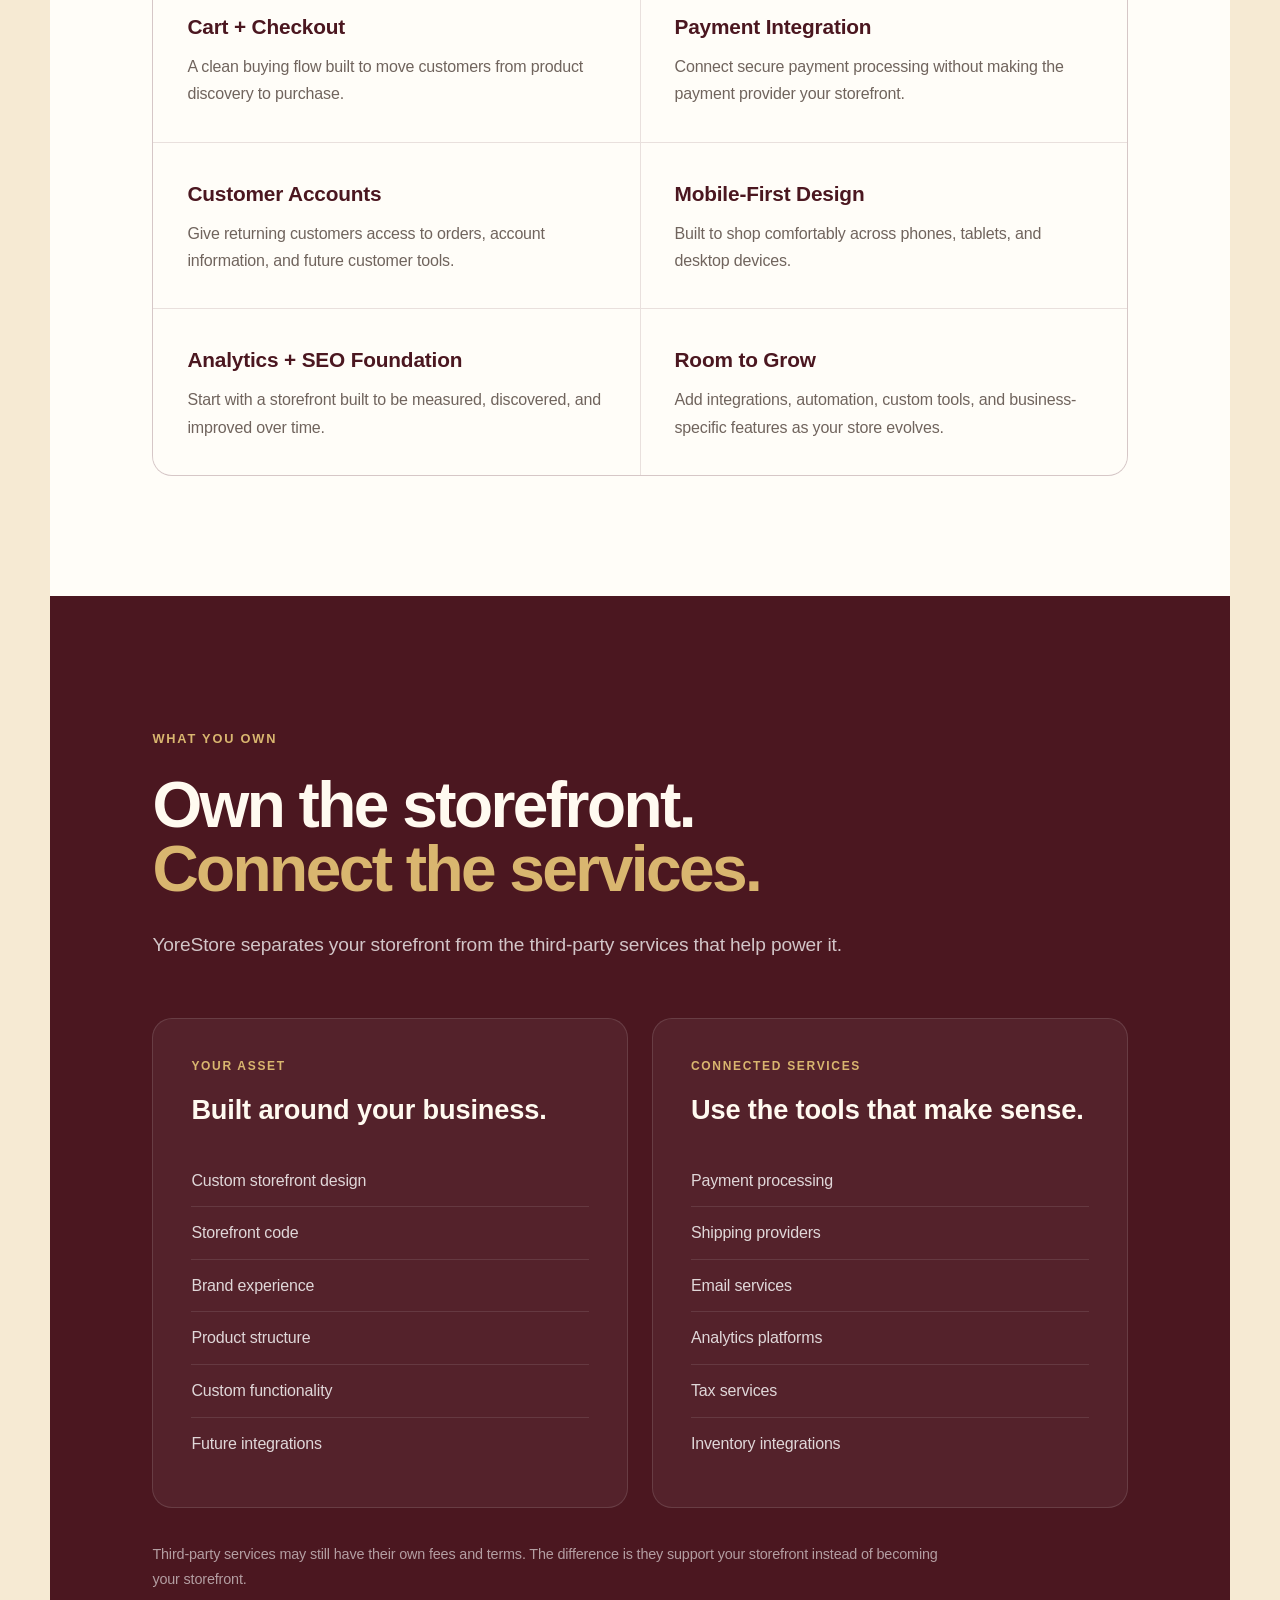
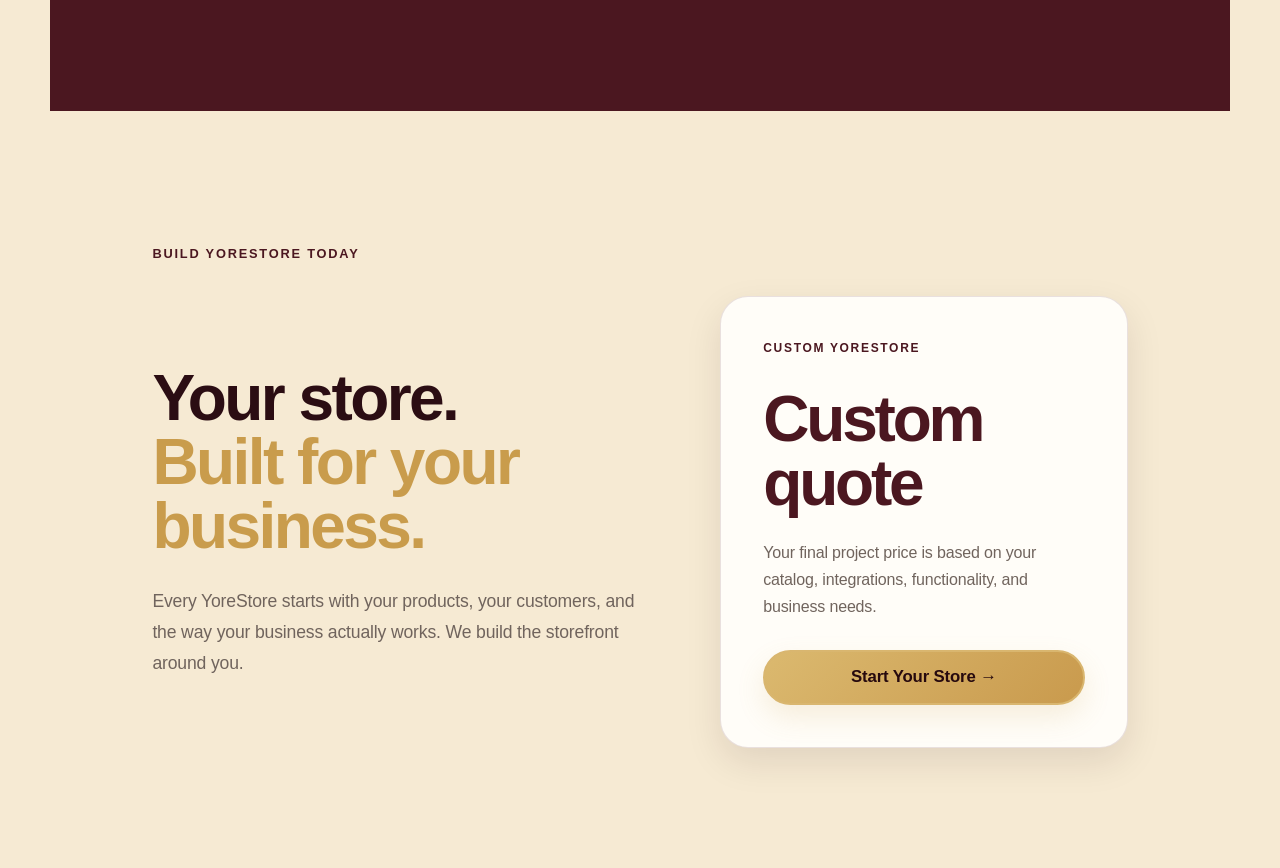
<file: yorestore.html>
<!DOCTYPE html>
<html lang="en">

<head>
  <meta charset="UTF-8">

  <meta
    name="viewport"
    content="width=device-width, initial-scale=1.0"
  >

  <title>Custom Ecommerce Websites | YoreStore by Bridge Digital</title>

  <link
    rel="stylesheet"
    href="css/style.css"
  >

  <meta name="description" content="Explore YoreStore, Bridge Digital’s custom ecommerce website offering for businesses that want a storefront built around their brand, products, and workflow.">
  <link rel="canonical" href="https://buildwithbridge.dev/yorestore.html">
  <meta property="og:type" content="website">
  <meta property="og:site_name" content="Bridge Digital">
  <meta property="og:title" content="Custom Ecommerce Websites | YoreStore by Bridge Digital">
  <meta property="og:description" content="Explore YoreStore, Bridge Digital’s custom ecommerce website offering for businesses that want a storefront built around their brand, products, and workflow.">
  <meta property="og:url" content="https://buildwithbridge.dev/yorestore.html">
  <meta property="og:image" content="https://buildwithbridge.dev/assets/images/bridge-digital-social.png">
  <meta name="twitter:title" content="Custom Ecommerce Websites | YoreStore by Bridge Digital">
  <meta name="twitter:description" content="Explore YoreStore, Bridge Digital’s custom ecommerce website offering for businesses that want a storefront built around their brand, products, and workflow.">
</head>

<body><nav aria-label="Return to main website" style="padding:18px 24px;background:#190609;color:#d9b66f"><a href="index.html" style="text-decoration:none;font-weight:700">← Back To Bridge</a></nav>

  <main>

    <section class="hero">

      <div class="hero-content">

        <p class="hero-eyebrow">
          YORESTORE
        </p>

        <h1>
          Your Store.
          <span>Your Asset.</span>
        </h1>

        <p class="hero-tagline">
          Sell online without building your business
          entirely inside someone else's platform.
        </p>

        <div class="hero-buttons">

          <a
            href="index.html?service=ecommerce#contact"
            class="btn btn-primary"
          >
            Start Your Store →
          </a>

        </div>

      </div>

    </section>

    <section class="yore-problem">

  <div class="yore-problem-inner">

    <p class="section-eyebrow">
      THE PROBLEM
    </p>

    <h2>
      You built the business.
      <span>Why rent the storefront?</span>
    </h2>

    <p class="yore-lead">
      Selling online shouldn't mean building your entire
      business inside someone else's platform.
    </p>

    <p>
      Many e-commerce businesses depend on proprietary
      platforms for the storefront their customers interact
      with every day. That can mean less control over how
      your store works, how it grows, and where it can go
      next.
    </p>

    <p>
      YoreStore takes a different approach. We build a
      storefront around your business — designed to become
      a digital asset you can improve, expand, and carry
      forward as your business grows.
    </p>

  </div>

</section>

<section class="yore-solution">

  <div class="yore-solution-inner">

    <p class="section-eyebrow">
      THE YORESTORE DIFFERENCE
    </p>

    <h2>
      Built to sell.
      <span>Built to be yours.</span>
    </h2>

    <p class="yore-solution-lead">
      YoreStore is a custom e-commerce storefront built
      around your business instead of forcing your business
      to fit inside a platform.
    </p>

    <div class="yore-feature-grid">

      <div class="yore-feature">
        <span class="yore-feature-number">01</span>

        <h3>Your Brand</h3>

        <p>
          A storefront designed around your business,
          products, customers, and identity — not a
          pre-built marketplace template.
        </p>
      </div>

      <div class="yore-feature">
        <span class="yore-feature-number">02</span>

        <h3>Your Storefront</h3>

        <p>
          Custom storefront code that can evolve with your
          business instead of locking your customer
          experience into one platform.
        </p>
      </div>

      <div class="yore-feature">
        <span class="yore-feature-number">03</span>

        <h3>Your Data</h3>

        <p>
          Build around portable product, customer, and
          business data so your growth isn't tied to a
          single storefront provider.
        </p>
      </div>

      <div class="yore-feature">
        <span class="yore-feature-number">04</span>

        <h3>Your Asset</h3>

        <p>
          Improve and expand your storefront over time,
          creating technology that adds value to the
          business you're already building.
        </p>
      </div>

    </div>

  </div>

</section>

<section class="yore-includes">

  <div class="yore-includes-inner">

    <p class="section-eyebrow">
      WHAT'S INCLUDED
    </p>

    <h2>
      Everything you need to sell online.
      <span>Without renting the storefront.</span>
    </h2>

    <div class="yore-includes-grid">

      <div class="yore-include-item">
        <h3>Custom Storefront</h3>
        <p>
          A storefront designed around your brand, products,
          customers, and buying experience.
        </p>
      </div>

      <div class="yore-include-item">
        <h3>Product Catalog</h3>
        <p>
          Organized product pages, categories, variants,
          pricing, and inventory structure.
        </p>
      </div>

      <div class="yore-include-item">
        <h3>Cart + Checkout</h3>
        <p>
          A clean buying flow built to move customers from
          product discovery to purchase.
        </p>
      </div>

      <div class="yore-include-item">
        <h3>Payment Integration</h3>
        <p>
          Connect secure payment processing without making
          the payment provider your storefront.
        </p>
      </div>

      <div class="yore-include-item">
        <h3>Customer Accounts</h3>
        <p>
          Give returning customers access to orders,
          account information, and future customer tools.
        </p>
      </div>

      <div class="yore-include-item">
        <h3>Mobile-First Design</h3>
        <p>
          Built to shop comfortably across phones, tablets,
          and desktop devices.
        </p>
      </div>

      <div class="yore-include-item">
        <h3>Analytics + SEO Foundation</h3>
        <p>
          Start with a storefront built to be measured,
          discovered, and improved over time.
        </p>
      </div>

      <div class="yore-include-item">
        <h3>Room to Grow</h3>
        <p>
          Add integrations, automation, custom tools, and
          business-specific features as your store evolves.
        </p>
      </div>

    </div>

  </div>

</section>

<section class="yore-ownership">

  <div class="yore-ownership-inner">

    <p class="section-eyebrow">
      WHAT YOU OWN
    </p>

    <h2>
      Own the storefront.
      <span>Connect the services.</span>
    </h2>

    <p class="yore-ownership-lead">
      YoreStore separates your storefront from the third-party
      services that help power it.
    </p>

    <div class="yore-ownership-grid">

      <div class="yore-ownership-card yore-owned">

        <p class="ownership-label">
          YOUR ASSET
        </p>

        <h3>
          Built around your business.
        </h3>

        <ul>
          <li>Custom storefront design</li>
          <li>Storefront code</li>
          <li>Brand experience</li>
          <li>Product structure</li>
          <li>Custom functionality</li>
          <li>Future integrations</li>
        </ul>

      </div>

      <div class="yore-ownership-card yore-connected">

        <p class="ownership-label">
          CONNECTED SERVICES
        </p>

        <h3>
          Use the tools that make sense.
        </h3>

        <ul>
          <li>Payment processing</li>
          <li>Shipping providers</li>
          <li>Email services</li>
          <li>Analytics platforms</li>
          <li>Tax services</li>
          <li>Inventory integrations</li>
        </ul>

      </div>

    </div>

    <p class="yore-ownership-note">
      Third-party services may still have their own fees and
      terms. The difference is they support your storefront
      instead of becoming your storefront.
    </p>

  </div>

</section>
<section class="yore-offer">

  <div class="yore-offer-inner">

    <p class="section-eyebrow">
      BUILD YORESTORE TODAY
    </p>

    <div class="yore-offer-grid">

      <div class="yore-offer-copy">

        <h2>
          Your store.
          <span>Built for your business.</span>
        </h2>

        <p>
          Every YoreStore starts with your products, your
          customers, and the way your business actually works.
          We build the storefront around you.
        </p>

      </div>

      <div class="yore-price-card">

        <p class="yore-price-label">
          CUSTOM YORESTORE
        </p>

        <div class="yore-price">
          <strong>Custom quote</strong>
        </div>

        <p class="yore-price-description">
          Your final project price is based on your catalog,
          integrations, functionality, and business needs.
        </p>

        <a
          href="index.html?service=ecommerce#contact"
          class="btn btn-primary"
        >
          Start Your Store →
        </a>

      </div>

    </div>

  </div>

</section>
  </main>

</body>

</html>
</file>
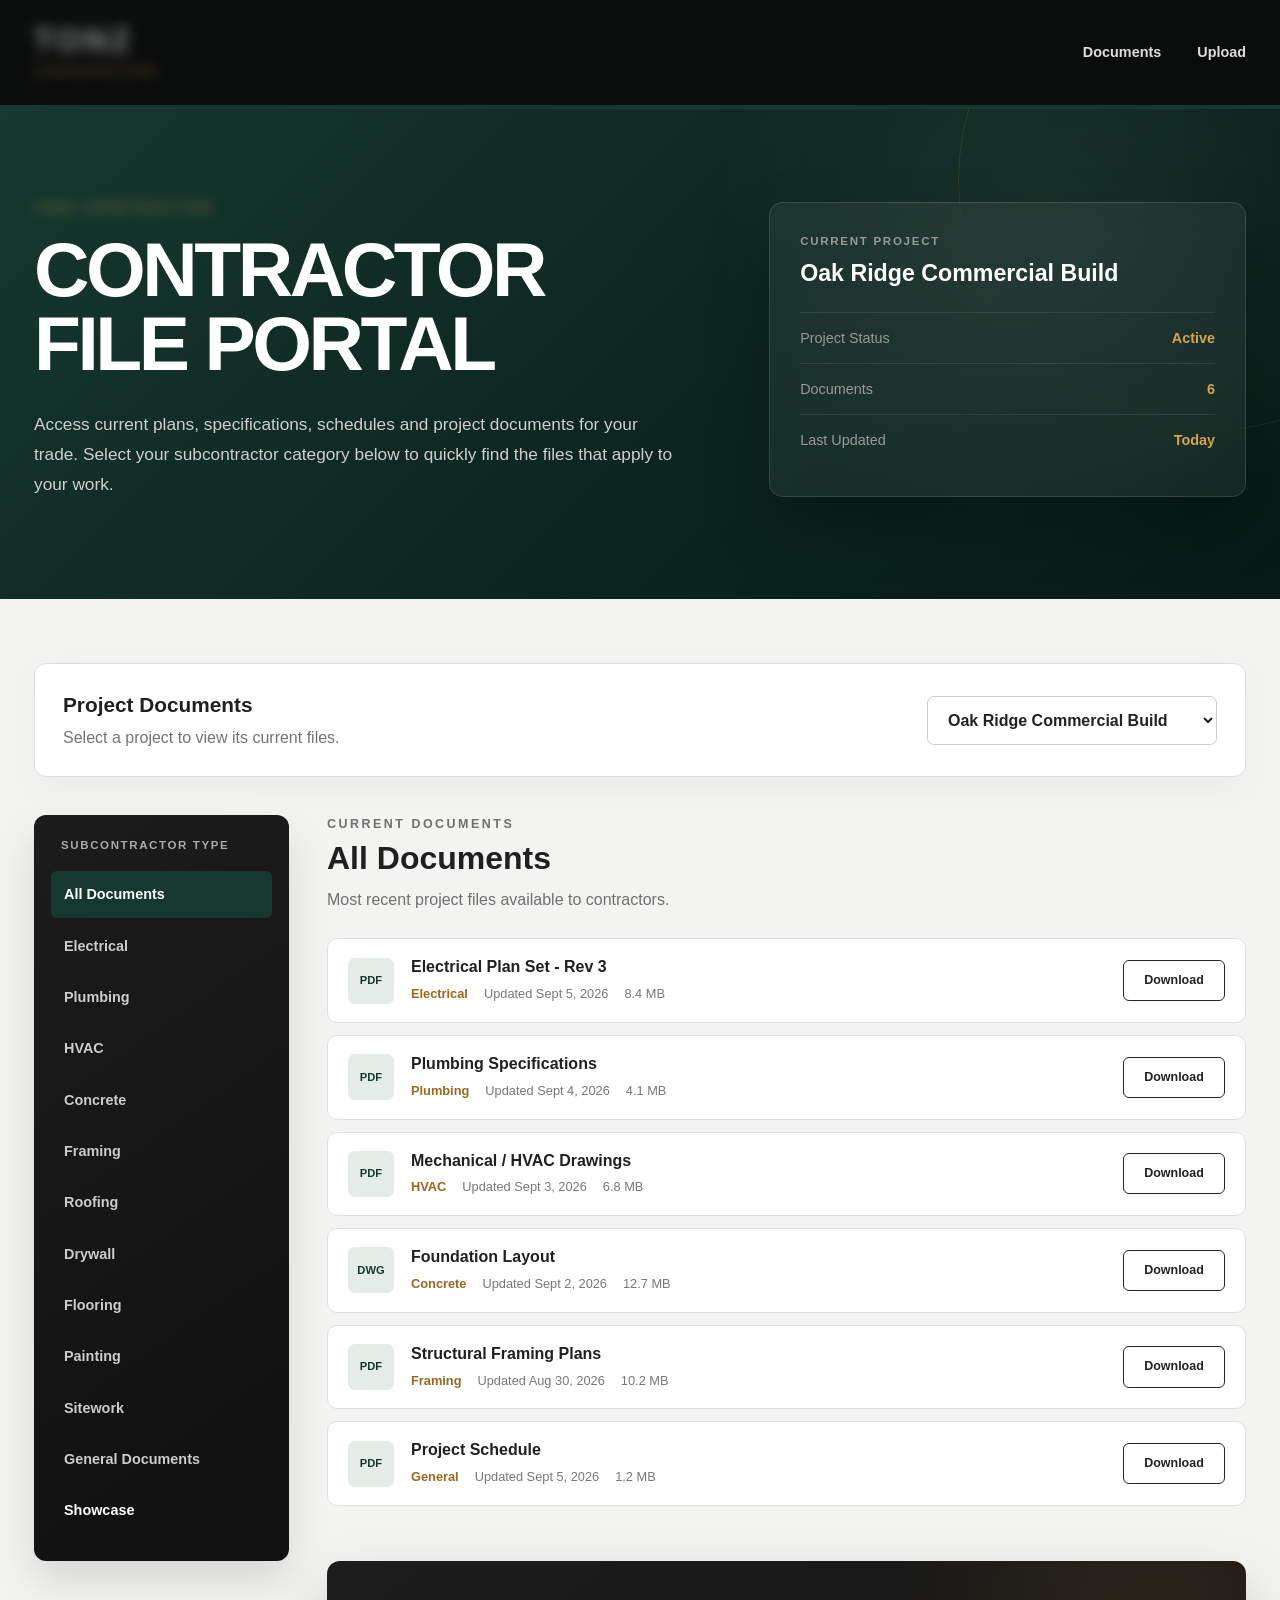
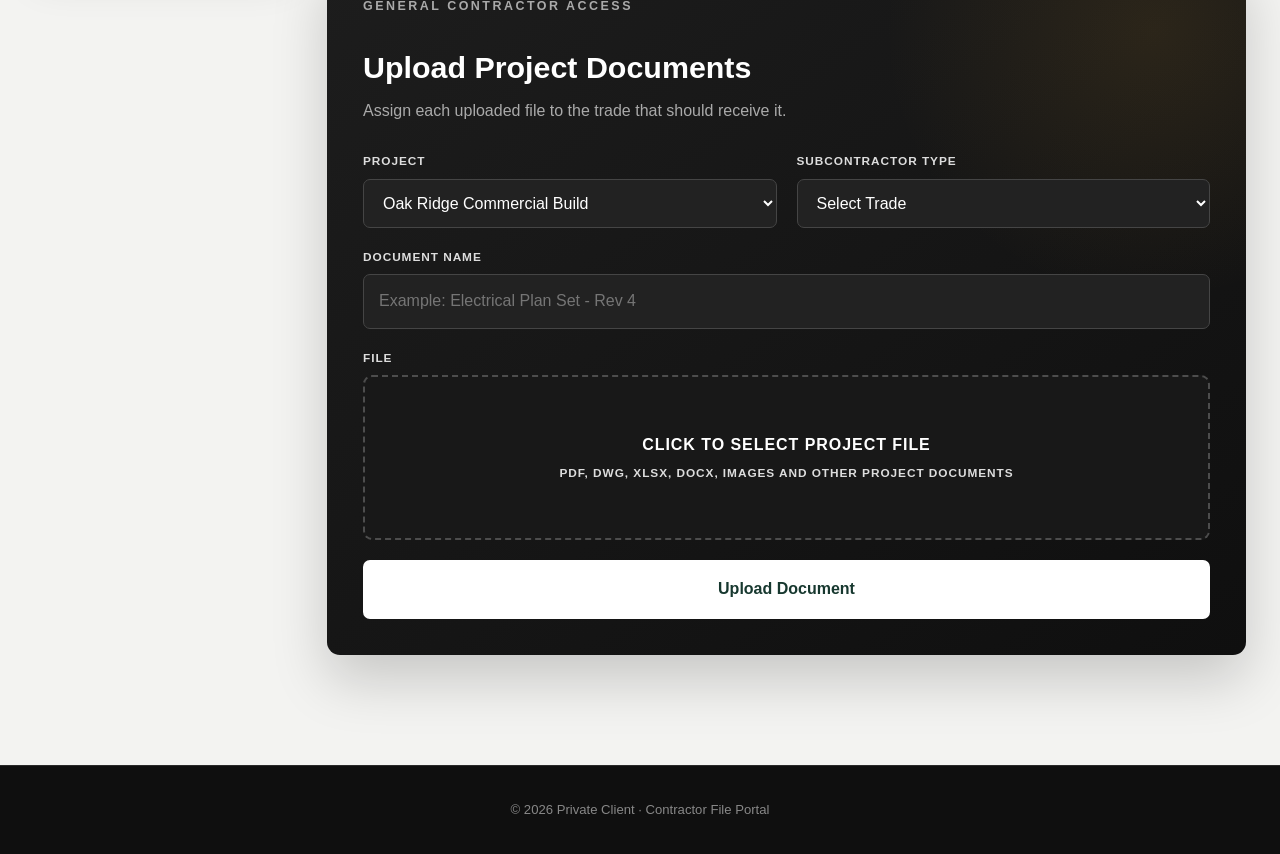
<file: fileportal/contractor-portal.html>
<!DOCTYPE html>
<html lang="en">

<head>

<link rel="stylesheet" href="contractor-portal.css">
  
    <meta charset="UTF-8">

  <meta
    name="viewport"
    content="width=device-width, initial-scale=1.0"
  >

  <title>Contractor Portal | TONZ Construction</title>

  <meta
    name="description"
    content="TONZ Construction contractor portal for project files, plans, specifications, schedules and subcontractor documents."
  >

  
<meta name="robots" content="noindex, follow">
</head>


<body>


  <!-- =====================================================
       HEADER
       ===================================================== -->

  <header class="portal-header">

    <nav class="portal-nav">

      <a
        href="https://www.tonzconstruction.com/"
        class="brand"
      >
        <span class="brand-main">
          TONZ
        </span>

        <span class="brand-sub">
          Construction
        </span>
      </a>


      <div class="portal-nav-links">

        <a href="#documents">
          Documents
        </a>

        <a href="#upload">
          Upload
        </a>

        

      </div>

    </nav>

  </header>



  <!-- =====================================================
       HERO
       ===================================================== -->

  <section class="portal-hero">

    <div class="portal-hero-inner">


      <div>

        <p class="eyebrow">
          TONZ Construction
        </p>

        <h1>
          Contractor
          File Portal
        </h1>

        <p class="portal-hero-copy">

          Access current plans, specifications,
          schedules and project documents for your trade.

          Select your subcontractor category below to
          quickly find the files that apply to your work.

        </p>

      </div>


      <aside class="portal-summary">

        <div class="portal-summary-label">
          Current Project
        </div>

        <h2 id="hero-project-name">
          Oak Ridge Commercial Build
        </h2>


        <div class="summary-row">

          <span>
            Project Status
          </span>

          <strong>
            Active
          </strong>

        </div>


        <div class="summary-row">

          <span>
            Documents
          </span>

          <strong id="document-count">
            6
          </strong>

        </div>


        <div class="summary-row">

          <span>
            Last Updated
          </span>

          <strong>
            Today
          </strong>

        </div>

      </aside>


    </div>

  </section>



  <!-- =====================================================
       PORTAL
       ===================================================== -->

  <main
    class="portal-main"
    id="documents"
  >


    <!-- PROJECT SELECTOR -->

    <section class="project-bar">

      <div>

        <h2>
          Project Documents
        </h2>

        <p>
          Select a project to view its current files.
        </p>

      </div>


      <select
        class="project-select"
        id="project-select"
      >

        <option
          value="oak-ridge"
        >
          Oak Ridge Commercial Build
        </option>

        <option
          value="green-bay-office"
        >
          Green Bay Office Renovation
        </option>

        <option
          value="de-pere-shop"
        >
          De Pere Shop Expansion
        </option>

      </select>

    </section>



    <div class="portal-layout">


      <!-- =================================================
           TRADE FILTERS
           ================================================= -->

      <aside class="trade-sidebar">

        <h3>
          Subcontractor Type
        </h3>


        <button
          class="trade-filter active"
          data-trade="all"
        >
          All Documents
        </button>


        <button
          class="trade-filter"
          data-trade="electrical"
        >
          Electrical
        </button>


        <button
          class="trade-filter"
          data-trade="plumbing"
        >
          Plumbing
        </button>


        <button
          class="trade-filter"
          data-trade="hvac"
        >
          HVAC
        </button>


        <button
          class="trade-filter"
          data-trade="concrete"
        >
          Concrete
        </button>


        <button
          class="trade-filter"
          data-trade="framing"
        >
          Framing
        </button>


        <button
          class="trade-filter"
          data-trade="roofing"
        >
          Roofing
        </button>


        <button
          class="trade-filter"
          data-trade="drywall"
        >
          Drywall
        </button>


        <button
          class="trade-filter"
          data-trade="flooring"
        >
          Flooring
        </button>


        <button
          class="trade-filter"
          data-trade="painting"
        >
          Painting
        </button>


        <button
          class="trade-filter"
          data-trade="sitework"
        >
          Sitework
        </button>


        <button
          class="trade-filter"
          data-trade="general"
        >
          General Documents
        </button>

        <a
          href="showcase-login.html"
          class="trade-filter showcase-link"
>
          Showcase
        </a>

      </aside>



      <!-- =================================================
           FILE LIST
           ================================================= -->

      <section class="portal-content">

        <div class="content-heading">

          <div>

            <p class="eyebrow">
              Current Documents
            </p>

            <h2 id="trade-heading">
              All Documents
            </h2>

            <p>
              Most recent project files available to contractors.
            </p>

          </div>

        </div>



        <div
          class="file-list"
          id="file-list"
        >


          <!-- ELECTRICAL -->

          <article
            class="file-card"
            data-trade="electrical"
          >

            <div class="file-icon">
              PDF
            </div>

            <div class="file-info">

              <h3>
                Electrical Plan Set - Rev 3
              </h3>

              <div class="file-meta">

                <span class="file-trade">
                  Electrical
                </span>

                <span>
                  Updated Sept 5, 2026
                </span>

                <span>
                  8.4 MB
                </span>

              </div>

            </div>

            <a
              href="#"
              class="download-button"
            >
              Download
            </a>

          </article>



          <!-- PLUMBING -->

          <article
            class="file-card"
            data-trade="plumbing"
          >

            <div class="file-icon">
              PDF
            </div>

            <div class="file-info">

              <h3>
                Plumbing Specifications
              </h3>

              <div class="file-meta">

                <span class="file-trade">
                  Plumbing
                </span>

                <span>
                  Updated Sept 4, 2026
                </span>

                <span>
                  4.1 MB
                </span>

              </div>

            </div>

            <a
              href="#"
              class="download-button"
            >
              Download
            </a>

          </article>



          <!-- HVAC -->

          <article
            class="file-card"
            data-trade="hvac"
          >

            <div class="file-icon">
              PDF
            </div>

            <div class="file-info">

              <h3>
                Mechanical / HVAC Drawings
              </h3>

              <div class="file-meta">

                <span class="file-trade">
                  HVAC
                </span>

                <span>
                  Updated Sept 3, 2026
                </span>

                <span>
                  6.8 MB
                </span>

              </div>

            </div>

            <a
              href="#"
              class="download-button"
            >
              Download
            </a>

          </article>



          <!-- CONCRETE -->

          <article
            class="file-card"
            data-trade="concrete"
          >

            <div class="file-icon">
              DWG
            </div>

            <div class="file-info">

              <h3>
                Foundation Layout
              </h3>

              <div class="file-meta">

                <span class="file-trade">
                  Concrete
                </span>

                <span>
                  Updated Sept 2, 2026
                </span>

                <span>
                  12.7 MB
                </span>

              </div>

            </div>

            <a
              href="#"
              class="download-button"
            >
              Download
            </a>

          </article>



          <!-- FRAMING -->

          <article
            class="file-card"
            data-trade="framing"
          >

            <div class="file-icon">
              PDF
            </div>

            <div class="file-info">

              <h3>
                Structural Framing Plans
              </h3>

              <div class="file-meta">

                <span class="file-trade">
                  Framing
                </span>

                <span>
                  Updated Aug 30, 2026
                </span>

                <span>
                  10.2 MB
                </span>

              </div>

            </div>

            <a
              href="#"
              class="download-button"
            >
              Download
            </a>

          </article>



          <!-- GENERAL -->

          <article
            class="file-card"
            data-trade="general"
          >

            <div class="file-icon">
              PDF
            </div>

            <div class="file-info">

              <h3>
                Project Schedule
              </h3>

              <div class="file-meta">

                <span class="file-trade">
                  General
                </span>

                <span>
                  Updated Sept 5, 2026
                </span>

                <span>
                  1.2 MB
                </span>

              </div>

            </div>

            <a
              href="#"
              class="download-button"
            >
              Download
            </a>

          </article>

        </div>



        <div
          class="empty-state"
          id="empty-state"
        >

          No documents are currently available
          for this subcontractor category.

        </div>



        <!-- =================================================
             GENERAL CONTRACTOR UPLOAD PANEL
             ================================================= -->

        <section
          class="upload-panel"
          id="upload"
        >

          <p class="eyebrow">
            General Contractor Access
          </p>

          <h2>
            Upload Project Documents
          </h2>

          <p>

            Assign each uploaded file to the trade
            that should receive it.

          </p>


          <form
            class="upload-form"
            id="upload-form"
          >


            <div class="form-group">

              <label for="upload-project">
                Project
              </label>

              <select id="upload-project">

                <option>
                  Oak Ridge Commercial Build
                </option>

                <option>
                  Green Bay Office Renovation
                </option>

                <option>
                  De Pere Shop Expansion
                </option>

              </select>

            </div>



            <div class="form-group">

              <label for="upload-trade">
                Subcontractor Type
              </label>

              <select
                id="upload-trade"
                required
              >

                <option value="">
                  Select Trade
                </option>

                <option value="electrical">
                  Electrical
                </option>

                <option value="plumbing">
                  Plumbing
                </option>

                <option value="hvac">
                  HVAC
                </option>

                <option value="concrete">
                  Concrete
                </option>

                <option value="framing">
                  Framing
                </option>

                <option value="roofing">
                  Roofing
                </option>

                <option value="drywall">
                  Drywall
                </option>

                <option value="flooring">
                  Flooring
                </option>

                <option value="painting">
                  Painting
                </option>

                <option value="sitework">
                  Sitework
                </option>

                <option value="general">
                  General Documents
                </option>

              </select>

            </div>



            <div class="form-group full">

              <label for="document-title">
                Document Name
              </label>

              <input
                id="document-title"
                type="text"
                placeholder="Example: Electrical Plan Set - Rev 4"
                required
              >

            </div>



            <div class="form-group full">

              <label>
                File
              </label>


              <label
                class="file-drop-zone"
                for="document-file"
              >

                <div>

                  <strong id="file-message">
                    Click to select project file
                  </strong>

                  PDF, DWG, XLSX, DOCX,
                  images and other project documents

                </div>

              </label>


              <input
                type="file"
                id="document-file"
                required
              >

            </div>



            <div class="form-group full">

              <button
                type="submit"
                class="upload-button"
              >
                Upload Document
              </button>

            </div>


          </form>

        </section>

      </section>

    </div>

  </main>



  <footer class="portal-footer">

  © 2026 Private Client ·
  Contractor File Portal

</footer>



  <script>

    /* =====================================================
       TRADE FILTERING
       ===================================================== */

    const tradeButtons =
      document.querySelectorAll(
        ".trade-filter"
      );


    const fileCards =
      document.querySelectorAll(
        ".file-card"
      );


    const tradeHeading =
      document.getElementById(
        "trade-heading"
      );


    const emptyState =
      document.getElementById(
        "empty-state"
      );


    tradeButtons.forEach(
      button => {

        button.addEventListener(
          "click",
          () => {

            tradeButtons.forEach(
              item => {
                item.classList.remove(
                  "active"
                );
              }
            );


            button.classList.add(
              "active"
            );


            const selectedTrade =
              button.dataset.trade;


            let visibleFiles = 0;


            fileCards.forEach(
              card => {

                const matches =
                  selectedTrade === "all" ||
                  card.dataset.trade ===
                    selectedTrade;


                card.style.display =
                  matches
                    ? "grid"
                    : "none";


                if (matches) {
                  visibleFiles++;
                }

              }
            );


            tradeHeading.textContent =
              button.textContent.trim();


            emptyState.style.display =
              visibleFiles === 0
                ? "block"
                : "none";

          }
        );

      }
    );



    /* =====================================================
       FILE SELECTION
       ===================================================== */

    const documentFile =
      document.getElementById(
        "document-file"
      );


    const fileMessage =
      document.getElementById(
        "file-message"
      );


    documentFile.addEventListener(
      "change",
      () => {

        if (
          documentFile.files.length
        ) {

          fileMessage.textContent =
            documentFile
              .files[0]
              .name;

        }

      }
    );



    /* =====================================================
       DEMO UPLOAD BEHAVIOR

       This currently demonstrates the interface only.

       The real version will send files to secure
       cloud storage and write document metadata to
       a database.
       ===================================================== */

    const uploadForm =
      document.getElementById(
        "upload-form"
      );


    uploadForm.addEventListener(
      "submit",
      event => {

        event.preventDefault();


        alert(
          "Upload interface is working. " +
          "Next we connect this form to secure file storage."
        );

      }
    );

  </script>

<script>
  /* Showcase mode:
     allow scrolling, block interaction
  */

  document.addEventListener("click", function(event) {
    event.preventDefault();
    event.stopPropagation();
  }, true);

  document.addEventListener("submit", function(event) {
    event.preventDefault();
    event.stopPropagation();
  }, true);
</script>
</body>

</html>
</file>
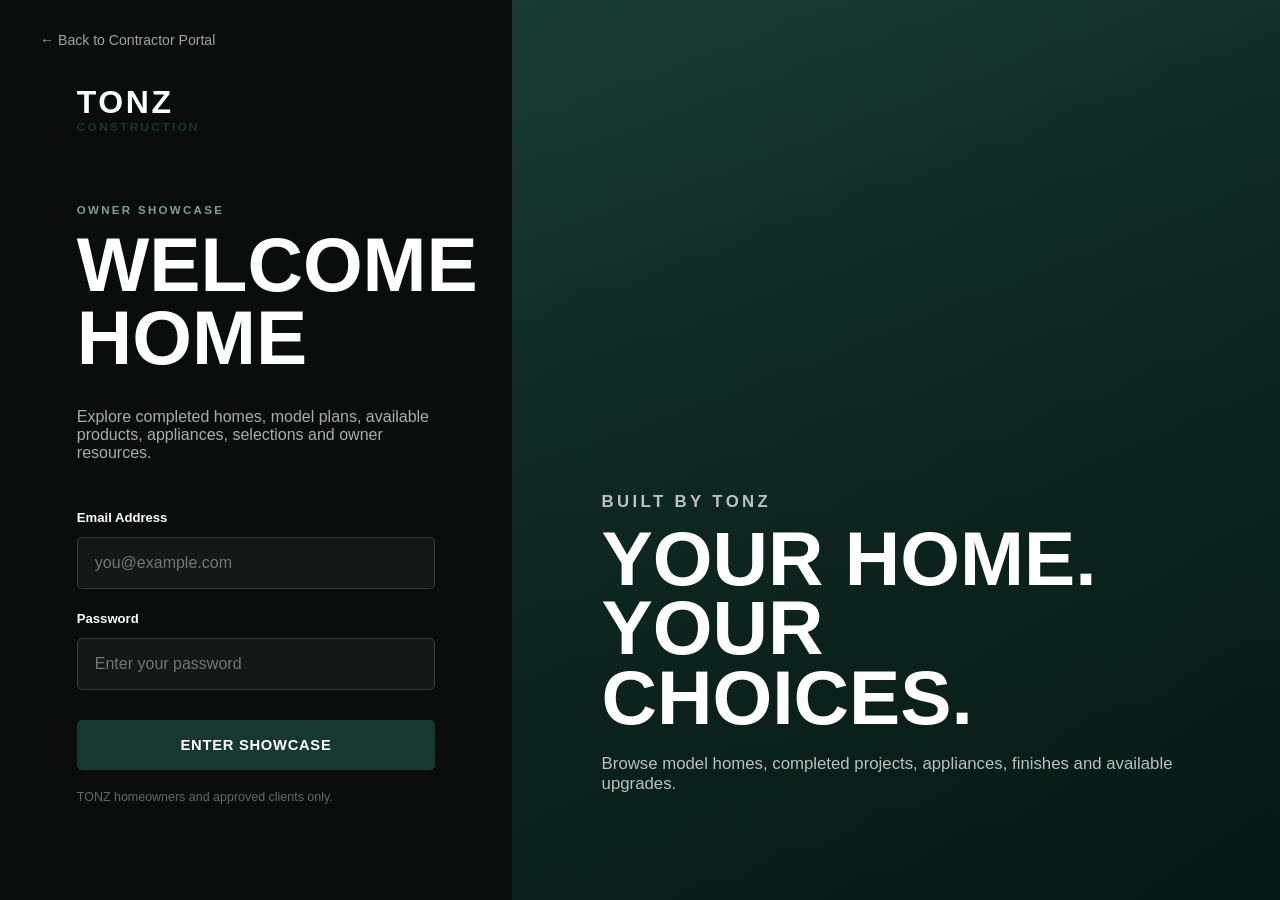
<file: fileportal/showcase-login.html>
<!DOCTYPE html>
<html lang="en">

<head>

  <meta charset="UTF-8">

  <meta
    name="viewport"
    content="width=device-width, initial-scale=1.0"
  >

  <title>TONZ Showcase Login</title>

  <link
    rel="stylesheet"
    href="showcase.css"
  >

<meta name="robots" content="noindex, follow">
</head>

<body>

  <main class="login-page">

    <section class="login-panel">

      <a
        href="contractor-portal.html"
        class="back-link"
      >
        ← Back to Contractor Portal
      </a>

      <div class="login-brand">

        <div class="brand-main">
          TONZ
        </div>

        <div class="brand-sub">
          Construction
        </div>

      </div>

      <p class="eyebrow">
        Owner Showcase
      </p>

      <h1>
        Welcome Home
      </h1>

      <p class="login-copy">
        Explore completed homes, model plans,
        available products, appliances,
        selections and owner resources.
      </p>

      <form
        class="login-form"
        id="showcase-login-form"
      >

        <label for="email">
          Email Address
        </label>

        <input
          type="email"
          id="email"
          placeholder="you@example.com"
          required
        >

        <label for="password">
          Password
        </label>

        <input
          type="password"
          id="password"
          placeholder="Enter your password"
          required
        >

        <button
          type="submit"
          class="login-button"
        >
          Enter Showcase
        </button>

      </form>

      <p class="login-note">
        TONZ homeowners and approved clients only.
      </p>

    </section>

    <section class="login-visual">

      <div class="visual-overlay">

        <p class="eyebrow">
          Built by TONZ
        </p>

        <h2>
          Your Home.
          <br>
          Your Choices.
        </h2>

        <p>
          Browse model homes, completed projects,
          appliances, finishes and available upgrades.
        </p>

      </div>

    </section>

  </main>

  <script>

    const loginForm =
      document.getElementById(
        "showcase-login-form"
      );

    loginForm.addEventListener(
      "submit",
      event => {

        event.preventDefault();

        window.location.href =
          "showcase.html";

      }
    );

  </script>

</body>

</html>
</file>
<file: portfolio-previews/wilmet-construction/styles.css>
:root{--black:#171717;--charcoal:#222;--warm:#f2f0ea;--paper:#faf9f5;--line:#d6d2c8;--gold:#d1a443;--muted:#696963;--display:'Barlow Condensed',Impact,sans-serif;--body:'Inter',Arial,sans-serif}*{box-sizing:border-box}html{scroll-behavior:smooth}body{margin:0;background:var(--paper);color:var(--black);font-family:var(--body);line-height:1.6}a{color:inherit;text-decoration:none}img{max-width:100%;display:block}.container{width:min(100% - 64px,1280px);margin:auto}.skip-link{position:absolute;top:-80px;left:20px;background:#fff;padding:12px;z-index:100}.skip-link:focus{top:20px}.site-header{height:86px;background:#fff;border-bottom:1px solid #ddd9d0;position:relative;z-index:20}.header-inner{height:100%;display:flex;align-items:center;justify-content:space-between;gap:28px}.brand{display:flex;align-items:center;gap:12px}.brand-mark{width:45px;height:40px;position:relative;display:block}.roof{position:absolute;left:5px;top:4px;width:34px;height:34px;border-left:5px solid var(--black);border-top:5px solid var(--black);transform:rotate(45deg)}.hammer{font:800 24px/1 var(--display);position:absolute;top:13px;left:13px}.h1{transform:rotate(45deg)}.h2{transform:rotate(-45deg)}.brand-copy{display:flex;flex-direction:column;line-height:.8}.brand-copy strong{font:800 31px var(--display);letter-spacing:.02em}.brand-copy small{font:700 9px var(--body);letter-spacing:.27em;margin-top:7px}.primary-nav{display:flex;align-items:center;gap:26px}.primary-nav>a{font-size:12px;font-weight:700}.primary-nav>a:not(.nav-cta):hover{color:#777}.nav-call{border-left:1px solid var(--line);padding-left:26px}.nav-cta{background:var(--black);color:#fff;padding:13px 17px}.nav-cta span,.button span{margin-left:20px}.menu-toggle{display:none}.hero{background:var(--black);color:#fff;position:relative;overflow:hidden}.hero-texture{position:absolute;inset:0;background:linear-gradient(115deg,#151515 0 58%,#202020 58%);opacity:1}.hero-texture:after{content:"";position:absolute;width:520px;height:520px;border:1px solid #ffffff12;right:-80px;top:-210px;transform:rotate(45deg)}.hero-grid{min-height:650px;position:relative;display:grid;grid-template-columns:1fr 330px;align-items:center;gap:80px;padding-block:80px 120px}.eyebrow,.kicker{font-size:10px;font-weight:800;letter-spacing:.22em;margin:0 0 24px;color:#876b31}.eyebrow{color:#e3bd67}.eyebrow span{display:inline-block;width:34px;height:1px;background:currentColor;vertical-align:middle;margin-right:12px}.hero h1,.section-heading h2,.about h2,.why h2,.contact h2{font-family:var(--display);font-weight:800;letter-spacing:-.025em;line-height:.88;margin:0}.hero h1{font-size:clamp(72px,8.5vw,126px)}h2{font-size:clamp(58px,6vw,88px)}h2 span,.hero h1 em{font-style:normal;color:var(--gold)}.hero-lead{max-width:650px;font-size:18px;color:#d0d0cc;margin:30px 0 35px}.hero-actions{display:flex;align-items:center;gap:34px;flex-wrap:wrap}.button{min-height:54px;padding:15px 20px;display:inline-flex;align-items:center;justify-content:space-between;border:0;font:700 12px var(--body);cursor:pointer}.button-gold{background:var(--gold);color:#111}.call-link{display:flex;flex-direction:column}.call-link small{font-size:9px;letter-spacing:.2em;color:#aaa}.call-link strong{font:700 23px var(--display);letter-spacing:.03em}.hero-panel{border-left:1px solid #ffffff2e;padding-left:35px;position:relative}.hero-panel-number{font:800 90px/.8 var(--display);color:#ffffff0c;margin-bottom:35px}.hero-panel p{font:700 20px var(--display);letter-spacing:.04em;border-bottom:1px solid #ffffff1f;padding:10px 0;margin:0}.hero-panel span{display:block;color:#aaa;font-size:12px;margin-top:25px}.hero-strip{position:absolute;bottom:0;left:0;right:0;height:58px;border-top:1px solid #ffffff24;display:flex;align-items:center;justify-content:center;gap:50px;font:700 11px var(--body);letter-spacing:.25em;color:#d7d4cb}.hero-strip i{width:4px;height:4px;border-radius:50%;background:var(--gold)}.section-pad{padding:120px 0}.section-heading{display:flex;justify-content:space-between;align-items:end;gap:50px;margin-bottom:55px}.section-heading>p{max-width:410px;color:var(--muted);font-size:16px;margin:0}.service-grid{display:grid;grid-template-columns:repeat(3,1fr);border-top:1px solid var(--line);border-left:1px solid var(--line)}.service-grid article{padding:38px 32px 42px;border-right:1px solid var(--line);border-bottom:1px solid var(--line);min-height:270px;transition:.25s}.service-grid article:hover{background:#fff;transform:translateY(-4px)}.service-grid article>span{font:700 11px var(--body);color:#9b7a34}.service-grid h3{font:700 32px var(--display);margin:48px 0 12px}.service-grid p{color:var(--muted);font-size:14px;margin:0}.about{background:#e9e6de;padding:120px 0}.about-grid{display:grid;grid-template-columns:1fr 1fr;gap:90px;align-items:center}.about-visual{position:relative}.photo-placeholder{background:linear-gradient(135deg,#3a3a37,#222);color:#fff;min-height:520px;display:flex;flex-direction:column;align-items:center;justify-content:center}.photo-placeholder span{font:800 100px var(--display);color:#ffffff12}.photo-placeholder small{font-size:9px;letter-spacing:.24em;color:#aaa}.badge{position:absolute;right:-28px;bottom:35px;background:var(--gold);padding:25px 30px;display:flex;gap:20px;align-items:center}.badge strong{font:800 35px var(--display)}.badge span{font-size:11px;line-height:1.4}.about-copy .lead{font:600 23px/1.5 var(--body);margin:30px 0 20px}.about-copy>p:not(.kicker):not(.lead){color:var(--muted)}.text-link{display:inline-block;margin-top:15px;font-size:12px;font-weight:800;border-bottom:1px solid;padding-bottom:7px}.text-link span{margin-left:30px}.work{background:#fff}.work-heading{align-items:end}.work-grid{display:grid;grid-template-columns:1.25fr 1fr;grid-template-rows:repeat(2,290px);gap:15px}.project{margin:0;position:relative;overflow:hidden;background:#222}.project-large{grid-row:span 2}.project .photo-placeholder{height:100%;min-height:0}.project figcaption{position:absolute;left:25px;right:25px;bottom:22px;color:#fff}.project figcaption small{display:block;color:#e2bd6a;font-size:9px;letter-spacing:.2em}.project figcaption strong{font:700 26px var(--display)}.why{background:var(--black);color:#fff;padding:110px 0}.why-grid{display:grid;grid-template-columns:.8fr 1.2fr;gap:100px}.kicker-light{color:#d4aa50}.why h2 span{color:var(--gold)}.why-points article{display:grid;grid-template-columns:50px 1fr;gap:25px;border-top:1px solid #ffffff2c;padding:27px 0}.why-points article>strong{font:700 11px var(--body);color:var(--gold)}.why-points h3{font:700 27px var(--display);margin:0 0 7px}.why-points p{color:#aaa;margin:0;font-size:14px;max-width:530px}.contact{background:var(--warm)}.contact-grid{display:grid;grid-template-columns:.85fr 1.15fr;gap:90px}.contact-copy>p:not(.kicker){color:var(--muted);max-width:500px}.contact-details{margin-top:45px;display:grid;gap:22px}.contact-details a,.contact-details div{display:flex;flex-direction:column}.contact-details small{font-size:9px;letter-spacing:.2em;color:#8b7a55}.contact-details strong{font:700 22px var(--display)}.estimate-form{background:#fff;padding:45px;box-shadow:0 20px 60px #0000000d}.form-head{display:flex;justify-content:space-between;border-bottom:1px solid var(--line);padding-bottom:18px;margin-bottom:30px;font-size:9px;font-weight:800;letter-spacing:.17em;color:#777}.form-row{display:grid;grid-template-columns:1fr 1fr;gap:16px}.estimate-form label{display:block;font-size:11px;font-weight:700;margin-bottom:18px}.estimate-form input,.estimate-form select,.estimate-form textarea{display:block;width:100%;margin-top:7px;border:1px solid #d3d0c8;background:#fbfaf7;padding:14px;font:400 14px var(--body);outline:none}.estimate-form input:focus,.estimate-form select:focus,.estimate-form textarea:focus{border-color:#9d7c36;box-shadow:0 0 0 3px #d1a44322}.estimate-form textarea{resize:vertical}.button-dark{background:var(--black);color:#fff;width:100%}.form-note{font-size:10px;color:#888;margin:12px 0 0}footer{background:#111;color:#fff;padding:50px 0 25px}.footer-inner{display:grid;grid-template-columns:1fr 1fr 1fr;align-items:end;gap:30px}.brand-footer .brand-copy strong{font-size:40px}.footer-inner>p{font:700 22px var(--display);margin:0;color:#aaa}.footer-inner>div{display:flex;flex-direction:column;text-align:right;font-size:11px;color:#888}.footer-inner>div a{color:#fff;font-weight:700;margin-top:5px}
@media(max-width:980px){.primary-nav{gap:14px}.primary-nav>a{font-size:11px}.nav-call{display:none}.hero-grid{grid-template-columns:1fr 260px;gap:45px}.service-grid{grid-template-columns:repeat(2,1fr)}.about-grid,.contact-grid{gap:50px}.why-grid{gap:55px}}
@media(max-width:760px){.container{width:min(100% - 38px,1280px)}.site-header{height:72px}.brand-mark{transform:scale(.85);transform-origin:left}.brand-copy strong{font-size:27px}.menu-toggle{display:flex;flex-direction:column;gap:5px;border:0;background:none;padding:10px}.menu-toggle span{width:24px;height:2px;background:#111}.primary-nav{display:none;position:absolute;top:72px;left:0;right:0;background:#fff;flex-direction:column;align-items:stretch;padding:14px 19px 24px;box-shadow:0 15px 30px #0002}.primary-nav.open{display:flex}.primary-nav a{padding:11px;border-bottom:1px solid #eee}.primary-nav .nav-cta{text-align:center;margin-top:5px}.hero-grid{min-height:690px;grid-template-columns:1fr;padding:75px 0 120px}.hero-panel{display:none}.hero h1{font-size:clamp(68px,18vw,100px)}.hero-strip{gap:16px;font-size:8px}.section-pad,.about{padding:80px 0}.section-heading{display:block}.section-heading>p{margin-top:25px}.service-grid{grid-template-columns:1fr}.service-grid article{min-height:auto}.about-grid,.why-grid,.contact-grid{grid-template-columns:1fr;gap:50px}.about-visual{order:2}.photo-placeholder{min-height:390px}.badge{right:-8px}.work-grid{display:block}.project,.project-large{height:330px;margin-bottom:14px}.form-row{grid-template-columns:1fr}.estimate-form{padding:28px 22px}.footer-inner{grid-template-columns:1fr;align-items:start}.footer-inner>div{text-align:left}}
@media(max-width:480px){.hero h1{font-size:64px}.hero-lead{font-size:16px}.hero-actions{align-items:flex-start;flex-direction:column}.hero-strip{justify-content:space-around;gap:4px}.hero-strip i{display:none}h2{font-size:55px}.service-grid h3{margin-top:30px}.badge{position:static}.footer-inner>p{font-size:20px}}
.project .roof-photo {
  object-fit: cover;
  object-position: center 100%;
}

/* =========================
   BACK TO TOP BUTTON
========================= */

.back-to-top {
  position: fixed;
  right: 24px;
  bottom: 24px;

  width: 48px;
  height: 48px;

  display: flex;
  align-items: center;
  justify-content: center;

  border: none;
  border-radius: 50%;

  background: #171717;
  color: #fff;

  font-size: 24px;
  font-weight: 700;
  line-height: 1;

  cursor: pointer;
  z-index: 1000;

  opacity: 0;
  visibility: hidden;
  transform: translateY(12px);

  transition:
    opacity 0.25s ease,
    transform 0.25s ease,
    visibility 0.25s ease,
    background 0.2s ease;
}

.back-to-top.show {
  opacity: 1;
  visibility: visible;
  transform: translateY(0);
}

.back-to-top:hover {
  background: #000;
  transform: translateY(-3px);
}

.back-to-top:focus-visible {
  outline: 3px solid #fff;
  outline-offset: 3px;
}

@media (max-width: 600px) {
  .back-to-top {
    right: 16px;
    bottom: 16px;
    width: 44px;
    height: 44px;
  }
}

/* ========================================
   HERO SERVICE LIST — PREMIUM HOVER
======================================== */

.hero-panel > p {
  position: relative;
  cursor: default;

  transition:
    color 0.3s ease,
    padding-left 0.3s ease;
}

/* Gold accent that sweeps across the divider */
.hero-panel > p::after {
  content: "";
  position: absolute;

  left: 0;
  bottom: -1px;

  width: 0;
  height: 1px;

  background: #e5b94b;
  transition: width 0.4s ease;
}

/* Hover effect */
.hero-panel > p:hover {
  color: #e5b94b;
  padding-left: 10px;
}

.hero-panel > p:hover::after {
  width: 100%;
}
</file>
<file: css/style.css>
/* =========================================================
   BRIDGE DIGITAL
   Clean production stylesheet
   ========================================================= */

/* ---------- DESIGN TOKENS ---------- */

:root {
  --maroon: #4b1720;
  --maroon-mid: #3b1118;
  --maroon-dark: #26090e;
  --maroon-deep: #190609;

  --gold: #c99c4c;
  --gold-accessible: #75520d;
  --gold-light: #d9b66f;
  --cream: #f6ead3;
  --white: #fffaf0;
  --paper: #fffdf8;

  --ink: #2b0d13;
  --muted: #70645d;

  --border-light: rgba(75, 23, 32, 0.12);
  --border-dark: rgba(255, 255, 255, 0.12);

  --shadow-soft: 0 14px 36px rgba(43, 13, 19, 0.10);
  --shadow-card: 0 24px 60px rgba(26, 5, 9, 0.22);

  --radius-sm: 14px;
  --radius-md: 20px;
  --radius-lg: 28px;
  --radius-pill: 999px;

  --content: 1180px;
  --wide: 1600px;

  --transition: 220ms ease;
}


/* ---------- RESET / BASE ---------- */

*,
*::before,
*::after {
  box-sizing: border-box;
}

html {
  scroll-behavior: smooth;
}

body {
  margin: 0;
  background: var(--cream);
  color: var(--ink);
  font-family: Inter, Arial, Helvetica, sans-serif;
  line-height: 1.6;
  letter-spacing: -0.01em;
  -webkit-font-smoothing: antialiased;
  text-rendering: optimizeLegibility;
}

img {
  max-width: 100%;
}

a {
  color: inherit;
}

section {
  max-width: var(--content);
  margin: 0 auto;
  padding: 96px 24px;
}

.section-title {
  max-width: 800px;
  margin: 0 auto 18px;
  text-align: center;
  font-size: clamp(2.1rem, 4vw, 3rem);
  line-height: 1.08;
  letter-spacing: -0.04em;
}

.section-intro {
  max-width: 720px;
  margin: 0 auto 48px;
  color: var(--muted);
  text-align: center;
  font-size: 1.08rem;
  line-height: 1.75;
}


/* =========================================================
   HEADER + HERO
   ========================================================= */

header {
  min-height: 100vh;
  color: var(--white);
  background:
    radial-gradient(circle at 56% 34%, rgba(107, 36, 48, 0.30), transparent 42%),
    radial-gradient(circle at 20% 70%, rgba(89, 24, 34, 0.18), transparent 38%),
    linear-gradient(135deg, #2a0b10 0%, #351015 48%, #22080c 100%);
}

header nav {
  position: relative;
  width: min(100%, var(--wide));
  min-height: 155px;
  margin: 0 auto;
  padding: 0 58px;

  display: flex;
  align-items: center;
  justify-content: space-between;
  gap: 40px;
}

/* ---------- MOBILE MENU BUTTON ---------- */

.mobile-menu-toggle {
  display: none;
  width: 46px;
  height: 46px;
  padding: 10px;

  border: 1px solid rgba(255, 255, 255, 0.18);
  border-radius: 12px;

  background: transparent;
  cursor: pointer;
}

.mobile-menu-toggle span {
  display: block;
  width: 100%;
  height: 2px;
  margin: 5px 0;

  border-radius: 999px;
  background: var(--white);

  transition: transform 220ms ease, opacity 220ms ease;
}

header nav::after {
  content: "";
  position: absolute;
  left: 50%;
  bottom: 0;
  width: 100vw;
  height: 1px;
  transform: translateX(-50%);
  background: rgba(255, 255, 255, 0.10);
}

.logo {
  display: inline-flex;
  align-items: center;
  flex-shrink: 0;
  text-decoration: none;
}

.logo img {
  display: block;
  width: 290px !important;
  height: auto !important;
  max-width: none;
}

.nav-links {
  display: flex;
  align-items: center;
  gap: 56px;
}

.nav-links a {
  position: relative;
  color: var(--white);
  text-decoration: none;
  font-size: 1.08rem;
  font-weight: 800;
  opacity: 0.96;
  transition: color var(--transition), opacity var(--transition);
}

.nav-links a::after {
  content: "";
  position: absolute;
  left: 0;
  right: 0;
  bottom: -8px;
  height: 2px;
  border-radius: var(--radius-pill);
  background: var(--gold);
  transform: scaleX(0);
  transform-origin: center;
  transition: transform var(--transition);
}

.nav-links a:hover {
  color: var(--gold-light);
  opacity: 1;
}

.nav-links a:hover::after {
  transform: scaleX(1);
}


/* ---------- HERO ---------- */

.hero {
  width: min(100%, var(--wide));
  min-height: calc(100vh - 155px);
  margin: 0 auto;
  padding: 70px 58px 90px;

  display: grid;
  grid-template-columns: minmax(0, 0.92fr) minmax(0, 1.08fr);
  gap: 88px;
  align-items: center;
}

.hero-text {
  text-align: left;
}

.hero h1 {
  max-width: 670px;
  margin: 0 0 28px;
  color: var(--white);
  font-size: clamp(4rem, 5.1vw, 6rem);
  font-weight: 900;
  line-height: 0.98;
  letter-spacing: -0.06em;
  text-wrap: balance;
}

.hero p {
  max-width: 650px;
  margin: 0 0 40px;
  color: rgba(255, 250, 240, 0.92);
  font-size: 1.18rem;
  font-weight: 500;
  line-height: 1.8;
}

.hero-text .btn + .btn {
  margin-left: 16px;
}


/* ---------- HERO BROWSER CARD ---------- */

.hero-card {
  width: 100%;
  max-width: 760px;
  margin: 0;
  padding: 0;
  overflow: hidden;

  border: 1px solid rgba(255, 255, 255, 0.20);
  border-radius: 24px;

  background: rgba(255, 255, 255, 0.025);
  box-shadow: 0 30px 80px rgba(0, 0, 0, 0.28);
  backdrop-filter: blur(10px);

  transition:
    transform 0.35s ease,
    box-shadow 0.35s ease,
    border-color 0.35s ease;
}

.hero-card:hover {
  transform: translateY(-6px);
  border-color: rgba(217, 182, 111, 0.36);
  box-shadow: 0 38px 90px rgba(0, 0, 0, 0.35);
}

.browser-bar {
  height: 58px;
  display: flex;
  align-items: center;
  gap: 10px;
  padding: 0 30px;
  border-bottom: 1px solid rgba(255, 255, 255, 0.07);
  background: rgba(255, 255, 255, 0.015);
}

.browser-bar span {
  width: 16px;
  height: 16px;
  border-radius: 50%;
}

.browser-bar span:nth-child(1) { background: #ff5f57; }
.browser-bar span:nth-child(2) { background: #febc2e; }
.browser-bar span:nth-child(3) { background: #28c840; }

.hero-card-content {
  position: relative;
  min-height: 500px;

  display: flex;
  flex-direction: column;
  align-items: center;
  justify-content: center;

  background:
    radial-gradient(circle at center, rgba(91, 31, 39, 0.23), transparent 64%),
    rgba(18, 4, 8, 0.25);
}

.hero-card img {
  display: block;
  width: 100%;
  max-height: 430px;
  object-fit: contain;
  padding: 20px 22px 10px;
  transition: transform 0.35s ease;
}

.hero-location {
  margin-top: 14px;

  color: var(--gold-light);
  font-size: 0.9rem;
  font-weight: 900;
  letter-spacing: 0.3em;
  text-transform: uppercase;

  opacity: 0;
  visibility: hidden;
  transform: translateY(8px);

  transition:
    opacity 0.35s ease,
    transform 0.35s ease,
    visibility 0.35s ease;
}

.hero-card:hover .hero-location {
  opacity: 1;
  visibility: visible;
  transform: translateY(0);
}

.hero-card:hover .hero-card-content img {
  transform: translateY(-4px);
}


/* =========================================================
   BUTTONS
   ========================================================= */

.btn {
  display: inline-flex;
  align-items: center;
  justify-content: center;

  min-width: 220px;
  padding: 17px 32px;

  border: 2px solid transparent;
  border-radius: var(--radius-pill);

  text-decoration: none;
  font-size: 1.05rem;
  font-weight: 900;
  line-height: 1;

  transition:
    transform var(--transition),
    box-shadow var(--transition),
    background var(--transition),
    color var(--transition),
    border-color var(--transition);
}

.btn:hover {
  transform: translateY(-3px);
}

.btn-primary {
  border-color: var(--gold-light);
  background: linear-gradient(135deg, #dbb96f, #c99a4d);
  color: var(--maroon-dark);
  box-shadow: 0 12px 28px rgba(196, 154, 74, 0.16);
}

.btn-primary:hover {
  background: linear-gradient(135deg, #e5c57e, #cf9f4f);
  box-shadow: 0 16px 34px rgba(196, 154, 74, 0.26);
}

.btn-secondary {
  border-color: rgba(255, 250, 240, 0.95);
  background: transparent;
  color: var(--white);
}

.btn-secondary:hover {
  border-color: var(--gold-light);
  background: rgba(255, 255, 255, 0.06);
  color: var(--gold-light);
}


/* =========================================================
   SERVICES
   ========================================================= */

.services-grid {
  display: grid;
  grid-template-columns: repeat(2, minmax(0, 1fr));
  gap: 24px;
}

.service-card {
  position: relative;
  min-height: 245px;
  overflow: hidden;
  padding: 32px;

  border: 1px solid var(--border-light);
  border-radius: var(--radius-md);

  background: var(--paper);
  box-shadow: var(--shadow-soft);

  transition:
    transform 0.3s ease,
    box-shadow 0.3s ease,
    border-color 0.3s ease;
}

.service-card::after {
  content: "";
  position: absolute;
  right: -52px;
  bottom: -62px;
  width: 145px;
  height: 145px;
  border-radius: 50%;
  background: rgba(201, 156, 76, 0.11);
  transition: transform 0.3s ease;
}

.service-card:hover {
  transform: translateY(-6px);
  border-color: rgba(201, 156, 76, 0.42);
  box-shadow: 0 20px 42px rgba(43, 13, 19, 0.14);
}

.service-card:hover::after {
  transform: scale(1.2);
}

.service-icon {
  width: 52px;
  height: 52px;
  display: grid;
  place-items: center;
  margin-bottom: 20px;

  border-radius: 16px;
  background: var(--maroon);
  font-size: 1.5rem;

  box-shadow: 0 8px 20px rgba(43, 13, 19, 0.20);
}

.service-card h3 {
  position: relative;
  z-index: 1;
  margin: 0 0 10px;
  color: var(--ink);
  font-size: 1.35rem;
}

.service-card p {
  position: relative;
  z-index: 1;
  margin: 0;
  color: var(--muted);
}


/* =========================================================
   PACKAGES
   ========================================================= */

.cards {
  display: grid;
  grid-template-columns: repeat(3, minmax(0, 1fr));
  gap: 24px;
  align-items: stretch;
}

.package-card {
  display: flex;
  flex-direction: column;
}

.package-card .package-button {
  margin-top: auto;
  align-self: flex-start;
}

.card {
  height: 100%;
  padding: 32px;

  border: 1px solid var(--border-light);
  border-radius: var(--radius-md);

  background: var(--paper);
  box-shadow: var(--shadow-soft);

  transition:
    transform 0.3s ease,
    box-shadow 0.3s ease,
    border-color 0.3s ease;
}

.card:hover {
  transform: translateY(-6px);
  border-color: rgba(201, 156, 76, 0.40);
  box-shadow: 0 22px 46px rgba(43, 13, 19, 0.14);
}

.card h3 {
  margin: 0 0 10px;
  font-size: 1.45rem;
  letter-spacing: -0.025em;
}

.card p {
  color: var(--muted);
}

.package-features {
  margin: 22px 0 28px;
  padding: 0;

  list-style: none;
}

.package-features li {
  position: relative;
  margin-bottom: 11px;
  padding-left: 28px;

  color: var(--muted);
  font-size: 0.95rem;
  line-height: 1.5;
}

.package-features li::before {
  content: "✓";

  position: absolute;
  left: 0;
  top: 0;

  color: var(--gold);
  font-weight: 900;
}

.card strong,
.package-price strong {
  color: var(--maroon);
  font-size: 1.35rem;
}

.package-button {
  display: inline-flex;
  align-items: center;
  justify-content: center;
  margin-top: 10px;
  padding: 13px 20px;

  border: 1px solid var(--maroon);
  border-radius: var(--radius-pill);

  background: var(--maroon);
  color: var(--white);

  text-decoration: none;
  font-weight: 900;

  transition:
    transform var(--transition),
    background var(--transition),
    color var(--transition);
}

.package-button:hover {
  transform: translateY(-2px);
  background: var(--gold);
  color: var(--maroon-dark);
}


/* =========================================================
   BRIDGE TENDING
   ========================================================= */

.bridge-tending {
  max-width: none;
  padding-right: max(24px, calc((100vw - var(--content)) / 2));
  padding-left: max(24px, calc((100vw - var(--content)) / 2));
  background: var(--paper);
}

.tending-header {
  margin-bottom: 42px;
}

.tending-eyebrow {
  margin: 0 0 12px;
  color: var(--gold-accessible);
  text-align: center;
  font-size: 0.78rem;
  font-weight: 900;
  letter-spacing: 0.14em;
  text-transform: uppercase;
}

.tending-card {
  overflow: hidden;
  display: grid;
  grid-template-columns: 1.35fr 0.85fr;

  border: 1px solid var(--border-light);
  border-radius: var(--radius-lg);

  background: var(--cream);
  box-shadow: 0 22px 55px rgba(43, 13, 19, 0.12);
}

.tending-main {
  padding: 42px;
}

.tending-title-row {
  display: flex;
  justify-content: space-between;
  align-items: flex-start;
  gap: 24px;
}

.tending-label {
  margin: 0 0 4px;
  color: var(--gold-accessible);
  font-size: 0.75rem;
  font-weight: 900;
  letter-spacing: 0.10em;
  text-transform: uppercase;
}

.tending-title-row h3 {
  margin: 0;
  color: var(--ink);
  font-size: 2rem;
  line-height: 1.1;
}

.tending-price {
  flex-shrink: 0;
  text-align: right;
}

.tending-price strong {
  display: block;
  color: var(--maroon);
  font-size: 2.3rem;
  line-height: 1;
}

.tending-price span {
  color: var(--muted);
  font-size: 0.85rem;
  font-weight: 700;
}

.tending-description {
  max-width: 620px;
  margin: 26px 0;
  color: var(--muted);
}

.tending-features {
  display: grid;
  grid-template-columns: repeat(2, minmax(0, 1fr));
  gap: 14px 24px;
}

.tending-feature {
  display: flex;
  align-items: center;
  gap: 10px;
  color: var(--ink);
  font-weight: 700;
}

.tending-feature span {
  width: 24px;
  height: 24px;
  display: grid;
  place-items: center;
  flex-shrink: 0;

  border-radius: 50%;
  background: var(--maroon);
  color: var(--gold-light);

  font-size: 0.75rem;
  font-weight: 900;
}

.tending-offer {
  padding: 42px;

  display: flex;
  flex-direction: column;
  justify-content: center;

  background:
    radial-gradient(circle at top right, rgba(201, 156, 76, 0.22), transparent 45%),
    linear-gradient(135deg, var(--maroon), var(--maroon-dark));

  color: var(--white);
}

.offer-badge {
  align-self: flex-start;
  margin: 0 0 18px;
  padding: 7px 12px;

  border: 1px solid rgba(217, 182, 111, 0.40);
  border-radius: var(--radius-pill);

  background: rgba(255, 255, 255, 0.06);
  color: var(--gold-light);

  font-size: 0.70rem;
  font-weight: 900;
  letter-spacing: 0.12em;
}

.tending-offer h3 {
  margin: 0 0 14px;
  font-size: 1.8rem;
  line-height: 1.15;
}

.tending-offer p {
  margin: 0 0 22px;
  color: rgba(255, 255, 255, 0.82);
  line-height: 1.7;
}

.tending-offer p strong {
  color: var(--gold-light);
}

.tending-button {
  align-self: flex-start;
  margin: 0 0 18px;
}

.tending-offer small {
  color: rgba(255, 255, 255, 0.58);
  line-height: 1.5;
}


/* =========================================================
   PORTFOLIO
   ========================================================= */

.portfolio {
  max-width: none;
  padding-right: max(24px, calc((100vw - var(--content)) / 2));
  padding-left: max(24px, calc((100vw - var(--content)) / 2));
  background: var(--maroon);
  color: var(--white);
}

.portfolio .section-intro {
  color: rgba(255, 255, 255, 0.72);
}

.portfolio-grid {
  display: grid;
  grid-template-columns: repeat(2, minmax(0, 1fr));
  gap: 30px;
  align-items: stretch;
}

.portfolio-preview {
  min-width: 0;
  overflow: hidden;

  display: flex;
  flex-direction: column;

  border: 1px solid var(--border-dark);
  border-radius: 22px;

  background: #5a1d28;
  box-shadow: 0 18px 45px rgba(20, 4, 8, 0.30);

  transition:
    transform 0.35s ease,
    box-shadow 0.35s ease,
    border-color 0.35s ease;
}

.portfolio-preview:hover {
  transform: translateY(-6px);
  border-color: rgba(217, 182, 111, 0.32);
  box-shadow: 0 28px 58px rgba(20, 4, 8, 0.45);
}

.portfolio-browser {
  overflow: hidden;
  background: #321017;
}

.portfolio-browser-bar {
  height: 46px;
  padding: 0 14px;

  display: flex;
  align-items: center;
  gap: 12px;

  border-bottom: 1px solid rgba(255, 255, 255, 0.06);
  background: #321017;
}

.browser-dots {
  display: flex;
  flex-shrink: 0;
  gap: 7px;
}

.browser-dots span {
  width: 9px;
  height: 9px;
  border-radius: 50%;
  opacity: 0.9;
}

.browser-dots span:nth-child(1) { background: #ff5f57; }
.browser-dots span:nth-child(2) { background: #febc2e; }
.browser-dots span:nth-child(3) { background: #28c840; }

.browser-address {
  flex: 1;
  height: 30px;

  display: flex;
  justify-content: center;
  align-items: center;

  overflow: hidden;

  border: 1px solid rgba(255, 255, 255, 0.08);
  border-radius: var(--radius-pill);

  background: rgba(255, 255, 255, 0.06);
  color: rgba(255, 255, 255, 0.75);

  font-size: 0.74rem;
  font-weight: 500;
  white-space: nowrap;
  text-overflow: ellipsis;
}

.portfolio-frame {
  position: relative;
  width: 100%;
  height: 300px;
  overflow: hidden;
  background: var(--paper);
}

.preview-scroll {
  position: absolute;
  inset: 0;
  overflow: hidden;
}

.preview-scroll iframe {
  position: absolute;
  top: var(--preview-top, 0px);
  left: 50%;

  width: 1440px;
  height: 1200px;

  border: 0;

  transform:
    translateX(var(--preview-x, -50%))
    scale(var(--preview-scale, 0.285));

  transform-origin: top center;

  transition:
    transform 0.45s ease,
    filter 0.45s ease;
}

.portfolio-frame:hover .preview-scroll iframe {
  transform:
    translateX(var(--preview-x, -50%))
    scale(calc(var(--preview-scale, 0.285) + 0.012));

  filter: brightness(0.72);
}

.preview-overlay {
  position: absolute;
  inset: 0;
  z-index: 3;

  display: flex;
  flex-direction: column;
  justify-content: center;
  align-items: center;
  gap: 6px;

  background: rgba(43, 13, 19, 0.78);
  color: var(--white);

  text-align: center;
  text-decoration: none;

  opacity: 0;
  visibility: hidden;

  transition:
    opacity 0.3s ease,
    visibility 0.3s ease;
}

.preview-overlay::before,
.preview-overlay::after {
  content: "";
  width: 72px;
  height: 1px;
  margin: 8px 0;
  background: rgba(217, 182, 111, 0.70);
}

.preview-overlay-label {
  color: var(--gold-light);
  font-size: 0.72rem;
  font-weight: 900;
  letter-spacing: 0.14em;
  text-transform: uppercase;
}

.preview-overlay strong {
  font-size: 1rem;
}

.portfolio-frame:hover .preview-overlay,
.preview-overlay:focus-visible {
  opacity: 1;
  visibility: visible;
}


/* ---------- INDIVIDUAL PREVIEW POSITIONING ---------- */

.paradise-frame {
  --preview-scale: 0.285;
  --preview-top: -20px;
  --preview-x: -50%;
}

.command-center-frame {
  --preview-scale: 0.35;
  --preview-top: 0px;
  --preview-x: -50%;
}

.valley-frame {
  --preview-scale: 0.46;
  --preview-top: -10px;
  --preview-x: -48%;
}


/* ---------- PORTFOLIO DETAILS ---------- */

.portfolio-preview-content {
  min-height: 170px;
  padding: 22px;

  display: grid;
  grid-template-columns: minmax(0, 1fr) auto;
  align-items: end;
  gap: 18px;
}

.portfolio-preview-content > div {
  min-width: 0;
  height: 100%;

  display: flex;
  flex-direction: column;
  justify-content: space-between;
}

.portfolio-preview-content h3 {
  min-height: 60px;
  margin: 0;

  display: flex;
  align-items: flex-start;

  color: var(--white);
  font-size: 1.2rem;
  line-height: 1.25;
}

.portfolio-label {
  margin: 0 0 4px;
  color: var(--maroon-dark) !important;
  font-size: 0.72rem;
  font-weight: 900;
  letter-spacing: 0.10em;
  text-transform: uppercase;
}

.portfolio-tech {
  display: flex;
  flex-wrap: wrap;
  gap: 8px;
  margin-top: 18px;
}

.portfolio-tech span {
  display: inline-flex;
  align-items: center;
  padding: 5px 10px;

  border: 1px solid rgba(217, 182, 111, 0.22);
  border-radius: var(--radius-pill);

  background: rgba(255, 255, 255, 0.06);
  color: var(--gold-light);

  font-size: 0.70rem;
  font-weight: 800;
  line-height: 1;
  letter-spacing: 0.04em;
  white-space: nowrap;
}

.portfolio-link {
  align-self: end;
  justify-self: end;
  flex-shrink: 0;
  padding-bottom: 3px;

  color: var(--white);
  font-size: 0.85rem;
  font-weight: 900;
  text-decoration: none;
  white-space: nowrap;

  transition:
    color var(--transition),
    transform var(--transition);
}

.portfolio-link:hover {
  color: var(--gold-light);
}

a.portfolio-link:hover {
  transform: translateX(4px);
}

.portfolio-link-disabled {
  opacity: 0.65;
  cursor: default;
}


/* ---------- PRIVATE PROJECT PLACEHOLDER ---------- */

.portfolio-placeholder {
  display: grid;
  place-items: center;
  padding: 28px;

  background:
    radial-gradient(circle at top right, rgba(201, 156, 76, 0.20), transparent 45%),
    linear-gradient(135deg, var(--maroon), var(--maroon-dark));

  color: var(--white);
  text-align: center;
}

.placeholder-content {
  max-width: 250px;
}

.placeholder-content span {
  display: inline-block;
  margin-bottom: 12px;

  color: var(--gold-light);
  font-size: 0.72rem;
  font-weight: 900;
  letter-spacing: 0.12em;
  text-transform: uppercase;
}

.placeholder-content h4 {
  margin: 0 0 8px;
  font-size: 2rem;
}

.placeholder-content p {
  margin: 0;
  color: rgba(255, 255, 255, 0.75);
  font-size: 0.9rem;
}

.portfolio-note {
  max-width: 620px;
  margin: 48px auto 0;

  color: rgba(255, 255, 255, 0.72);
  text-align: center;

  font-size: 0.95rem;
  font-style: italic;
  letter-spacing: 0.02em;
}

/* =========================================================
   CONTACT
   ========================================================= */

#contact {
  max-width: none;

  padding-right: max(
    24px,
    calc((100vw - var(--content)) / 2)
  );

  padding-left: max(
    24px,
    calc((100vw - var(--content)) / 2)
  );

  background: var(--cream);
}


.contact-panel {
  overflow: hidden;

  display: grid;
  grid-template-columns: 0.9fr 1.1fr;

  border-radius: 32px;

  background:
    radial-gradient(
      circle at 15% 10%,
      rgba(201, 156, 76, 0.15),
      transparent 35%
    ),
    linear-gradient(
      135deg,
      var(--maroon),
      var(--maroon-dark)
    );

  box-shadow:
    0 28px 70px rgba(43, 13, 19, 0.20);
}


/* LEFT SIDE */

.contact-copy {
  padding: 64px;

  display: flex;
  flex-direction: column;
  justify-content: center;

  color: var(--white);
}


.contact-eyebrow {
  margin: 0 0 16px;

  color: var(--gold-light);

  font-size: 0.75rem;
  font-weight: 900;

  letter-spacing: 0.16em;

  text-transform: uppercase;
}


.contact-copy h2 {
  margin: 0 0 24px;

  font-size: clamp(
    2.8rem,
    5vw,
    4.6rem
  );

  line-height: 0.98;

  letter-spacing: -0.055em;
}


.contact-copy > p:not(.contact-eyebrow) {
  max-width: 500px;

  margin: 0 0 36px;

  color: rgba(
    255,
    255,
    255,
    0.76
  );

  font-size: 1.05rem;

  line-height: 1.75;
}


.contact-email {
  display: flex;
  flex-direction: column;

  gap: 3px;
}


.contact-email span {
  color: rgba(
    255,
    255,
    255,
    0.55
  );

  font-size: 0.78rem;

  font-weight: 700;

  text-transform: uppercase;

  letter-spacing: 0.08em;
}


.contact-email a {
  color: var(--gold-light);

  font-weight: 900;

  text-decoration: none;
}


.contact-email a:hover {
  text-decoration: underline;
}


/* RIGHT SIDE */

.contact-form-card {
  margin: 14px;

  padding: 42px;

  border-radius: 24px;

  background: var(--paper);

  box-shadow:
    0 18px 50px rgba(0, 0, 0, 0.18);
}


.project-form {
  display: flex;
  flex-direction: column;

  gap: 20px;
}


.form-row {
  display: grid;

  grid-template-columns:
    repeat(2, minmax(0, 1fr));

  gap: 18px;
}


.form-group {
  display: flex;
  flex-direction: column;

  gap: 7px;
}


.form-group label {
  color: var(--maroon-dark);

  font-size: 0.78rem;
  font-weight: 900;

  letter-spacing: 0.03em;
}


.form-group input,
.form-group select,
.form-group textarea {
  width: 100%;

  padding: 14px 16px;

  border:
    1px solid rgba(75, 23, 32, 0.16);

  border-radius: 12px;

  outline: none;

  background: #fffaf4;

  color: var(--ink);

  font: inherit;

  transition:
    border-color var(--transition),
    box-shadow var(--transition),
    background var(--transition);
}


.form-group textarea {
  resize: vertical;

  min-height: 130px;
}


.form-group input:focus,
.form-group select:focus,
.form-group textarea:focus {
  border-color: var(--gold);

  background: white;

  box-shadow:
    0 0 0 4px rgba(201, 156, 76, 0.12);
}


.project-submit {
  width: 100%;

  margin-top: 4px;

  padding: 16px 24px;

  border: 0;

  border-radius: 999px;

  background:
    linear-gradient(
      135deg,
      var(--maroon),
      var(--maroon-dark)
    );

  color: var(--white);

  font: inherit;

  font-weight: 900;

  cursor: pointer;

  transition:
    transform var(--transition),
    box-shadow var(--transition),
    background var(--transition);
}


.project-submit:hover {
  transform: translateY(-2px);

  background:
    linear-gradient(
      135deg,
      #5a1b26,
      var(--maroon-dark)
    );

  box-shadow:
    0 14px 28px rgba(43, 13, 19, 0.18);
}


.form-note {
  margin: -4px 0 0;

  color: var(--muted);

  text-align: center;

  font-size: 0.78rem;
}


/* CONTACT MOBILE */

@media (max-width: 850px) {

  /* ---------- MOBILE NAV ---------- */

  header nav {
    padding: 20px 24px;

    flex-direction: row;
    flex-wrap: wrap;
    justify-content: space-between;
    align-items: center;

    gap: 0;
  }

  .logo img {
    width: 200px !important;
  }

  .mobile-menu-toggle {
    display: block;
  }

  .nav-links {
    display: none;

    width: 100%;
    padding: 28px 0 12px;

    flex-direction: column;
    align-items: center;
    gap: 22px;
  }

  .nav-links.is-open {
    display: flex;
  }

  .social-links {
    display: none !important;

    width: 100%;
    margin: 18px 0 4px;

    justify-content: center;
  }

  header nav.menu-open .social-links {
    display: flex !important;
  }


  /* ---------- CONTACT ---------- */

  .contact-panel {
    grid-template-columns: 1fr;
  }

  .contact-copy {
    padding: 48px 32px;
  }

  .contact-form-card {
    margin: 0 14px 14px;
    padding: 32px 26px;
  }

}
  
@media (max-width: 560px) {

  .contact-copy {
    padding: 40px 24px;
  }


  .contact-copy h2 {
    font-size: 2.8rem;
  }


  .contact-form-card {
    padding: 26px 20px;
  }


  .form-row {
    grid-template-columns: 1fr;
  }

}


/* =========================================================
   FOOTER
   ========================================================= */

footer {
  padding: 32px 24px;

  border-top: 1px solid rgba(75, 23, 32, 0.15);

  background: var(--cream);
  color: var(--muted);

  text-align: center;
  font-size: 0.92rem;
}


/* =========================================================
   ACCESSIBILITY
   ========================================================= */

a:focus-visible,
button:focus-visible {
  outline: 3px solid var(--gold);
  outline-offset: 4px;
}


/* =========================================================
   RESPONSIVE
   ========================================================= */

@media (max-width: 850px) {

  .yore-feature-grid {
    grid-template-columns: 1fr;
  }

  .yore-solution,
  .yore-problem {
    padding: 80px 7%;
  }

  .yore-feature {
    padding: 30px;
  }

  .yore-includes-grid {
    grid-template-columns: 1fr;
  }

  .yore-includes {
    padding: 80px 7%;
  }

  .yore-ownership-grid {
    grid-template-columns: 1fr;
  }

  .yore-ownership {
    padding: 80px 7%;
  }

}




@media (max-width: 560px) {

  header nav {
    padding: 20px 18px;
  }

  .logo img {
    width: 205px !important;
  }

  .hero {
    padding: 58px 18px 70px;
  }

  .hero h1 {
    font-size: clamp(2.8rem, 14vw, 4rem);
  }

  .hero p {
    font-size: 1rem;
    line-height: 1.65;
  }

  .hero-text .btn {
    width: 100%;
    max-width: 320px;
  }

  .hero-text .btn + .btn {
    margin-top: 12px;
    margin-left: 0;
  }

  .browser-bar {
    height: 48px;
    padding: 0 18px;
  }

  .browser-bar span {
    width: 12px;
    height: 12px;
  }

  .hero-card img {
    min-height: 300px;
    padding: 30px 24px;
  }

  section {
    padding-left: 18px;
    padding-right: 18px;
  }

  .service-card,
  .card {
    padding: 26px;
  }

  .tending-title-row {
    flex-direction: column;
  }

  .tending-price {
    text-align: left;
  }

  .tending-features {
    grid-template-columns: 1fr;
  }

  .portfolio-frame {
    height: 300px;
  }

  .portfolio-preview-content {
    min-height: auto;
    grid-template-columns: 1fr;
  }

  .portfolio-link {
    justify-self: start;
    margin-top: 6px;
  }

  .cta {
    padding: 48px 22px;
  }
}


/* ---------- REDUCED MOTION ---------- */

@media (prefers-reduced-motion: reduce) {

  html {
    scroll-behavior: auto;
  }

  *,
  *::before,
  *::after {
    transition-duration: 0.01ms !important;
    animation-duration: 0.01ms !important;
    animation-iteration-count: 1 !important;
  }
}

.success-icon {
  width: 64px;
  height: 64px;

  display: grid;
  place-items: center;

  margin: 0 auto 22px;

  border-radius: 50%;

  background: var(--maroon);
  color: var(--gold-light);

  font-size: 1.8rem;
  font-weight: 900;
}

.form-success h3 {
  margin: 0 0 12px;

  color: var(--maroon-dark);

  font-size: 2rem;
}

.form-success p {
  max-width: 420px;

  margin: 0 auto;

  color: var(--muted);

  line-height: 1.7;
}

.form-error {
  margin: 4px 0 0;
  padding: 12px 14px;

  border-radius: 10px;

  background: rgba(159, 29, 32, 0.08);
  color: #9f1d20;

  text-align: center;
  font-size: 0.9rem;
  font-weight: 700;
}

.form-error[hidden] {
  display: none !important;
}

.form-success[hidden] {
  display: none !important;
}

.project-form.is-hidden {
  display: none;
}

.form-success {
  min-height: 520px;
  padding: 70px 34px;

  display: flex;
  flex-direction: column;
  align-items: center;
  justify-content: center;

  text-align: center;
}

.success-back {
  display: inline-flex;
  align-items: center;
  justify-content: center;

  margin-top: 28px;
  padding: 14px 24px;

  border-radius: 999px;

  background: var(--maroon);
  color: var(--white);

  text-decoration: none;
  font-weight: 900;
}

.success-back:hover {
  background: var(--gold);
  color: var(--maroon-dark);
}

.social-links {
  display: flex;
  align-items: center;
  gap: 12px;
  margin-left: 8px;
}

.social-links a {
  width: 34px;
  height: 34px;

  display: flex;
  align-items: center;
  justify-content: center;

  border: 1px solid rgba(255, 255, 255, 0.15);
  border-radius: 50%;

  transition: 0.2s ease;
}

.social-links svg {
  width: 16px;
  height: 16px;
  fill: currentColor;
}

.social-links a:hover {
  transform: translateY(-2px);
  color: var(--gold-light);
  border-color: var(--gold-light);
  background: rgba(217, 182, 111, 0.08);
}


/* ---------- MOBILE MENU OPEN STATE ---------- */

.mobile-menu-toggle.is-open span:nth-child(1) {
  transform: translateY(7px) rotate(45deg);
}

.mobile-menu-toggle.is-open span:nth-child(2) {
  opacity: 0;
}

.mobile-menu-toggle.is-open span:nth-child(3) {
  transform: translateY(-7px) rotate(-45deg);
}

/* =========================
   LOCAL HERO TAGLINE
========================= */

.local-hero {
  display: flex;
  flex-direction: column;
  align-items: flex-start;
  line-height: 0.88;
}

.local-hero span {
  display: block;
}

.hero-websites {
  margin-bottom: 0.12em;
}

/* Service cascade */
.hero-service-stack {
  display: flex !important;
  flex-direction: column;
  align-items: flex-start;
  margin-top: -0.03em;
  margin-bottom: 0.28em;
}

.hero-built {
  font-size: 1em;
  opacity: 1;
}

/* Bridge gold service cascade */
.hero-hosted {
  font-size: 0.58em;
  color: var(--gold);
  opacity: 0.90;
  margin-left: 0.10em;
  margin-top: 0.10em;
}

.hero-managed {
  font-size: 0.50em;
  color: var(--gold);
  opacity: 0.72;
  margin-left: 0.22em;
  margin-top: 0.08em;
}

.hero-updated {
  font-size: 0.43em;
  color: var(--gold);
  opacity: 0.54;
  margin-left: 0.36em;
  margin-top: 0.08em;
}

.hero-supported {
  font-size: 0.36em;
  color: var(--gold);
  opacity: 0.45;
  margin-left: 0.54em;
  margin-top: 0.08em;
}

/* Final payoff */
.hero-where {
  font-size: 0.72em;
  line-height: 0.95;
  margin-top: 0.02em;
}

.hero-tagline {
  display: flex;
  flex-direction: column;
  gap: 0.45rem;
  margin-top: 1.4rem;

  font-size: 0.82rem;
  font-weight: 700;
  letter-spacing: 0.08em;
  text-transform: uppercase;
  color: rgba(255, 250, 240, 0.9);
}

.tagline-row {
  display: flex;
  align-items: center;
  gap: 0.65rem;
}

.tagline-row i {
  display: none;
}

.tagline-row span + span::before {
  content: "•";
  margin-right: 0.65rem;
  color: var(--gold);
  opacity: 0.8;
}

.tagline-row span {
  white-space: nowrap;
}

@media (max-width: 768px) {

  .logo img {
    width: 165px !important;
    height: auto !important;
  }

  .hero-text {
    text-align: center;
    align-items: center;
  }

  .local-hero {
    align-items: center;
    text-align: center;
    width: 100%;
  }

  .hero-service-stack {
    align-items: center;
  }

  .hero-hosted,
  .hero-managed,
  .hero-updated,
  .hero-supported {
    margin-left: 0;
  }

  .hero-where {
    text-align: center;
    width: 100%;
  }

  .hero-tagline {
    align-items: center;
    text-align: center;
    width: 100%;
  }

  .tagline-row {
    justify-content: center;
  }
}

/* =========================================================
   BRIDGE TENDING PRODUCT PAGE
   ========================================================= */

.tending-page {
  background: var(--cream);
  color: var(--ink);
}


/* ---------- TENDING HERO ---------- */

.tending-page-hero {
  max-width: none;
  min-height: auto;

  padding:
    90px
    max(24px, calc((100vw - var(--content)) / 2))
    100px;

  background:
    radial-gradient(
      circle at 78% 28%,
      rgba(201, 156, 76, 0.15),
      transparent 32%
    ),
    linear-gradient(
      135deg,
      #2a0b10 0%,
      #351015 48%,
      #22080c 100%
    );

  color: var(--white);
}

.tending-page-hero-grid {
  max-width: var(--content);
  margin: 0 auto;

  display: grid;
  grid-template-columns:
    minmax(0, 1.15fr)
    minmax(340px, 0.85fr);

  gap: 70px;
  align-items: center;
}

.tending-page-eyebrow {
  margin: 0 0 18px;

  color: var(--gold-light);

  font-size: 0.78rem;
  font-weight: 900;
  letter-spacing: 0.16em;
  text-transform: uppercase;
}

.tending-page-hero h1 {
  max-width: 720px;
  margin: 0 0 26px;

  color: var(--white);

  font-size: clamp(4rem, 6.5vw, 6.3rem);
  font-weight: 900;
  line-height: 0.94;
  letter-spacing: -0.06em;
}

.tending-page-hero h1 span {
  color: var(--gold-light);
}

.tending-page-hero-copy {
  max-width: 650px;
  margin: 0 0 36px;

  color: rgba(255, 250, 240, 0.82);

  font-size: 1.12rem;
  line-height: 1.8;
}

.tending-page-actions {
  display: flex;
  flex-wrap: wrap;
  gap: 14px;
}


/* ---------- STATUS PANEL ---------- */

.tending-status-card {
  overflow: hidden;

  border:
    1px solid rgba(217, 182, 111, 0.25);

  border-radius: var(--radius-lg);

  background:
    rgba(255, 255, 255, 0.045);

  box-shadow:
    0 30px 80px rgba(0, 0, 0, 0.28);

  backdrop-filter: blur(10px);
}

.tending-status-top {
  padding: 24px 28px;

  display: flex;
  justify-content: space-between;
  align-items: center;

  border-bottom:
    1px solid rgba(255, 255, 255, 0.09);
}

.tending-status-top strong {
  font-size: 1rem;
}

.tending-live {
  display: inline-flex;
  align-items: center;
  gap: 8px;

  color: var(--gold-light);

  font-size: 0.78rem;
  font-weight: 900;
  letter-spacing: 0.08em;
  text-transform: uppercase;
}

.tending-live::before {
  content: "";

  width: 8px;
  height: 8px;

  border-radius: 50%;

  background: #5bd48c;

  box-shadow:
    0 0 0 5px rgba(91, 212, 140, 0.10);
}

.tending-status-list {
  margin: 0;
  padding: 14px 28px 24px;

  list-style: none;
}

.tending-status-list li {
  padding: 15px 0;

  display: flex;
  justify-content: space-between;
  gap: 20px;

  border-bottom:
    1px solid rgba(255, 255, 255, 0.07);

  color: rgba(255, 250, 240, 0.67);
}

.tending-status-list li:last-child {
  border-bottom: 0;
}

.tending-status-list strong {
  color: var(--white);
}


/* ---------- INTRO / FEATURES ---------- */

.tending-product-section {
  max-width: none;

  padding-right:
    max(24px, calc((100vw - var(--content)) / 2));

  padding-left:
    max(24px, calc((100vw - var(--content)) / 2));
}

.tending-product-section.white {
  background: var(--paper);
}

.tending-product-heading {
  max-width: 800px;
  margin: 0 auto 52px;

  text-align: center;
}

.tending-product-heading .tending-page-eyebrow {
  color: var(--gold);
}

.tending-product-heading h2 {
  margin: 0 0 18px;

  color: var(--ink);

  font-size: clamp(2.5rem, 5vw, 4rem);
  line-height: 1.04;
  letter-spacing: -0.045em;
}

.tending-product-heading p {
  max-width: 700px;
  margin: 0 auto;

  color: var(--muted);

  font-size: 1.08rem;
  line-height: 1.75;
}

.tending-feature-grid {
  max-width: var(--content);
  margin: 0 auto;

  display: grid;
  grid-template-columns: repeat(3, minmax(0, 1fr));

  gap: 22px;
}

.tending-product-feature {
  padding: 30px;

  border: 1px solid var(--border-light);
  border-radius: var(--radius-md);

  background: var(--paper);

  box-shadow: var(--shadow-soft);

  transition:
    transform var(--transition),
    box-shadow var(--transition),
    border-color var(--transition);
}

.tending-product-feature:hover {
  transform: translateY(-5px);

  border-color:
    rgba(201, 156, 76, 0.42);

  box-shadow:
    0 20px 42px rgba(43, 13, 19, 0.14);
}

.tending-feature-number {
  width: 42px;
  height: 42px;

  display: grid;
  place-items: center;

  margin-bottom: 22px;

  border-radius: 50%;

  background: var(--maroon);

  color: var(--gold-light);

  font-size: 0.75rem;
  font-weight: 900;
}

.tending-product-feature h3 {
  margin: 0 0 10px;

  color: var(--ink);

  font-size: 1.25rem;
}

.tending-product-feature p {
  margin: 0;

  color: var(--muted);
}


/* ---------- PLANS ---------- */

.tending-plans {
  max-width: 1000px;
  margin: 0 auto;

  display: grid;
  grid-template-columns: repeat(2, minmax(0, 1fr));

  gap: 28px;
  align-items: stretch;
}

.tending-plan {
  position: relative;

  padding: 38px;

  display: flex;
  flex-direction: column;

  border: 1px solid var(--border-light);
  border-radius: var(--radius-lg);

  background: var(--paper);

  box-shadow: var(--shadow-soft);
}

.tending-plan.premium {
  overflow: hidden;

  border:
    2px solid rgba(201, 156, 76, 0.75);

  background:
    radial-gradient(
      circle at top right,
      rgba(201, 156, 76, 0.16),
      transparent 36%
    ),
    var(--paper);

  box-shadow:
    0 28px 65px rgba(43, 13, 19, 0.16);
}

.tending-plan-badge {
  position: absolute;
  top: 20px;
  right: 20px;

  padding: 7px 12px;

  border-radius: var(--radius-pill);

  background: var(--maroon);

  color: var(--gold-light);

  font-size: 0.68rem;
  font-weight: 900;
  letter-spacing: 0.10em;
  text-transform: uppercase;
}

.tending-plan-label {
  margin-bottom: 8px;

  color: var(--gold);

  font-size: 0.72rem;
  font-weight: 900;
  letter-spacing: 0.12em;
  text-transform: uppercase;
}

.tending-plan h3 {
  margin: 0;

  color: var(--ink);

  font-size: 2rem;
}

.tending-plan-price {
  margin: 18px 0 6px;

  color: var(--maroon);

  font-size: 3rem;
  font-weight: 900;
  line-height: 1;
}

.tending-plan-price span {
  color: var(--muted);

  font-size: 0.95rem;
  font-weight: 700;
}

.tending-plan-description {
  min-height: 75px;
  margin: 12px 0 24px;

  color: var(--muted);
}

.tending-plan-features {
  margin: 0 0 32px;
  padding: 0;

  list-style: none;
}

.tending-plan-features li {
  position: relative;

  padding:
    11px 0
    11px 28px;

  border-bottom:
    1px solid var(--border-light);

  color: var(--muted);
}

.tending-plan-features li::before {
  content: "✓";

  position: absolute;
  left: 0;
  top: 11px;

  color: var(--gold);

  font-weight: 900;
}

.tending-plan .package-button {
  width: 100%;
  margin-top: auto;
}


/* ---------- PREMIUM DETAIL ---------- */

.tending-premium-section {
  max-width: none;

  padding-right:
    max(24px, calc((100vw - var(--content)) / 2));

  padding-left:
    max(24px, calc((100vw - var(--content)) / 2));

  background:
    linear-gradient(
      135deg,
      var(--maroon),
      var(--maroon-dark)
    );

  color: var(--white);
}

.tending-premium-grid {
  max-width: var(--content);
  margin: 0 auto;

  display: grid;
  grid-template-columns: 0.9fr 1.1fr;

  gap: 70px;
  align-items: center;
}

.tending-premium-copy h2 {
  margin: 0 0 22px;

  color: var(--white);

  font-size: clamp(2.8rem, 5vw, 4.5rem);
  line-height: 1;
  letter-spacing: -0.05em;
}

.tending-premium-copy p {
  max-width: 560px;

  color: rgba(255, 250, 240, 0.76);

  line-height: 1.8;
}

.tending-premium-list {
  display: grid;
  gap: 13px;
}

.tending-premium-item {
  padding: 20px 22px;

  border:
    1px solid rgba(217, 182, 111, 0.20);

  border-radius: var(--radius-sm);

  background:
    rgba(255, 255, 255, 0.055);
}

.tending-premium-item strong {
  display: block;

  margin-bottom: 4px;

  color: var(--gold-light);
}

.tending-premium-item span {
  color: rgba(255, 250, 240, 0.68);

  font-size: 0.92rem;
}


/* ---------- CLIENT BENEFIT ---------- */

.tending-benefit {
  max-width: var(--content);
  margin: 0 auto;

  padding: 50px;

  display: flex;
  justify-content: space-between;
  align-items: center;

  gap: 40px;

  border: 1px solid rgba(201, 156, 76, 0.42);
  border-radius: var(--radius-lg);

  background: var(--paper);

  box-shadow: var(--shadow-soft);
}

.tending-benefit h2 {
  margin: 0 0 12px;

  color: var(--ink);

  font-size: clamp(2rem, 4vw, 3rem);
}

.tending-benefit p {
  max-width: 650px;
  margin: 0;

  color: var(--muted);
}


/* ---------- FINAL CTA ---------- */

.tending-final-cta {
  max-width: none;

  padding:
    110px
    max(24px, calc((100vw - var(--content)) / 2));

  background: var(--cream);

  text-align: center;
}

.tending-final-cta h2 {
  margin: 0 0 22px;

  color: var(--ink);

  font-size: clamp(3rem, 6vw, 5rem);
  line-height: 0.98;
  letter-spacing: -0.055em;
}

.tending-final-cta h2 span {
  color: var(--maroon);
}

.tending-final-cta p {
  max-width: 650px;
  margin: 0 auto 30px;

  color: var(--muted);

  font-size: 1.05rem;
}


/* ---------- MOBILE ---------- */

@media (max-width: 900px) {

  .tending-page-hero-grid,
  .tending-plans,
  .tending-premium-grid {
    grid-template-columns: 1fr;
  }

  .tending-page-hero {
    padding-top: 70px;
  }

  .tending-status-card {
    max-width: 650px;
  }

  .tending-feature-grid {
    grid-template-columns:
      repeat(2, minmax(0, 1fr));
  }

  .tending-benefit {
    flex-direction: column;
    align-items: flex-start;
  }
}


@media (max-width: 600px) {

  .tending-page-hero {
    padding-top: 55px;
    padding-bottom: 70px;
  }

  .tending-page-hero h1 {
    font-size: clamp(3rem, 15vw, 4.2rem);
  }

  .tending-page-actions {
    flex-direction: column;
  }

  .tending-page-actions .btn {
    width: 100%;
  }

  .tending-feature-grid {
    grid-template-columns: 1fr;
  }

  .tending-plan {
    padding: 30px 24px;
  }

  .tending-plan-description {
    min-height: auto;
  }

  .tending-benefit {
    padding: 32px 26px;
  }
}

/* =====================================================
   BRIDGE TENDING HERO CARD HOVER
   ===================================================== */

.tending-status-card {
  position: relative;
  overflow: hidden;

  transition:
    transform 0.35s ease,
    box-shadow 0.35s ease,
    border-color 0.35s ease;
}


/* Gold light sweep */

.tending-status-card::before {
  content: "";
  position: absolute;

  top: 0;
  left: -120%;

  width: 70%;
  height: 100%;

  background: linear-gradient(
    110deg,
    transparent,
    rgba(217, 182, 111, 0.12),
    transparent
  );

  transform: skewX(-18deg);

  transition: left 0.7s ease;

  pointer-events: none;
}


/* Lift the card */

.tending-status-card:hover {
  transform:
    translateY(-8px)
    scale(1.015);

  border-color:
    rgba(217, 182, 111, 0.45);

  box-shadow:
    0 30px 70px rgba(0, 0, 0, 0.32),
    0 0 35px rgba(201, 156, 76, 0.12);
}


/* Sweep the gold light across */

.tending-status-card:hover::before {
  left: 140%;
}


/* Make each status row react */

.tending-status-list li {
  transition:
    transform 0.25s ease,
    background 0.25s ease,
    padding-left 0.25s ease;
}


.tending-status-card:hover
.tending-status-list li {
  transform: translateX(4px);
}


/* Make TENDED glow */

.tending-live {
  transition:
    transform 0.25s ease,
    box-shadow 0.25s ease;
}


.tending-status-card:hover
.tending-live {
  transform: scale(1.06);

  box-shadow:
    0 0 20px rgba(201, 156, 76, 0.25);
}
/* =====================================================
   BRIDGE TENDING — 3D HERO CARD
   ===================================================== */

.tending-status-card {
  transform-style: preserve-3d;
  will-change: transform;

  transition:
    transform 0.15s ease,
    box-shadow 0.3s ease,
    border-color 0.3s ease;
}

.tending-status-card:hover {
  border-color: rgba(217, 182, 111, 0.5);

  box-shadow:
    0 35px 80px rgba(0, 0, 0, 0.35),
    0 0 40px rgba(201, 156, 76, 0.15);
}

/* Gives the content a little depth */

.tending-status-card:hover
.tending-status-top {
  transform: translateZ(22px);
}

.tending-status-card:hover
.tending-status-list {
  transform: translateZ(14px);
}

.tending-status-top,
.tending-status-list {
  transition: transform 0.3s ease;
}

/* =====================================================
   BRIDGE DIGITAL LOGO — FOX VALLEY HOVER
   ===================================================== */

.logo {
  position: relative;
}

.logo-location {
  position: absolute;

  left: 50%;
  bottom: 2px;

  transform:
    translateX(-50%)
    translateY(-5px);

  color: var(--gold-light);

  font-size: 0.72rem;
  font-weight: 900;
  letter-spacing: 0.22em;

  white-space: nowrap;

  opacity: 0;

  transition:
    opacity 0.3s ease,
    transform 0.3s ease;
}

.logo:hover .logo-location {
  opacity: 1;

  transform:
    translateX(-50%)
    translateY(0);
}
/* ========================================
   PORTFOLIO PAGE
======================================== */

.portfolio-page {
  padding-top: 70px;
  padding-bottom: 100px;
}

.portfolio-page .section-title {
  margin-top: 0;
}

.portfolio-page .section-intro {
  margin-bottom: 45px;
}

.portfolio-page .portfolio-grid {
  gap: 28px;
}

.portfolio-page-header {
  min-height: auto;
}

/* ========================================
   PORTFOLIO PAGE — 3 COLUMN GRID
======================================== */

.portfolio-page .portfolio-grid {
  max-width: 1350px;
  margin: 0 auto;

  grid-template-columns: repeat(3, minmax(0, 1fr));
  gap: 24px;
}

.portfolio-page .portfolio-frame {
  height: 230px;
}

.portfolio-page .portfolio-preview-content {
  min-height: 150px;
  padding: 20px;
}

@media (max-width: 1000px) {
  .portfolio-page .portfolio-grid {
    grid-template-columns: repeat(2, minmax(0, 1fr));
  }
}

@media (max-width: 650px) {
  .portfolio-page .portfolio-grid {
    grid-template-columns: 1fr;
  }
}

/* ========================================
   FEATURED PRODUCT
======================================== */

.featured-product {
  padding: 90px 28px 110px;
}


/* ========================================
   BROWSER MOCKUP
======================================== */

.featured-product-browser {
  width: min(100%, 1280px);
  margin: 0 auto;

  border-radius: 22px;
  overflow: hidden;

  border: 1px solid rgba(70, 20, 30, 0.12);

  background: #ffffff;

  box-shadow:
    0 30px 80px rgba(57, 15, 25, 0.16),
    0 8px 24px rgba(57, 15, 25, 0.08);
}

.featured-product-browser .portfolio-browser-bar {
  height: 58px;
  padding: 0 20px;

  display: flex;
  align-items: center;

  background: var(--maroon);
  border-bottom: 1px solid rgba(255,255,255,0.08);
}

.featured-product-browser .browser-address {
  flex: 1;
  margin: 0 45px;

  padding: 8px 18px;

  border-radius: 20px;

  text-align: center;
  font-size: 0.8rem;
  font-weight: 600;

  color: rgba(255,255,255,0.78);
  background: rgba(255,255,255,0.08);
}

.featured-product-frame {
  position: relative;
  width: 100%;
  height: 500px;
  overflow: hidden;
  background: #ffffff;
}

.featured-product-frame iframe {
  position: absolute;
  top: 0;
  left: 50%;

  width: 1600px !important;
  height: 2200px !important;

  border: 0 !important;
  display: block !important;

  transform: translateX(-50%) scale(0.32);
  transform-origin: top center;
}


/* ========================================
   PRODUCT DESCRIPTION
======================================== */

.featured-product-details {
  width: min(100%, 1180px);
  margin: 34px auto 0;
  padding: 38px 42px;

  display: grid;
  grid-template-columns: 1.5fr 0.9fr;
  align-items: center;
  gap: 60px;

  background: rgba(255, 255, 255, 0.72);
  border: 1px solid rgba(75, 23, 32, 0.09);
  border-radius: 20px;

  box-shadow:
    0 18px 45px rgba(75, 23, 32, 0.07),
    inset 0 1px 0 rgba(255,255,255,0.85);

  backdrop-filter: blur(14px);
  -webkit-backdrop-filter: blur(14px);
}

.featured-product-details > div:first-child {
  max-width: 670px;
}

.featured-product-details h3 {
  margin: 0 0 14px;
  font-size: clamp(1.55rem, 2vw, 2rem);
  line-height: 1.18;
  letter-spacing: -0.025em;
  color: var(--maroon);
}

.featured-product-details p {
  margin: 0;
  max-width: 620px;
  font-size: 0.98rem;
  line-height: 1.75;
  color: var(--muted);
}

.featured-product .portfolio-tech {
  display: grid;
  grid-template-columns: repeat(2, max-content);
  justify-content: end;
  gap: 10px;
}

.featured-product .portfolio-tech span {
  padding: 10px 15px;

  border-radius: 7px;
  border: 1px solid rgba(75, 23, 32, 0.12);

  background: rgba(255, 255, 255, 0.7);

  font-size: 0.72rem;
  font-weight: 700;
  letter-spacing: 0.035em;

  color: var(--maroon);

  box-shadow:
    0 3px 10px rgba(75, 23, 32, 0.04);

  transition:
    transform 0.2s ease,
    border-color 0.2s ease,
    box-shadow 0.2s ease;
}

.featured-product > .portfolio-link {
  display: block;
  width: fit-content;

  margin: 34px auto 0;

  font-weight: 700;
  color: var(--maroon);
}


/* ========================================
   MOBILE
======================================== */

@media (max-width: 850px) {

  .featured-product {
   padding: 70px 18px 45px;
  }

  .featured-product-frame {
  height: 300px;
  }


  .featured-product-details {
   grid-template-columns: 1fr;
   gap: 28px;
   padding: 32px 26px;
}

.featured-product-details > div:first-child {
  max-width: none;
  width: 100%;
}

.featured-product .portfolio-tech {
  width: 100%;
  grid-template-columns: repeat(2, minmax(0, 1fr));
  justify-content: stretch;
}

.featured-product .portfolio-tech span {
  width: 100%;
  text-align: center;
}

  .featured-product-browser .browser-address {
    margin: 0 12px;
  }
}

/* ========================================
   FILEPORTAL — PORTFOLIO CARD PREVIEW
======================================== */

.fileportal-card-preview {
  position: relative;
  height: 230px;
  overflow: hidden;
  background: #ffffff;
}

.fileportal-card-preview iframe {
  position: absolute;
  top: 0;
  left: 50%;

  width: 1600px;
  height: 1000px;

  border: 0;

  transform: translateX(-50%) scale(0.26);
  transform-origin: top center;
}

/* ========================================
   FILEPORTAL — PORTFOLIO PREVIEW
======================================== */

.fileportal-card-preview {
  position: relative;
  overflow: hidden;
  background: #ffffff;
}

.fileportal-card-preview iframe {
  position: absolute;
  top: 0;
  left: 50%;

  width: 1600px;
  height: 1000px;

  border: 0;

  transform: translateX(-50%) scale(0.26);
  transform-origin: top center;
}

/* =========================================
   CONVERSATION CALLOUT
   ========================================= */

.conversation-callout {
  padding: 44px 24px 36px;
}

.conversation-callout-inner {
  position: relative;
  overflow: hidden;

  max-width: 1130px;
  margin: 0 auto;
  padding: 42px 48px;

  text-align: center;

  background: #ffffff;
  border: 1px solid #ebe6df;
  border-radius: 18px;

  box-shadow:
    0 8px 24px rgba(64, 40, 30, 0.08);

  transition:
    transform 0.25s ease,
    box-shadow 0.25s ease,
    border-color 0.25s ease;
}

.conversation-callout-inner::after {
  content: "";
  position: absolute;

  width: 120px;
  height: 120px;

  right: -55px;
  bottom: -55px;

  border-radius: 50%;
  background: #f7f0df;

  pointer-events: none;

  transition:
    transform 0.3s ease,
    opacity 0.3s ease;
}

.conversation-callout-inner > * {
  position: relative;
  z-index: 1;
}

/* Hover animation only on devices that actually support hover */
@media (hover: hover) and (pointer: fine) {
  .conversation-callout-inner:hover {
    transform: translateY(-5px);
    border-color: rgba(75, 23, 32, 0.16);

    box-shadow:
      0 16px 34px rgba(64, 40, 30, 0.12);
  }

  .conversation-callout-inner:hover::after {
    transform: scale(1.15);
  }
}

.conversation-eyebrow {
  margin: 0 0 12px;

  font-size: 0.74rem;
  font-weight: 800;
  letter-spacing: 0.16em;
  text-transform: uppercase;
}

.conversation-callout h2 {
  max-width: 820px;
  margin: 0 auto 16px;

  font-size: clamp(2rem, 3.4vw, 3rem);
  line-height: 1.08;
}

.conversation-callout h2 span {
  display: inline;
}

.conversation-copy {
  max-width: 650px;
  margin: 0 auto 24px;

  font-size: 1rem;
  line-height: 1.65;
  opacity: 0.78;
}

.conversation-callout .btn {
  display: table;
  width: auto;
  margin: 0 auto;
  padding: 13px 22px;
}

/* =========================================
   FEATURED SOFTWARE AWARD
   ========================================= */

.featured-award {
  display: inline-flex;
  align-items: center;
  gap: 9px;

  margin-bottom: 12px;
  padding: 8px 14px;

  background: linear-gradient(
    135deg,
    #f3d58a,
    #d9aa4e
  );

  border: 1px solid rgba(91, 44, 12, 0.18);
  border-radius: 999px;

  color: #3b0b12;

  font-size: 0.72rem;
  font-weight: 800;
  letter-spacing: 0.1em;
  text-transform: uppercase;

  box-shadow: 0 5px 14px rgba(91, 44, 12, 0.12);
}

.featured-award-icon {
  display: flex;
  align-items: center;
  justify-content: center;

  width: 22px;
  height: 22px;

  background: #541522;
  border-radius: 50%;

  color: #f3d58a;
  font-size: 0.72rem;
  line-height: 1;
}

/* =========================================
   CONVERSATION CALLOUT — MOBILE
   ========================================= */

@media (max-width: 650px) {
  .conversation-callout {
    padding: 28px 16px;
  }

  .conversation-callout-inner {
  padding: 30px 22px;
  border-radius: 18px;

  background: #ffffff;
  border: 1px solid #ebe6df;

  box-shadow:
    0 8px 24px rgba(64, 40, 30, 0.10);
  }

  .conversation-callout h2 {
    font-size: 2rem;
    line-height: 1.12;
  }

  .conversation-copy {
    font-size: 0.95rem;
  }

  .conversation-callout .btn {
    display: flex;
    width: 100%;
    min-width: 0;
    text-align: center;
  }

  .featured-award {
    font-size: 0.65rem;
    padding: 7px 11px;
  }

  /* Touch feedback: same visual language as desktop hover */
  .conversation-callout-inner:active {
    transform: translateY(-3px);
    border-color: rgba(75, 23, 32, 0.16);

    box-shadow:
      0 14px 30px rgba(64, 40, 30, 0.12);
  }

  .conversation-callout-inner:active::after {
    transform: scale(1.12);
  }
}

/* =========================================
   CONVERSATION CALLOUT — FINAL OVERRIDE
   ========================================= */

.conversation-callout-inner {
  position: relative;
  overflow: hidden;

  max-width: 1130px;
  margin: 0 auto;
  padding: 42px 48px;

  text-align: center;

  background: #ffffff !important;
  border: 1px solid #ebe6df !important;
  border-radius: 18px !important;

  box-shadow:
    0 8px 24px rgba(64, 40, 30, 0.10) !important;
}

@media (max-width: 650px) {
  .conversation-callout {
    padding: 28px 16px;
  }

  .conversation-callout-inner {
    padding: 30px 22px;
    border-radius: 18px !important;
  }

  .conversation-callout .btn {
    width: 100%;
    min-width: 0;
  }
}

/* =========================================
   CONVERSATION CALLOUT — FINAL OVERRIDE
   ========================================= */

.conversation-callout-inner {
  position: relative;
  overflow: hidden;

  max-width: 1130px;
  margin: 0 auto;
  padding: 42px 48px;

  text-align: center;

  background: #ffffff !important;
  border: 1px solid #ebe6df !important;
  border-radius: 18px !important;

  box-shadow:
    0 8px 24px rgba(64, 40, 30, 0.10) !important;
}

@media (max-width: 650px) {
  .conversation-callout {
    padding: 28px 16px;
  }

  .conversation-callout-inner {
    padding: 30px 22px;
    border-radius: 18px !important;
  }

  .conversation-callout .btn {
    width: 100%;
    min-width: 0;
  }
}

/* ========================================
   YORESTORE — PROBLEM SECTION
======================================== */

.yore-problem {
  padding: 120px 8%;
  background: #ffffff;
}

.yore-problem-inner {
  max-width: 900px;
  margin: 0 auto;
}

.yore-problem .section-eyebrow {
  margin-bottom: 24px;

  font-size: 0.8rem;
  font-weight: 700;
  letter-spacing: 0.14em;
  text-transform: uppercase;

  color: #8b1e2d;
}

.yore-problem h2 {
  max-width: 750px;
  margin: 0 0 32px;

  font-size: clamp(2.4rem, 5vw, 4.5rem);
  line-height: 1;
  letter-spacing: -0.04em;

  color: #111111;
}

.yore-problem h2 span {
  display: block;
  color: #d5a84b;
}

.yore-problem .yore-lead {
  max-width: 720px;
  margin-bottom: 24px;

  font-size: 1.35rem;
  line-height: 1.6;
  font-weight: 600;

  color: #222222;
}

.yore-problem p:not(.section-eyebrow):not(.yore-lead) {
  max-width: 720px;
  margin-bottom: 18px;

  font-size: 1.05rem;
  line-height: 1.75;

  color: #555555;
}

/* ========================================
   YORESTORE — SOLUTION SECTION
======================================== */

.yore-solution {
  padding: 120px 8%;
  background: #f7ecd3;
}

.yore-solution-inner {
  max-width: 1100px;
  margin: 0 auto;
}

.yore-solution .section-eyebrow {
  margin-bottom: 24px;

  font-size: 0.8rem;
  font-weight: 700;
  letter-spacing: 0.14em;
  text-transform: uppercase;

  color: #8b1e2d;
}

.yore-solution h2 {
  margin: 0 0 28px;

  font-size: clamp(2.4rem, 5vw, 4.5rem);
  line-height: 1;
  letter-spacing: -0.04em;

  color: #111111;
}

.yore-solution h2 span {
  display: block;
  color: #d5a84b;
}

.yore-solution-lead {
  max-width: 760px;
  margin-bottom: 56px;

  font-size: 1.25rem;
  line-height: 1.6;

  color: #444444;
}

.yore-feature-grid {
  display: grid;

  grid-template-columns:
    repeat(2, minmax(0, 1fr));

  gap: 24px;
}

.yore-feature {
  padding: 36px;

  background: #ffffff;

  border-radius: 18px;
}

.yore-feature-number {
  display: block;
  margin-bottom: 36px;

  font-size: 0.8rem;
  font-weight: 700;
  letter-spacing: 0.12em;

  color: #8b1e2d;
}

.yore-feature h3 {
  margin: 0 0 14px;

  font-size: 1.7rem;

  color: #111111;
}

.yore-feature p {
  margin: 0;

  font-size: 1rem;
  line-height: 1.7;

  color: #555555;
}

@media (max-width: 850px) {

  .yore-feature-grid {
    grid-template-columns: 1fr;
  }

  .yore-solution,
  .yore-problem {
    padding: 80px 7%;
  }

  .yore-feature {
    padding: 30px;
  }

}

/* ========================================
   YORESTORE — OWNERSHIP
======================================== */

.yore-ownership {
  padding: 120px 8%;
  background: var(--maroon);
  color: var(--white);
}

.yore-ownership-inner {
  max-width: 1100px;
  margin: 0 auto;
}

.yore-ownership .section-eyebrow {
  margin-bottom: 24px;

  color: var(--gold-light);

  font-size: 0.8rem;
  font-weight: 700;
  letter-spacing: 0.14em;
  text-transform: uppercase;
}

.yore-ownership h2 {
  max-width: 850px;
  margin: 0 0 28px;

  font-size: clamp(2.4rem, 5vw, 4.5rem);
  line-height: 1;
  letter-spacing: -0.04em;

  color: var(--white);
}

.yore-ownership h2 span {
  display: block;
  color: var(--gold-light);
}

.yore-ownership-lead {
  max-width: 720px;
  margin-bottom: 56px;

  color: rgba(255, 255, 255, 0.75);

  font-size: 1.2rem;
  line-height: 1.7;
}

.yore-ownership-grid {
  display: grid;
  grid-template-columns: repeat(2, minmax(0, 1fr));
  gap: 24px;
}

.yore-ownership-card {
  padding: 38px;

  border: 1px solid rgba(255, 255, 255, 0.12);
  border-radius: 20px;

  background: rgba(255, 255, 255, 0.05);
}

.ownership-label {
  margin: 0 0 18px;

  color: var(--gold-light);

  font-size: 0.75rem;
  font-weight: 900;
  letter-spacing: 0.14em;
}

.yore-ownership-card h3 {
  margin: 0 0 28px;

  font-size: 1.7rem;
  line-height: 1.2;
}

.yore-ownership-card ul {
  margin: 0;
  padding: 0;

  list-style: none;
}

.yore-ownership-card li {
  padding: 13px 0;

  border-bottom:
    1px solid rgba(255, 255, 255, 0.10);

  color: rgba(255, 255, 255, 0.82);
}

.yore-ownership-card li:last-child {
  border-bottom: 0;
}

.yore-ownership-note {
  max-width: 800px;
  margin: 34px 0 0;

  color: rgba(255, 255, 255, 0.58);

  font-size: 0.9rem;
  line-height: 1.7;
}

/* ========================================
   YORESTORE — OFFER
======================================== */

.yore-offer {
  padding: 120px 8%;
  background: var(--cream);
}

.yore-offer-inner {
  max-width: 1100px;
  margin: 0 auto;
}

.yore-offer .section-eyebrow {
  margin-bottom: 32px;

  color: var(--maroon);

  font-size: 0.8rem;
  font-weight: 700;
  letter-spacing: 0.14em;
  text-transform: uppercase;
}

.yore-offer-grid {
  display: grid;
  grid-template-columns: minmax(0, 1.1fr) minmax(340px, 0.9fr);
  gap: 70px;
  align-items: center;
}

.yore-offer-copy h2 {
  margin: 0 0 28px;

  font-size: clamp(2.4rem, 5vw, 4.5rem);
  line-height: 1;
  letter-spacing: -0.04em;

  color: var(--ink);
}

.yore-offer-copy h2 span {
  display: block;
  color: var(--gold);
}

.yore-offer-copy p {
  max-width: 600px;
  margin: 0;

  color: var(--muted);

  font-size: 1.1rem;
  line-height: 1.75;
}


/* ---------- PRICE CARD ---------- */

.yore-price-card {
  padding: 42px;

  border: 1px solid var(--border-light);
  border-radius: var(--radius-lg);

  background: var(--paper);

  box-shadow: var(--shadow-soft);
}

.yore-price-label {
  margin: 0 0 28px;

  color: var(--maroon);

  font-size: 0.75rem;
  font-weight: 900;
  letter-spacing: 0.14em;
}

.yore-price {
  margin-bottom: 24px;
}

.yore-price span {
  display: block;
  margin-bottom: 4px;

  color: var(--muted);

  font-size: 0.9rem;
  font-weight: 700;
}

.yore-price strong {
  display: block;

  color: var(--maroon);

  font-size: clamp(3.2rem, 5vw, 4.5rem);
  line-height: 1;
  letter-spacing: -0.05em;
}

.yore-price-description {
  margin: 0 0 30px;

  color: var(--muted);

  line-height: 1.7;
}

.yore-price-card .btn {
  width: 100%;
}

/* ========================================
   YORESTORE — INCLUDED DESKTOP FIX
======================================== */

.yore-includes {
  padding: 120px 8%;
  background: var(--paper);
}

.yore-includes-inner {
  max-width: 1100px;
  margin: 0 auto;
}

.yore-includes h2 {
  max-width: 1050px;
  margin: 0 0 56px;
  font-size: clamp(2.4rem, 4vw, 3.8rem);
  line-height: 1;
  letter-spacing: -0.04em;
}

.yore-includes h2 span {
  display: block;
  color: var(--gold);
}

.yore-includes-grid {
  display: grid;
  grid-template-columns: repeat(2, minmax(0, 1fr));
  gap: 1px;

  border: 1px solid var(--border-light);
  border-radius: 20px;
  overflow: hidden;

  background: var(--border-light);
}

.yore-include-item {
  padding: 34px;
  background: var(--paper);
}

.yore-include-item h3 {
  margin: 0 0 10px;
  font-size: 1.3rem;
  color: var(--maroon);
}

.yore-include-item p {
  margin: 0;
  color: var(--muted);
  line-height: 1.7;
}

/* ========================================
   YORESTORE — FINAL MOBILE OVERRIDE
======================================== */

@media (max-width: 850px) {

  .yore-feature-grid,
  .yore-includes-grid,
  .yore-ownership-grid {
    grid-template-columns: 1fr;
  }

  .yore-solution,
  .yore-problem,
  .yore-includes,
  .yore-ownership {
    padding: 80px 7%;
  }

  .yore-feature,
  .yore-ownership-card {
    padding: 30px;
  }

.yore-offer-grid {
  grid-template-columns: 1fr;
  gap: 48px;
}

.yore-price-card {
  padding: 30px;
}

.yore-price-card .btn {
  width: 100%;
}


}

/* =========================================
   GLOBAL MOBILE LAYOUT FIX
   ========================================= */

@media (max-width: 850px) {

  /* Homepage hero */
  .hero {
    grid-template-columns: 1fr;
    gap: 48px;
    text-align: center;
  }

  .hero-text {
    text-align: center;
    min-width: 0;
  }

  .hero-card {
    width: 100%;
    max-width: 100%;
    min-width: 0;
  }


  /* Services */
  .services-grid {
    grid-template-columns: 1fr;
  }


  /* Website packages */
  .cards {
    grid-template-columns: 1fr;
  }


  /* Bridge Tending homepage card */
  .tending-card {
    grid-template-columns: 1fr;
  }

  .tending-main,
  .tending-offer {
    min-width: 0;
  }


  /* Portfolio */
  .portfolio-grid {
    grid-template-columns: 1fr;
  }
}

@media (max-width: 560px) {

  .hero {
    width: 100%;
    padding: 58px 18px 70px;
    gap: 36px;
  }

  .hero h1 {
    max-width: 100%;
    font-size: clamp(2.8rem, 13vw, 4rem);
    overflow-wrap: normal;
  }

  .hero-card {
    border-radius: 20px;
  }

  .hero-card-content {
    min-height: 360px;
  }

  .cards {
    gap: 20px;
  }

  .card {
    width: 100%;
    padding: 26px;
  }

  .tending-main,
  .tending-offer {
    padding: 30px 24px;
  }

  .tending-card {
    width: 100%;
  }
}
/* Local search context and crawlable service links */
.hero-local-description{max-width:620px;color:var(--cream);font-size:clamp(1rem,1.4vw,1.15rem);line-height:1.7;margin:22px 0 28px}.seo-service-link{display:inline-block;margin-top:14px;color:var(--maroon);font-weight:700;text-underline-offset:4px}.seo-local-intro{max-width:900px;margin:32px auto 0;padding:0 24px;text-align:center}.seo-story-callout{padding-top:30px;text-align:center}
</file>
<file: css/seo-pages.css>
/* SEO service and case-study pages */
.seo-header{min-height:auto!important;background:var(--maroon-deep);padding:0}.seo-header nav{max-width:1180px;margin:auto;padding:22px 24px;display:flex;flex-wrap:wrap;gap:22px;justify-content:space-between;align-items:center}.seo-header .logo img{max-width:180px;height:auto}.seo-nav{display:flex;flex-wrap:wrap;gap:18px;color:var(--cream)}.seo-nav a{text-decoration:none}.seo-nav a:hover,.seo-nav a:focus-visible{color:var(--gold-light);text-decoration:underline}.seo-hero{max-width:none;background:var(--maroon);color:var(--cream);text-align:center;padding:80px 24px}.seo-hero h1{max-width:900px;margin:0 auto 24px;font-size:clamp(2.2rem,5vw,4rem);line-height:1.1}.seo-hero p:not(.seo-eyebrow){max-width:740px;margin:0 auto 30px;font-size:1.15rem}.seo-eyebrow{color:var(--gold-light);font-weight:700;letter-spacing:.09em}.seo-content{max-width:1040px;padding:48px 24px}.seo-content h2{font-size:clamp(1.7rem,3vw,2.4rem);line-height:1.2}.seo-content h3{line-height:1.3}.seo-content p,.seo-content li{font-size:1.06rem}.seo-content li{margin-bottom:10px}.seo-content a:not(.btn){text-decoration:underline;text-underline-offset:3px}.seo-grid{display:grid;grid-template-columns:repeat(3,minmax(0,1fr));gap:20px}.seo-grid article{background:var(--paper);padding:24px;border-radius:var(--radius-md);border:1px solid var(--border-light)}.seo-cta{text-align:center;border-top:1px solid var(--border-light);padding-bottom:72px}.seo-footer-links{display:flex;flex-wrap:wrap;justify-content:center;gap:20px;margin-top:18px}@media(max-width:720px){.seo-grid{grid-template-columns:1fr}.seo-header nav{justify-content:center}.seo-nav{justify-content:center;font-size:.95rem}.seo-hero{padding:56px 20px}}
.yorestore-welcome {
  margin: 0 auto 28px;
  text-align: center;
}

.yorestore-welcome-label {
  display: block;
  margin-bottom: 8px;
  color: var(--cream);
  font-size: 0.85rem;
  font-weight: 600;
  letter-spacing: 0.18em;
  text-transform: uppercase;
}

.yorestore-name {
  display: block;
  color: var(--cream);
  font-size: clamp(2.8rem, 6vw, 4.5rem);
  font-weight: 800;
  letter-spacing: -0.05em;
  line-height: 1.1;
}

.yorestore-name span {
  color: var(--gold-light);
}
</file>
<file: css/premium-products.css>
/* Premium product pages; scoped to preserve the rest of the site. */
.premium-product{background:#faf5eb}.premium-product a:focus-visible,.premium-product summary:focus-visible{outline:3px solid #d9b66f;outline-offset:5px}.premium-product .product-header{min-height:0!important;background:#190609;padding:0;border-bottom:1px solid rgba(217,182,111,.2)}.product-navigation{max-width:1240px!important;margin:0 auto!important;padding:18px 32px!important;display:flex!important;align-items:center;gap:26px;justify-content:space-between}.product-logo{flex:0 0 auto;display:block}.product-logo img{display:block;width:132px;height:88px;object-fit:contain}.product-desktop-links{display:flex;align-items:center;gap:23px;margin-left:auto}.product-desktop-links a{font-size:.88rem;text-decoration:none;color:#e9decc;white-space:nowrap;padding:9px 0;position:relative}.product-desktop-links a:hover,.product-desktop-links a[aria-current]{color:#e1bc74}.product-desktop-links a[aria-current]:after{content:"";position:absolute;left:0;right:0;bottom:0;height:2px;background:#d9b66f}.product-nav-quote{display:flex;align-items:center;gap:24px;padding:12px 19px;border:1px solid #d9b66f;border-radius:9px;color:#e3c48c;text-decoration:none;font-weight:700;white-space:nowrap;font-size:.9rem}.product-nav-quote:hover{background:#d9b66f;color:#26090e}.product-mobile-menu{display:none}.premium-product .product-hero{padding:70px 32px 0;background:radial-gradient(ellipse at 80% 20%,rgba(201,156,76,.13),transparent 55%),linear-gradient(125deg,#26090e,#4b1720);text-align:left;overflow:hidden}.product-hero-inner{max-width:1176px;margin:auto;display:grid;grid-template-columns:1.05fr 1fr;align-items:center;gap:65px}.product-kicker{font-size:.72rem!important;font-weight:700;letter-spacing:.2em;margin:0 0 12px!important;color:#d9b66f}.product-wordmark{font-size:clamp(2.8rem,5vw,4.5rem);font-weight:800;letter-spacing:-.06em;line-height:1.1;color:#fffaf0;margin-bottom:24px}.product-wordmark>span{color:#d9b66f}.product-wordmark .product-wordmark-dot{color:#fffaf0}.premium-product .product-hero .seo-eyebrow{font-size:.65rem;letter-spacing:.13em;margin:0 0 22px;color:#d1bfa6}.premium-product .product-hero h1{font-size:clamp(2rem,3.3vw,3rem);line-height:1.12;letter-spacing:-.04em;margin:0 0 22px;max-width:560px}.premium-product .product-hero-copy>p:not(.product-kicker):not(.seo-eyebrow){font-size:1.03rem;line-height:1.8;color:#e1d3c2;margin:0 0 28px}.product-hero-actions{display:flex;align-items:center;flex-wrap:wrap;gap:20px}.premium-product .product-hero .btn{border-radius:10px;padding:15px 22px;font-size:.88rem}.product-secondary-link{font-size:.86rem;color:#eadcc6;text-decoration:none;border-bottom:1px solid rgba(234,220,198,.4);padding-bottom:4px}.product-hero-note{max-width:1176px;margin:56px auto 0;border-top:1px solid rgba(217,182,111,.22);padding:22px 0;display:flex;gap:35px;color:#d1bfa6;font-size:.77rem;letter-spacing:.02em}.product-hero-note span:first-child{color:#e3c48c;font-weight:700}.product-showcase{background:#fffaf0;border-radius:18px;border:1px solid rgba(217,182,111,.5);box-shadow:0 30px 70px rgba(0,0,0,.28);overflow:hidden;color:#2b0d13;transform:rotate(-1deg)}.portal-showcase{transform:rotate(1deg)}.showcase-bar{background:#efe5d4;padding:13px 17px;display:flex;align-items:center;gap:16px;font-size:.67rem;color:#70645d;border-bottom:1px solid rgba(75,23,32,.09)}.showcase-dots{color:#b8a68e;font-size:.7rem;letter-spacing:3px}.store-preview,.portal-preview{padding:24px}.store-preview-nav,.portal-preview-nav{display:flex;justify-content:space-between;align-items:center;border-bottom:1px solid #e7dac5;padding-bottom:18px;font-size:.65rem}.store-preview-nav strong,.portal-preview-nav strong{letter-spacing:.13em}.preview-label{font-size:.6rem!important;letter-spacing:.15em;font-weight:700;color:#94763d;margin:24px 0 10px!important}.premium-product .product-showcase h2{font-size:1.8rem;line-height:1.13;letter-spacing:-.04em;margin:0 0 18px}.preview-shop-label{display:inline-block;font-size:.63rem;font-weight:700;border-bottom:1px solid #2b0d13;padding-bottom:5px}.store-products{display:grid;grid-template-columns:repeat(3,minmax(0,1fr));gap:12px;margin-top:26px}.store-products>div{min-width:0}.store-products span{font-size:.58rem;display:block;margin-top:8px}.product-object{height:122px;border-radius:7px;background:#e7d8bf;position:relative;overflow:hidden}.product-object:after{content:"";position:absolute;left:27%;right:27%;top:22%;bottom:15%;border-radius:24px 24px 8px 8px;background:linear-gradient(90deg,#b9a080,#dfccb0);box-shadow:7px 10px 12px rgba(71,42,20,.12)}.object-two{background:#d5d7c8}.object-two:after{border-radius:50%;left:17%;right:17%;top:20%;bottom:20%;background:linear-gradient(135deg,#586554,#9aa68c)}.object-three{background:#ead7cb}.object-three:after{border-radius:4px;transform:rotate(-8deg);background:linear-gradient(90deg,#712937,#9d4d59)}.showcase-bottom{display:flex;justify-content:space-around;gap:8px;border-top:1px solid #e7dac5;padding:15px;color:#7a6851;font-size:.65rem}.preview-avatar{border-radius:50%;padding:8px;background:#4b1720;color:#fffaf0}.preview-job{display:flex;align-items:center;gap:12px;padding:16px 12px;background:#f1e8d9;border-radius:9px;margin:20px 0 12px}.preview-job strong{font-size:.85rem}.preview-job small{display:block;font-size:.65rem;color:#70645d}.preview-folder{font-size:1.5rem;color:#9b7739}.preview-status{font-size:.57rem;padding:5px 7px;background:#e2e9dc;color:#405836;border-radius:20px;margin-left:auto}.preview-files>div{display:flex;gap:10px;align-items:center;padding:15px 10px;border-bottom:1px solid #e7dac5;font-size:.76rem}.preview-files small{margin-left:auto;font-size:.6rem;color:#8c7a63}.preview-access{display:flex;align-items:center;gap:8px;font-size:.65rem;color:#526746;margin-top:22px}.access-dot{width:7px;height:7px;background:#69885b;border-radius:50%}.premium-product .seo-content{max-width:1176px;padding:60px 32px;border-bottom:1px solid #e7dbc6}.premium-product .seo-content h2{max-width:760px;font-size:clamp(1.7rem,2.8vw,2.6rem);letter-spacing:-.045em;margin:0 0 23px}.premium-product .seo-content>p{max-width:850px;color:#70645d;line-height:1.85;font-size:1.02rem}.premium-product .seo-grid{gap:22px;margin-top:32px}.premium-product .seo-grid article{padding:30px;border-radius:13px;box-shadow:0 10px 28px rgba(43,13,19,.035);border-top:3px solid #c99c4c}.premium-product .seo-grid h3{font-size:1.12rem;margin:0 0 14px}.premium-product .seo-grid p{color:#70645d;font-size:.94rem;margin:0;line-height:1.8}.premium-product .seo-content>ul{padding:0;list-style:none;display:grid;grid-template-columns:1fr 1fr;gap:12px 28px;margin:28px 0}.premium-product .seo-content>ul li{padding:15px 18px;border:1px solid #e7dbc6;border-radius:9px;background:#fffaf0;font-size:.94rem;margin:0}.premium-product .seo-content>ul li:before{content:"✓";color:#9b7739;margin-right:12px}.premium-product .seo-content>ol{list-style:none;counter-reset:steps;display:grid;gap:14px;padding:0;margin:28px 0}.premium-product .seo-content>ol li{counter-increment:steps;display:flex;align-items:center;gap:18px;margin:0;font-size:1rem;color:#70645d}.premium-product .seo-content>ol li:before{content:counter(steps,decimal-leading-zero);flex:0 0 42px;line-height:42px;text-align:center;background:#4b1720;color:#e3c48c;border-radius:9px;font-size:.78rem;font-weight:700}.product-faq{border-top:1px solid #e7dbc6;padding:20px 0}.product-faq summary{cursor:pointer;font-size:1.02rem;font-weight:700;line-height:1.5}.product-faq p{color:#70645d;line-height:1.8;max-width:850px;font-size:.97rem}.premium-product .seo-cta{max-width:none;background:#efe4d0;padding:65px 24px;border:0}.premium-product .seo-cta h2,.premium-product .seo-cta p{margin-left:auto;margin-right:auto}.premium-product .seo-cta .btn{margin-top:14px;border-radius:10px}.premium-product footer{padding:35px 24px}.premium-product .seo-footer-links{font-size:.85rem}
@media(max-width:1200px){.product-desktop-links{display:none}.product-mobile-menu{display:block;color:#eadcc6;position:relative}.product-mobile-menu summary{cursor:pointer;list-style:none;font-size:.9rem;padding:12px}.product-mobile-menu summary::-webkit-details-marker{display:none}.product-mobile-menu summary span{margin-left:10px}.product-mobile-menu>div{position:absolute;top:52px;right:0;width:240px;background:#26090e;padding:12px;border:1px solid #765432;border-radius:12px;z-index:20;box-shadow:0 20px 40px #19060980}.product-mobile-menu a{display:block;color:#eadcc6;text-decoration:none;padding:12px;border-radius:6px}.product-mobile-menu a:hover,.product-mobile-menu a[aria-current]{background:#4b1720;color:#d9b66f}.product-nav-quote{margin-left:auto}.product-hero-inner{gap:35px}.premium-product .product-hero{padding-top:50px}.product-hero-note{gap:20px}}
@media(max-width:760px){.product-navigation{padding:12px 20px!important;gap:12px}.product-logo img{width:105px;height:70px}.product-nav-quote{font-size:.75rem;padding:9px 11px;gap:10px}.product-mobile-menu summary{padding:10px 0;font-size:.8rem}.premium-product .product-hero{padding:40px 22px 0}.product-hero-inner{grid-template-columns:1fr;gap:38px}.product-wordmark{font-size:3.1rem}.product-showcase{max-width:520px;width:100%;margin:0 auto;transform:none}.product-hero-note{margin-top:36px;flex-wrap:wrap;gap:12px 22px;font-size:.7rem}.premium-product .seo-content{padding:42px 22px}.premium-product .seo-content>ul{grid-template-columns:1fr}.premium-product .seo-grid{grid-template-columns:1fr}.premium-product .seo-content h2{font-size:1.85rem}.product-hero-actions{gap:16px}.premium-product .product-hero .btn{padding:14px 16px;font-size:.8rem}.product-secondary-link{font-size:.8rem}.premium-product .seo-cta{padding:48px 22px}}
@media(prefers-reduced-motion:reduce){.premium-product *{scroll-behavior:auto!important;transition:none!important}}

.product-desktop-links{gap:17px}.product-desktop-links .back-to-bridge{color:#e3c48c;font-size:.78rem}.product-mobile-menu .back-to-bridge{border-bottom:1px solid rgba(217,182,111,.2);margin-bottom:6px}@media(min-width:1051px) and (max-width:1180px){.product-desktop-links{gap:12px}.product-desktop-links a{font-size:.76rem}.product-navigation{gap:16px}.product-logo img{width:115px}}
</file>
<file: css/premium-ai.css>
/* AI chatbot illustration uses the shared premium product layout. */
.chat-showcase{transform:rotate(-1deg)}.sample-chat{display:flex;flex-direction:column;gap:12px;margin:18px 0 24px}.chat-message{max-width:88%;padding:13px 16px;border-radius:12px;font-size:.8rem;line-height:1.65}.chat-visitor{align-self:flex-end;background:#4b1720;color:#fffaf0;border-bottom-right-radius:3px}.chat-assistant{align-self:flex-start;background:#eee4d3;color:#2b0d13;border-bottom-left-radius:3px}.chat-input-illustration{display:flex;justify-content:space-between;align-items:center;border:1px solid #e0d2bd;border-radius:9px;padding:12px 14px;color:#8c7a63;font-size:.75rem}.chat-input-illustration span:last-child{background:#4b1720;color:#e3c48c;border-radius:6px;width:25px;line-height:25px;text-align:center}@media(max-width:760px){.chat-showcase{transform:none}.chat-message{font-size:.76rem}}
</file>
<file: css/premium-tending.css>
/* Bridge Tending follows the shared premium product design. */
.premium-tending .product-navigation{width:100%}.premium-tending .product-wordmark{font-size:clamp(2.5rem,4.6vw,4rem)}.premium-tending .tending-product-section{max-width:1176px;padding:60px 32px;margin:auto;background:transparent;border-bottom:1px solid #e7dbc6}.premium-tending .tending-product-heading{text-align:left;max-width:850px;margin:0 0 32px}.premium-tending .tending-product-heading h2,.premium-tending .tending-premium-copy h2,.premium-tending .tending-benefit h2{font-size:clamp(1.7rem,2.8vw,2.6rem);line-height:1.15;letter-spacing:-.045em}.premium-tending .tending-product-heading p:not(.tending-page-eyebrow){color:#70645d;max-width:800px;line-height:1.85}.premium-tending .tending-page-eyebrow{color:#96703a;font-size:.72rem;letter-spacing:.15em}.premium-tending .tending-product-feature{border-radius:13px;padding:28px;background:#fffaf0;border:1px solid #e7dbc6;border-top:3px solid #c99c4c;box-shadow:0 10px 28px rgba(43,13,19,.035)}.premium-tending .tending-product-feature h3{font-size:1.12rem}.premium-tending .tending-product-feature p{font-size:.94rem;line-height:1.8;color:#70645d}.premium-tending .tending-plan{border-radius:15px;background:#fffaf0;border:1px solid #e7dbc6;box-shadow:0 12px 30px rgba(43,13,19,.05)}.premium-tending .tending-plan.premium{border:1px solid #c99c4c}.premium-tending .tending-plan .package-button,.premium-tending .tending-benefit .package-button,.premium-tending .tending-premium-section .btn{border-radius:10px}.premium-tending .tending-premium-section{max-width:none;background:linear-gradient(125deg,#26090e,#4b1720);padding:60px 32px}.premium-tending .tending-premium-grid{max-width:1112px;margin:auto}.premium-tending .tending-premium-section .tending-page-eyebrow{color:#d9b66f}.premium-tending .tending-premium-item{border-radius:10px}.premium-tending .tending-benefit{border-radius:15px}.premium-tending .tending-final-cta{max-width:none;background:#efe4d0;color:#2b0d13;text-align:center;padding:60px 24px}.premium-tending .tending-final-cta h2{max-width:780px;margin:0 auto 22px;font-size:clamp(1.7rem,2.8vw,2.6rem);letter-spacing:-.045em;color:#2b0d13}.premium-tending .tending-final-cta>p:not(.tending-page-eyebrow){color:#70645d;max-width:780px;margin:0 auto 26px}.premium-tending .tending-final-cta .package-button{border-radius:10px;background:#4b1720;color:#fffaf0}
@media(max-width:760px){.premium-tending .tending-product-section{padding:42px 22px}.premium-tending .tending-premium-section{padding:42px 22px}.premium-tending .tending-feature-grid,.premium-tending .tending-plans,.premium-tending .tending-premium-grid{grid-template-columns:1fr}.premium-tending .tending-product-feature{padding:24px}.premium-tending .product-wordmark{font-size:clamp(2.2rem,9vw,3.1rem)}}
</file>
<file: fileportal/contractor-portal.css>
/* =====================================================
   TONZ CONSTRUCTION
   CONTRACTOR FILE PORTAL
   ===================================================== */

/* =====================================================
   TONZ CONSTRUCTION
   CONTRACTOR FILE PORTAL
   ===================================================== */

:root {
  --tonz-green: #17382f;
  --tonz-green-dark: #0d2821;
  --tonz-green-deep: #071b16;

  --black: #0b0d0c;
  --charcoal: #171a18;

  --white: #ffffff;
  --off-white: #f4f5f2;

  --gray: #747a76;
  --border: #d9ddda;
}


/* =====================================================
   BASE
   ===================================================== */

* {
  box-sizing: border-box;
}

html {
  scroll-behavior: smooth;
}
/* =====================================================
   BASE
   ===================================================== */

* {
  box-sizing: border-box;
}

html {
  scroll-behavior: smooth;
}

body {
  margin: 0;

  font-family:
    Arial,
    Helvetica,
    sans-serif;

  background: #f3f3f1;
  color: #202020;

  line-height: 1.55;
}

button,
input,
select {
  font: inherit;
}

button,
a {
  -webkit-tap-highlight-color: transparent;
}


/* =====================================================
   HEADER
   ===================================================== */

.portal-header {
  background: #0b0d0c;
  color: #ffffff;
  border-bottom: 4px solid #17382f;
}

.portal-nav {
  width: min(100%, 1320px);

  min-height: 105px;

  margin: 0 auto;
  padding: 20px 34px;

  display: flex;
  align-items: center;
  justify-content: space-between;

  gap: 40px;
}


/* =====================================================
   BRAND
   ===================================================== */

.brand {
  color: #ffffff;
  text-decoration: none;
}

.brand-main {
  display: block;

  font-size: 2rem;
  font-weight: 900;

  letter-spacing: 0.1em;
  line-height: 1;
}

.brand-sub {
  display: block;

  margin-top: 7px;

  color: #c69232;

  font-size: 0.72rem;
  font-weight: 800;

  letter-spacing: 0.22em;
  text-transform: uppercase;
}


/* =====================================================
   NAV LINKS
   ===================================================== */

.portal-nav-links {
  display: flex;
  align-items: center;

  gap: 36px;
}

.portal-nav-links a {
  position: relative;

  color: #dddddd;

  text-decoration: none;

  font-size: 0.9rem;
  font-weight: 800;

  transition:
    color 0.2s ease;
}

.portal-nav-links a::after {
  content: "";

  position: absolute;

  left: 0;
  bottom: -7px;

  width: 0;
  height: 2px;

  background: #c69232;

  transition:
    width 0.25s ease;
}

.portal-nav-links a:hover {
  color: #ffffff;
}

.portal-nav-links a:hover::after {
  width: 100%;
}


/* =====================================================
   HERO
   ===================================================== */

.portal-hero {
  position: relative;
  overflow: hidden;

  background:
    radial-gradient(
      circle at 82% 22%,
      rgba(255, 255, 255, 0.06),
      transparent 30%
    ),
    linear-gradient(
      135deg,
      #17382f 0%,
      #0d2821 48%,
      #071b16 100%
    );

  color: #ffffff;

  padding: 90px 34px 100px;
}

.portal-hero::after {
  content: "";

  position: absolute;

  right: -180px;
  top: -180px;

  width: 500px;
  height: 500px;

  border:
    1px solid
    rgba(198, 146, 50, 0.15);

  border-radius: 50%;
}

.portal-hero-inner {
  position: relative;
  z-index: 2;

  width: min(100%, 1260px);

  margin: 0 auto;

  display: grid;

  grid-template-columns:
    minmax(0, 1.15fr)
    minmax(320px, 0.85fr);

  gap: 90px;

  align-items: center;
}


/* =====================================================
   EYEBROW
   ===================================================== */

.eyebrow {
  margin: 0 0 15px;

  color: #d3a54d;

  font-size: 0.78rem;
  font-weight: 900;

  letter-spacing: 0.2em;
  text-transform: uppercase;
}


/* =====================================================
   HERO TEXT
   ===================================================== */

.portal-hero h1 {
  max-width: 750px;

  margin: 0;

  font-size:
    clamp(
      3rem,
      6vw,
      5.8rem
    );

  line-height: 0.96;

  letter-spacing: -0.045em;
  text-transform: uppercase;
}

.portal-hero-copy {
  max-width: 690px;

  margin:
    28px
    0
    0;

  color: #cfcfcf;

  font-size: 1.08rem;

  line-height: 1.75;
}


/* =====================================================
   HERO PROJECT SUMMARY
   ===================================================== */

.portal-summary {
  position: relative;

  padding: 30px;

  background:
    rgba(
      255,
      255,
      255,
      0.055
    );

  border:
    1px solid
    rgba(
      255,
      255,
      255,
      0.13
    );

  border-radius: 14px;

  backdrop-filter: blur(12px);

  box-shadow:
    0 28px 60px
    rgba(0, 0, 0, 0.25);

  transition:
    transform 0.3s ease,
    border-color 0.3s ease,
    box-shadow 0.3s ease;
}

.portal-summary:hover {
  transform:
    translateY(-5px);

  border-color:
    rgba(
      198,
      146,
      50,
      0.45
    );

  box-shadow:
    0 34px 75px
    rgba(0, 0, 0, 0.33);
}

.portal-summary-label {
  margin-bottom: 8px;

  color: #999999;

  font-size: 0.72rem;
  font-weight: 900;

  letter-spacing: 0.15em;
  text-transform: uppercase;
}

.portal-summary h2 {
  margin: 0 0 24px;

  font-size: 1.45rem;
  line-height: 1.25;
}

.summary-row {
  padding: 14px 0;

  display: flex;
  align-items: center;
  justify-content: space-between;

  gap: 20px;

  border-top:
    1px solid
    rgba(
      255,
      255,
      255,
      0.09
    );

  font-size: 0.9rem;
}

.summary-row span {
  color: #999999;
}

.summary-row strong {
  color: #d3a54d;
}


/* =====================================================
   MAIN PORTAL
   ===================================================== */

.portal-main {
  width: min(100%, 1320px);

  margin: 0 auto;

  padding:
    64px
    34px
    110px;
}


/* =====================================================
   PROJECT BAR
   ===================================================== */

.project-bar {
  margin-bottom: 38px;

  padding:
    25px
    28px;

  display: flex;
  align-items: center;
  justify-content: space-between;

  gap: 30px;

  background: #ffffff;

  border:
    1px solid
    #dddddd;

  border-radius: 12px;

  box-shadow:
    0 10px 30px
    rgba(0, 0, 0, 0.035);
}

.project-bar h2 {
  margin: 0 0 4px;

  font-size: 1.3rem;
}

.project-bar p {
  margin: 0;

  color: #737373;
}

.project-select {
  min-width: 290px;

  padding:
    14px
    16px;

  border:
    1px solid
    #cccccc;

  border-radius: 7px;

  background: #ffffff;
  color: #222222;

  font-weight: 800;

  cursor: pointer;
}


/* =====================================================
   PORTAL GRID
   ===================================================== */

.portal-layout {
  display: grid;

  grid-template-columns:
    255px
    minmax(0, 1fr);

  gap: 38px;
}


/* =====================================================
   TRADE SIDEBAR
   ===================================================== */

.trade-sidebar {
  align-self: start;

  position: sticky;
  top: 24px;

  padding:
    22px
    17px;

  background:
    linear-gradient(
      145deg,
      #1c1c1c,
      #101010
    );

  color: #ffffff;

  border-radius: 12px;

  box-shadow:
    0 20px 40px
    rgba(0, 0, 0, 0.12);
}

.trade-sidebar h3 {
  margin:
    0
    10px
    17px;

  color: #aaaaaa;

  font-size: 0.72rem;
  font-weight: 900;

  letter-spacing: 0.14em;
  text-transform: uppercase;
}

.trade-filter {
  width: 100%;

  margin-bottom: 5px;

  padding:
    12px
    13px;

  display: block;

  border: 0;

  border-radius: 6px;

  background: transparent;
  color: #cccccc;

  text-align: left;

  font-size: 0.9rem;
  font-weight: 750;

  cursor: pointer;

  transition:
    background 0.2s ease,
    color 0.2s ease,
    transform 0.2s ease;
}

.trade-filter:hover {
  background:
    rgba(
      255,
      255,
      255,
      0.07
    );

  color: #ffffff;

  transform:
    translateX(3px);
}

.trade-filter.active {
  background: #17382f;
  color: #ffffff;
}


/* =====================================================
   PORTAL CONTENT
   ===================================================== */

.portal-content {
  min-width: 0;
}

.content-heading {
  margin-bottom: 25px;

  display: flex;
  align-items: end;
  justify-content: space-between;

  gap: 20px;
}

.content-heading h2 {
  margin: 0 0 5px;

  font-size: 2rem;
}

.content-heading p {
  margin: 0;

  color: #707070;
}


/* =====================================================
   FILE LIST
   ===================================================== */

.file-list {
  display: grid;

  gap: 12px;
}


/* =====================================================
   FILE CARD
   ===================================================== */

.file-card {
  position: relative;

  padding:
    18px
    20px;

  display: grid;

  grid-template-columns:
    46px
    minmax(0, 1fr)
    auto;

  gap: 17px;

  align-items: center;

  background: #ffffff;

  border:
    1px solid
    #dedede;

  border-radius: 10px;

  overflow: hidden;

  transition:
    transform 0.22s ease,
    border-color 0.22s ease,
    box-shadow 0.22s ease;
}

.file-card::before {
  content: "";

  position: absolute;

  left: 0;
  top: 0;

  width: 3px;
  height: 100%;

  background: #c69232;

  transform:
    scaleY(0);

  transform-origin:
    center;

  transition:
    transform 0.22s ease;
}

.file-card:hover {
  transform:
    translateY(-3px);

  border-color:
    rgba(
      198,
      146,
      50,
      0.55
    );

  box-shadow:
    0 18px 35px
    rgba(0, 0, 0, 0.08);
}

.file-card:hover::before {
  transform:
    scaleY(1);
}


/* =====================================================
   FILE ICON
   ===================================================== */

.file-icon {
  width: 46px;
  height: 46px;

  display: flex;
  align-items: center;
  justify-content: center;

  background: #e5ece8;
  color: #17382f;

  border-radius: 7px;

  font-size: 0.7rem;
  font-weight: 900;
}


/* =====================================================
   FILE INFO
   ===================================================== */

.file-info {
  min-width: 0;
}

.file-info h3 {
  margin: 0 0 6px;

  font-size: 1rem;
  line-height: 1.3;
}

.file-meta {
  display: flex;
  flex-wrap: wrap;

  gap:
    6px
    16px;

  color: #777777;

  font-size: 0.8rem;
}

.file-trade {
  color: #98691d;

  font-weight: 900;
}


/* =====================================================
   DOWNLOAD BUTTON
   ===================================================== */

.download-button {
  min-width: 102px;

  padding:
    10px
    15px;

  border:
    1px solid
    #242424;

  border-radius: 6px;

  background: transparent;
  color: #222222;

  text-decoration: none;
  text-align: center;

  font-size: 0.78rem;
  font-weight: 900;

  transition:
    background 0.2s ease,
    color 0.2s ease,
    transform 0.2s ease;
}

.download-button:hover {
  transform:
    translateY(-1px);

  background: #171717;
  color: #ffffff;
}


/* =====================================================
   EMPTY STATE
   ===================================================== */

.empty-state {
  display: none;

  padding:
    55px
    30px;

  background: #ffffff;

  border:
    1px dashed
    #cccccc;

  border-radius: 10px;

  text-align: center;

  color: #777777;
}


/* =====================================================
   UPLOAD PANEL
   ===================================================== */

.upload-panel {
  margin-top: 55px;

  padding:
    36px;

  background:
    radial-gradient(
      circle at 90% 10%,
      rgba(198, 146, 50, 0.12),
      transparent 26%
    ),
    linear-gradient(
      145deg,
      #1d1d1d,
      #0f0f0f
    );

  color: #ffffff;

  border-radius: 13px;

  box-shadow:
    0 25px 55px
    rgba(0, 0, 0, 0.18);
}

.upload-panel h2 {
  margin:
    0
    0
    8px;

  font-size: 1.9rem;
}

.upload-panel > p {
  max-width: 700px;

  margin:
    0
    0
    28px;

  color: #aaaaaa;
}


/* =====================================================
   UPLOAD FORM
   ===================================================== */

.upload-form {
  display: grid;

  grid-template-columns:
    repeat(
      2,
      minmax(0, 1fr)
    );

  gap: 20px;
}

.form-group {
  display: flex;
  flex-direction: column;

  gap: 8px;
}

.form-group.full {
  grid-column:
    1 / -1;
}

.form-group label {
  color: #dddddd;

  font-size: 0.74rem;
  font-weight: 900;

  letter-spacing: 0.08em;
  text-transform: uppercase;
}

.form-group input,
.form-group select {
  width: 100%;

  padding:
    14px
    15px;

  border:
    1px solid
    #454545;

  border-radius: 7px;

  background: #222222;
  color: #ffffff;

  outline: none;

  transition:
    border-color 0.2s ease,
    box-shadow 0.2s ease;
}

.form-group input:focus,
.form-group select:focus {
  border-color: #c69232;

  box-shadow:
    0 0 0 3px
    rgba(
      198,
      146,
      50,
      0.12
    );
}


/* =====================================================
   FILE DROP ZONE
   ===================================================== */

.file-drop-zone {
  min-height: 165px;

  padding:
    32px;

  display: flex;
  align-items: center;
  justify-content: center;

  border:
    2px dashed
    #4d4d4d;

  border-radius: 9px;

  background: #181818;

  text-align: center;

  color: #999999;

  cursor: pointer;

  transition:
    border-color 0.2s ease,
    background 0.2s ease;
}

.file-drop-zone:hover {
  border-color: #c69232;

  background: #1c1c1c;
}

.file-drop-zone strong {
  display: block;

  margin-bottom: 7px;

  color: #ffffff;

  font-size: 1rem;
}

#document-file {
  display: none;
}


/* =====================================================
   UPLOAD BUTTON
   ===================================================== */

.upload-button {
  width: 100%;

  padding: 15px 22px;

  border: 2px solid #ffffff;
  border-radius: 7px;

  background: #ffffff;
  color: #17382f;

  font-weight: 900;

  cursor: pointer;

  transition:
    background 0.2s ease,
    color 0.2s ease,
    transform 0.2s ease;
}

.upload-button:hover {
  transform: translateY(-2px);

  background: transparent;
  color: #ffffff;
}

.upload-button:hover {
  transform:
    translateY(-2px);

  box-shadow:
    0 15px 28px
    rgba(
      198,
      146,
      50,
      0.25
    );
}


/* =====================================================
   FOOTER
   ===================================================== */

.portal-footer {
  padding:
    34px
    24px;

  background: #0f0f0f;

  color: #888888;

  border-top:
    1px solid
    #292929;

  text-align: center;

  font-size: 0.82rem;
}


/* =====================================================
   TABLET
   ===================================================== */

@media (
  max-width: 900px
) {

  .portal-hero-inner {
    grid-template-columns:
      1fr;

    gap: 45px;
  }


  .portal-layout {
    grid-template-columns:
      1fr;
  }


  .trade-sidebar {
    position: static;

    display: flex;
    flex-wrap: wrap;

    gap: 7px;
  }


  .trade-sidebar h3 {
    width: 100%;
  }


  .trade-filter {
    width: auto;

    margin: 0;
  }


  .project-bar {
    align-items: stretch;

    flex-direction: column;
  }


  .project-select {
    width: 100%;
    min-width: 0;
  }


  .upload-form {
    grid-template-columns:
      1fr;
  }

}


/* =====================================================
   MOBILE
   ===================================================== */

@media (
  max-width: 650px
) {

  .portal-nav {
    min-height: 85px;

    padding:
      18px
      22px;
  }


  .brand-main {
    font-size: 1.6rem;
  }


  .portal-nav-links {
    display: none;
  }


  .portal-hero {
    padding:
      65px
      22px
      70px;
  }


  .portal-hero h1 {
    font-size:
      clamp(
        2.7rem,
        14vw,
        4.2rem
      );
  }


  .portal-main {
    padding:
      45px
      20px
      80px;
  }


  .project-bar {
    padding:
      21px;
  }


  .content-heading {
    align-items: flex-start;

    flex-direction: column;
  }


  .file-card {
    grid-template-columns:
      42px
      minmax(0, 1fr);
  }


  .file-card
  .download-button {
    grid-column:
      1 / -1;

    width: 100%;
  }


  .upload-panel {
    padding:
      27px
      21px;
  }


  .portal-summary {
    padding:
      24px;
  }

}

.showcase-link {
  display: block;
  width: 100%;

  text-decoration: none;
  text-align: left;

  color: inherit;
}

/* ========================================
   PUBLIC SHOWCASE PRIVACY
======================================== */

.brand {
  position: relative;
  filter: blur(8px);
  opacity: 0.55;
  user-select: none;
  pointer-events: none;
}

.portal-hero .eyebrow,
.portal-hero .brand-name,
.portal-hero [class*="brand"] {
  filter: blur(7px);
  opacity: 0.55;
  user-select: none;
}

/* ========================================
   PUBLIC SHOWCASE — CLIENT PRIVACY
======================================== */

/* Header company branding */
.portal-header .brand {
  filter: blur(7px);
  opacity: 0.55;
  pointer-events: none;
  user-select: none;
}

/* Company name above Contractor File Portal */
.portal-hero .eyebrow {
  filter: blur(6px);
  opacity: 0.5;
  user-select: none;
}
</file>
<file: fileportal/showcase.css>
:root {
  --tonz-green: #17382f;
  --tonz-green-dark: #0d2821;
  --tonz-green-deep: #071b16;

  --black: #0b0d0c;
  --white: #ffffff;

  --off-white: #f4f5f2;
  --gray: #747a76;
}


/* =====================================================
   BASE
   ===================================================== */

* {
  box-sizing: border-box;
}

body {
  margin: 0;

  font-family:
    Arial,
    Helvetica,
    sans-serif;

  background:
    var(--black);

  color:
    var(--white);
}


/* =====================================================
   LOGIN LAYOUT
   ===================================================== */

.login-page {
  min-height: 100vh;

  display: grid;

  grid-template-columns:
    minmax(380px, 0.8fr)
    1.2fr;
}


/* =====================================================
   LEFT LOGIN PANEL
   ===================================================== */

.login-panel {
  position: relative;

  display: flex;
  flex-direction: column;
  justify-content: center;

  padding:
    70px
    clamp(40px, 6vw, 90px);

  background:
    var(--black);
}


.back-link {
  position: absolute;

  top: 32px;
  left: 40px;

  color:
    rgba(255, 255, 255, 0.62);

  text-decoration: none;

  font-size: 0.88rem;
}


.back-link:hover {
  color:
    var(--white);
}


/* =====================================================
   BRAND
   ===================================================== */

.login-brand {
  margin-bottom:
    60px;
}


.brand-main {
  font-size:
    2rem;

  font-weight:
    900;

  letter-spacing:
    0.08em;
}


.brand-sub {
  color:
    var(--tonz-green);

  text-transform:
    uppercase;

  letter-spacing:
    0.22em;

  font-size:
    0.72rem;

  font-weight:
    700;
}


.eyebrow {
  margin-bottom:
    12px;

  color:
    #7ca091;

  text-transform:
    uppercase;

  letter-spacing:
    0.2em;

  font-size:
    0.72rem;

  font-weight:
    800;
}


.login-panel h1 {
  margin:
    0 0 18px;

  font-size:
    clamp(
      3rem,
      6vw,
      5.4rem
    );

  line-height:
    0.95;

  text-transform:
    uppercase;
}


.login-copy {
  max-width:
    540px;

  margin-bottom:
    38px;

  color:
    rgba(
      255,
      255,
      255,
      0.66
    );

  font-size:
    1rem;
}


/* =====================================================
   FORM
   ===================================================== */

.login-form {
  max-width:
    500px;

  display: flex;

  flex-direction:
    column;

  gap:
    12px;
}


.login-form label {
  margin-top:
    10px;

  font-size:
    0.82rem;

  font-weight:
    700;
}


.login-form input {
  width:
    100%;

  padding:
    16px 17px;

  border:
    1px solid
    rgba(
      255,
      255,
      255,
      0.15
    );

  border-radius:
    5px;

  background:
    #151816;

  color:
    var(--white);

  font-size:
    1rem;

  outline:
    none;
}


.login-form input:focus {
  border-color:
    var(--tonz-green);
}


.login-button {
  margin-top:
    18px;

  padding:
    17px 20px;

  border:
    none;

  border-radius:
    5px;

  background:
    var(--tonz-green);

  color:
    var(--white);

  font-size:
    0.92rem;

  font-weight:
    900;

  text-transform:
    uppercase;

  letter-spacing:
    0.05em;

  cursor:
    pointer;

  transition:
    transform 0.2s ease,
    background 0.2s ease;
}


.login-button:hover {
  transform:
    translateY(-2px);

  background:
    #214b3f;
}


.login-note {
  margin-top:
    20px;

  color:
    rgba(
      255,
      255,
      255,
      0.38
    );

  font-size:
    0.78rem;
}


/* =====================================================
   RIGHT VISUAL PANEL
   ===================================================== */

.login-visual {
  position:
    relative;

  min-height:
    100vh;

  background:
    linear-gradient(
      rgba(
        7,
        27,
        22,
        0.35
      ),
      rgba(
        7,
        27,
        22,
        0.78
      )
    ),
    linear-gradient(
      145deg,
      #244f43,
      #071b16
    );

  display:
    flex;

  align-items:
    flex-end;
}


.visual-overlay {
  padding:
    clamp(
      50px,
      7vw,
      100px
    );

  max-width:
    760px;
}


.visual-overlay h2 {
  margin:
    0 0 22px;

  font-size:
    clamp(
      3.2rem,
      6vw,
      6.5rem
    );

  line-height:
    0.9;

  text-transform:
    uppercase;
}


.visual-overlay p {
  max-width:
    580px;

  color:
    rgba(
      255,
      255,
      255,
      0.72
    );

  font-size:
    1.05rem;
}


/* =====================================================
   MOBILE
   ===================================================== */

@media (
  max-width: 900px
) {

  .login-page {
    grid-template-columns:
      1fr;
  }


  .login-visual {
    min-height:
      480px;
  }


  .login-panel {
    min-height:
      100vh;

    padding:
      100px 28px
      55px;
  }


  .back-link {
    left:
      28px;
  }

}
</file>
